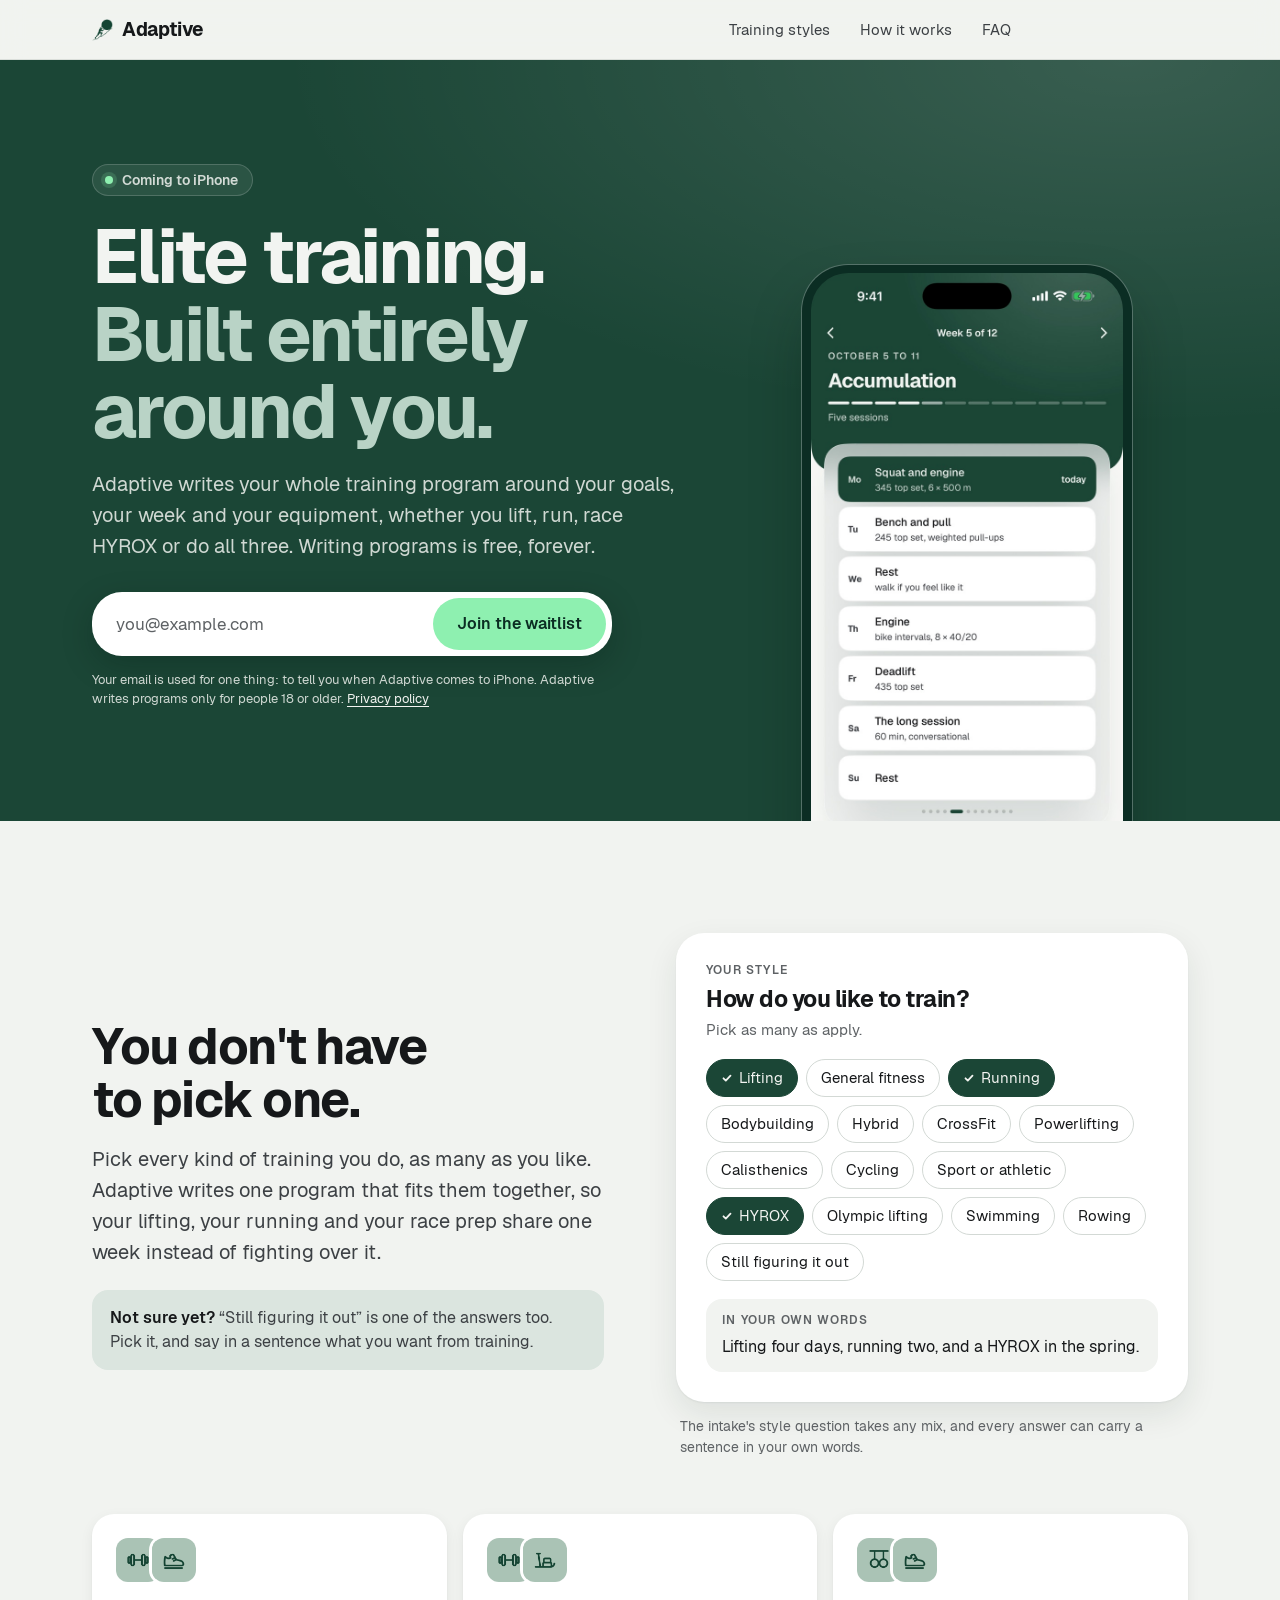
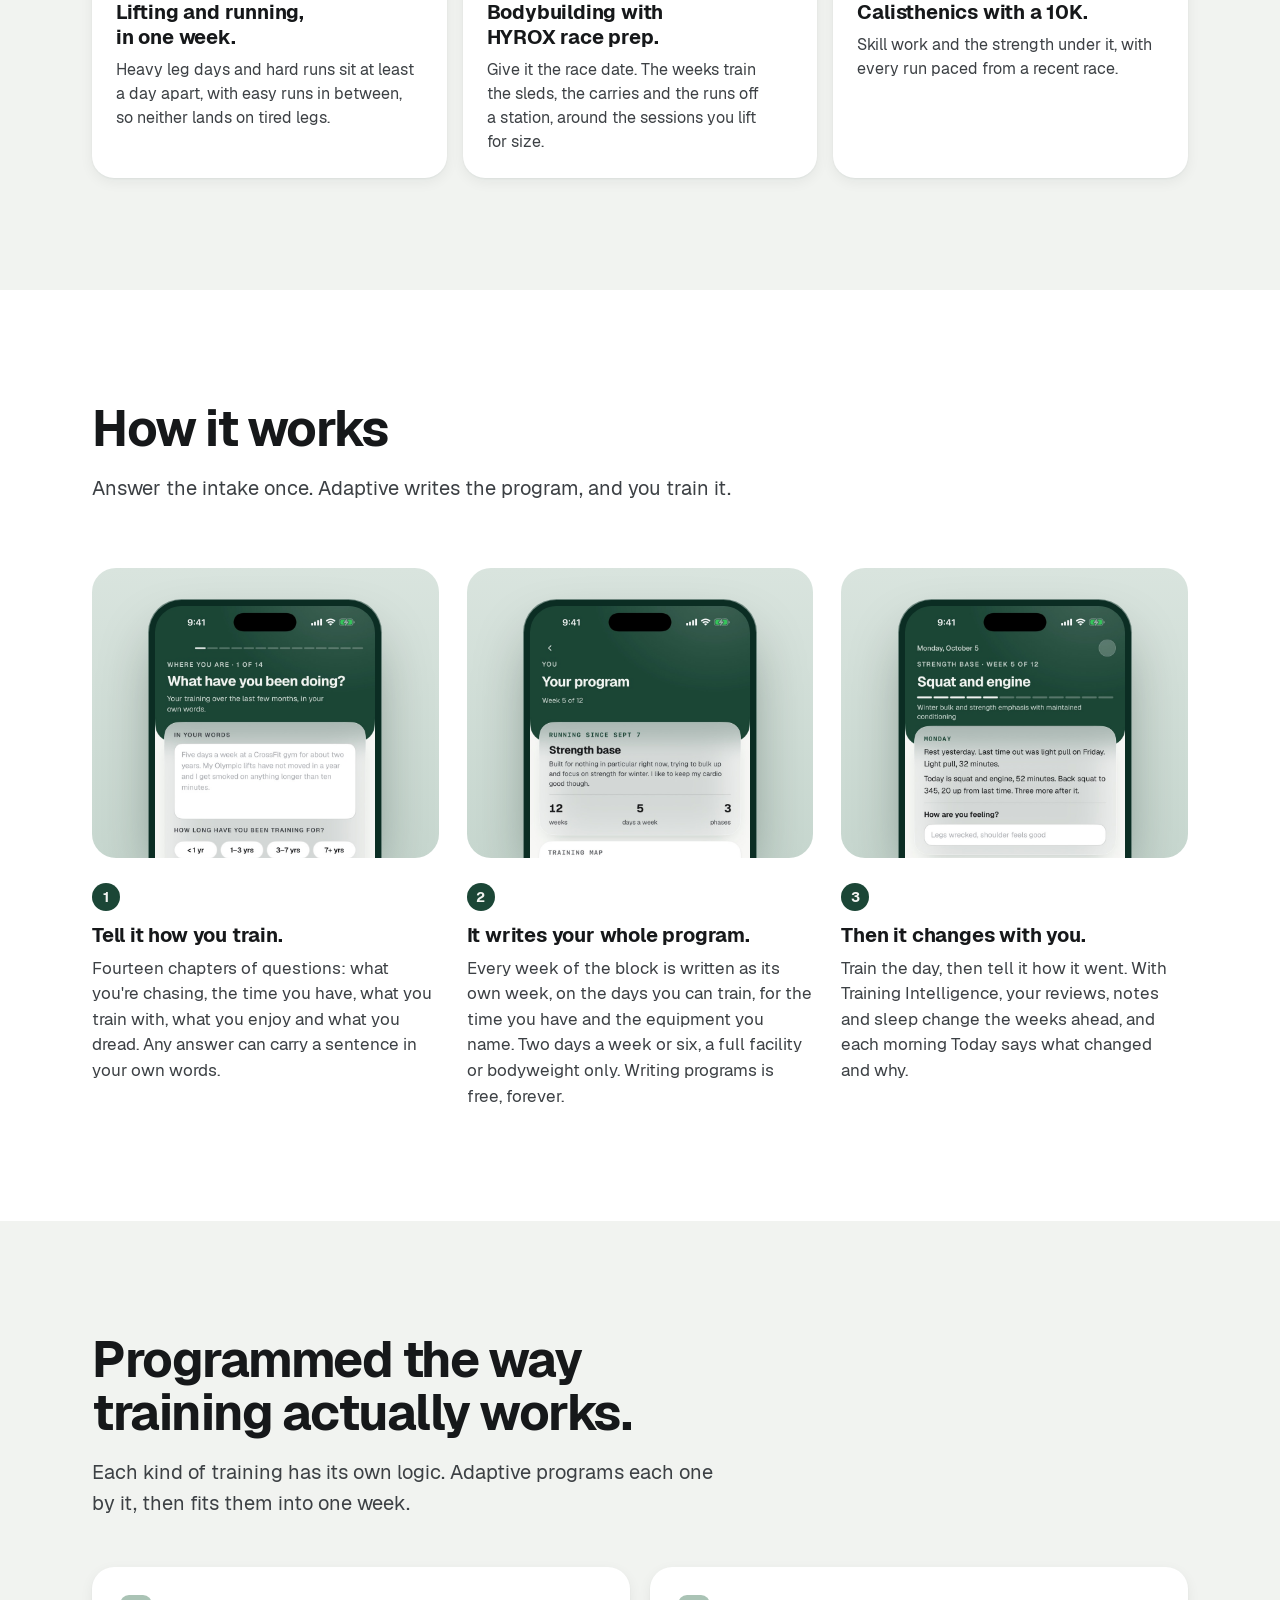
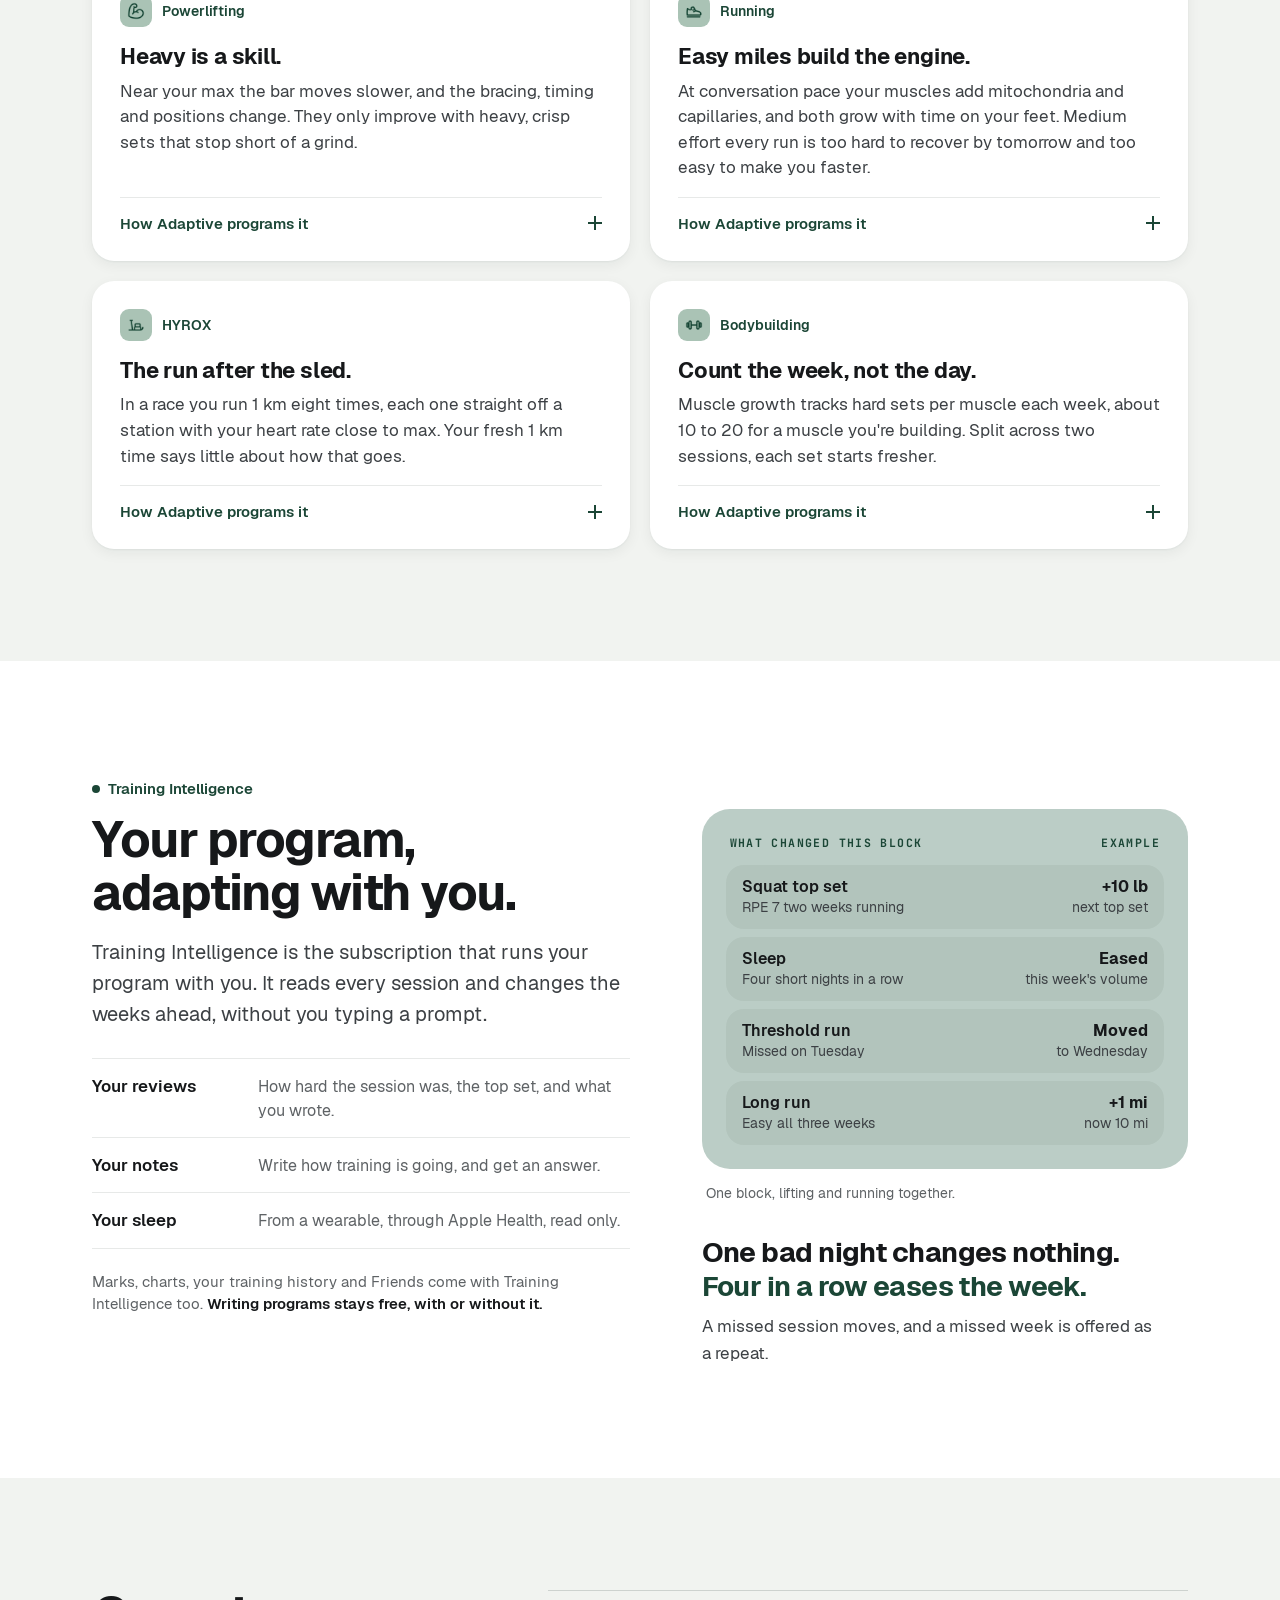
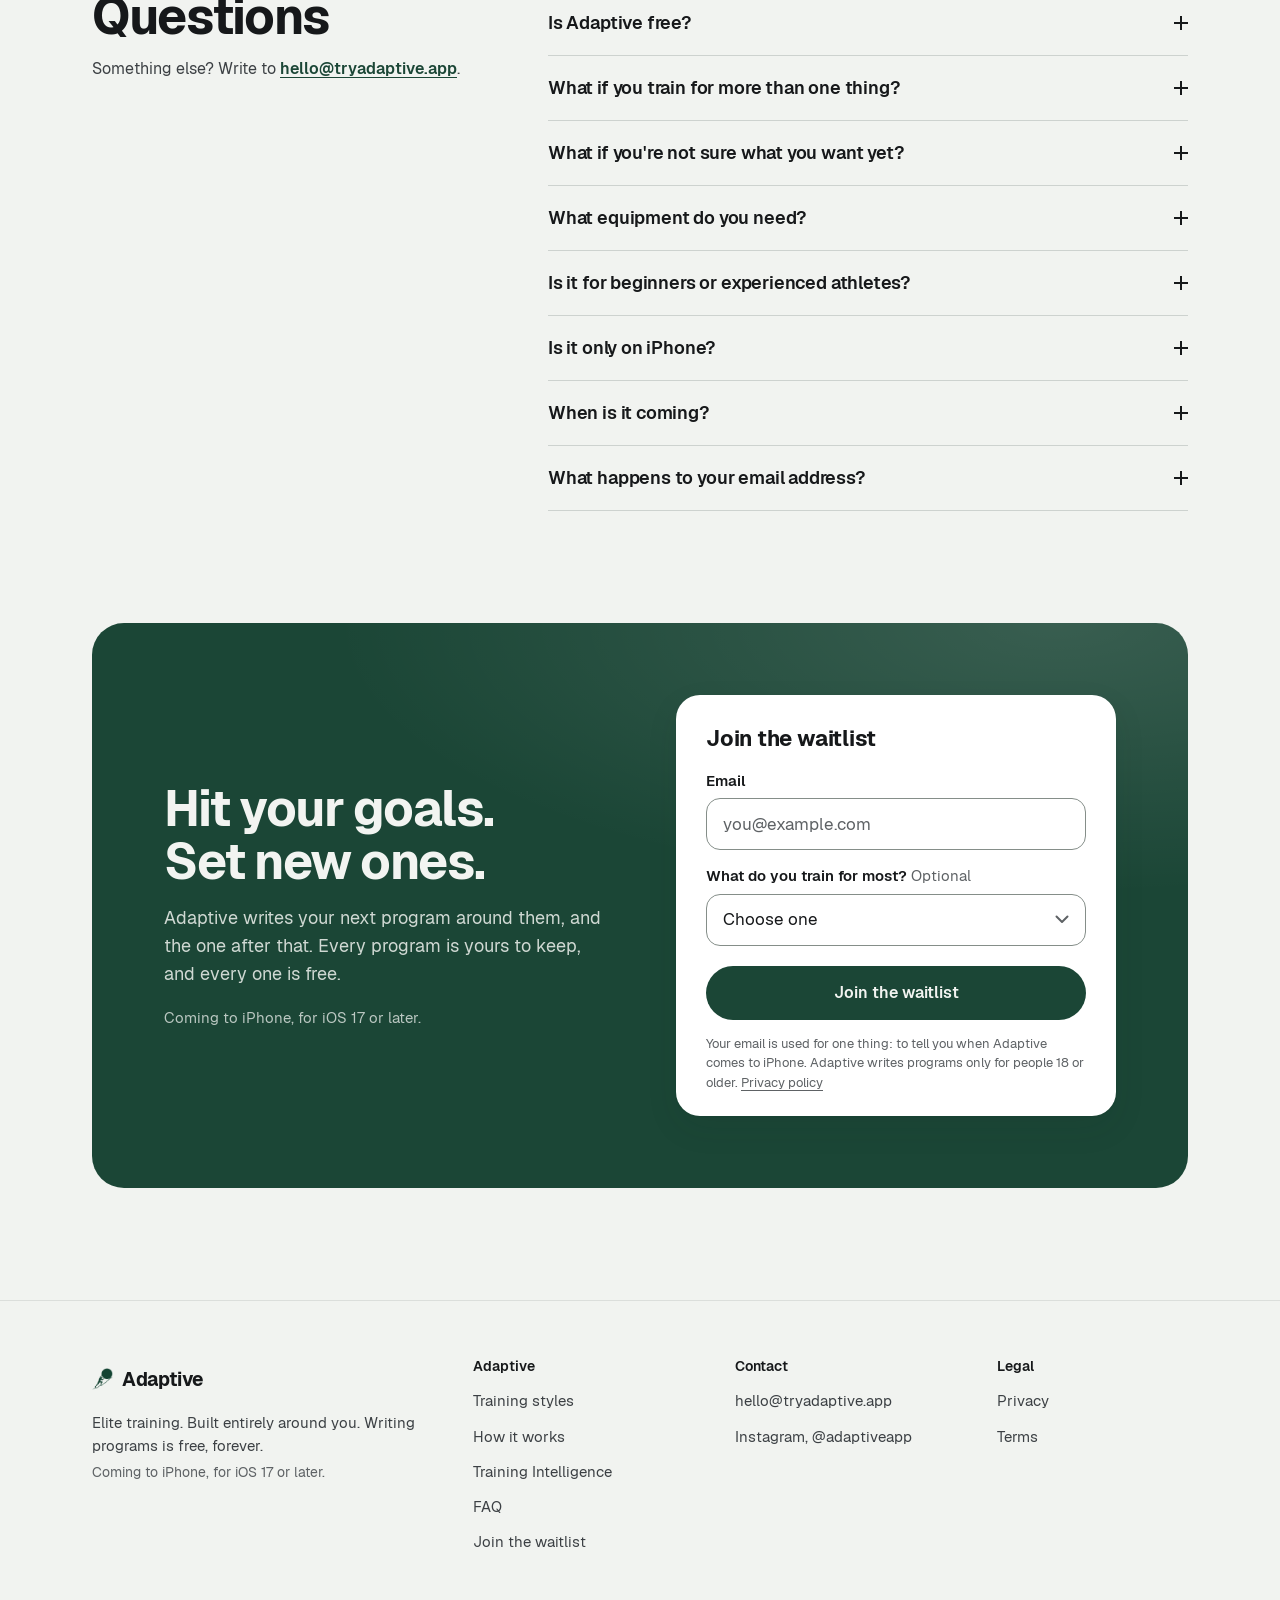
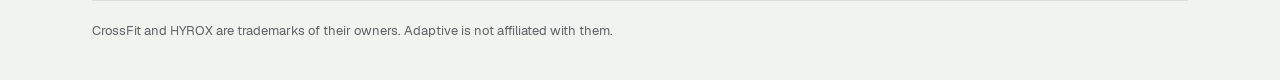
<file: index.html>
<!doctype html>
<html lang="en">
<head>
<meta charset="utf-8">
<meta name="viewport" content="width=device-width, initial-scale=1">
<title>Adaptive · Elite training, built entirely around you</title>
<meta name="description" content="Adaptive writes one training program around you, for any mix of lifting, running, HYROX, CrossFit and more. Writing programs is free, forever. Coming to iPhone.">
<meta name="robots" content="index,follow">
<link rel="canonical" href="https://tryadaptive.app/">
<meta property="og:url" content="https://tryadaptive.app/">
<meta name="theme-color" content="#f1f3f0">
<meta name="color-scheme" content="light">
<meta property="og:type" content="website">
<meta property="og:site_name" content="Adaptive">
<meta property="og:title" content="Adaptive · Elite training, built entirely around you">
<meta property="og:description" content="Adaptive writes one training program around you, for any mix of lifting, running, HYROX, CrossFit and more. Writing programs is free, forever. Coming to iPhone.">
<meta property="og:image" content="https://tryadaptive.app/assets/og/adaptive-og.png">
<meta property="og:image:type" content="image/png">
<meta property="og:image:width" content="1200">
<meta property="og:image:height" content="630">
<meta property="og:image:alt" content="Adaptive. Elite training, built entirely around you.">
<meta name="twitter:card" content="summary_large_image">
<meta name="twitter:title" content="Adaptive · Elite training, built entirely around you">
<meta name="twitter:description" content="Adaptive writes one training program around you, for any mix of lifting, running, HYROX, CrossFit and more. Writing programs is free, forever. Coming to iPhone.">
<meta name="twitter:image" content="https://tryadaptive.app/assets/og/adaptive-og.png">
<meta name="twitter:image:alt" content="Adaptive. Elite training, built entirely around you.">
<link rel="icon" href="assets/icons/favicon.ico" sizes="32x32">
<link rel="icon" type="image/png" sizes="32x32" href="assets/icons/favicon-32.png">
<link rel="icon" type="image/png" sizes="16x16" href="assets/icons/favicon-16.png">
<link rel="apple-touch-icon" href="assets/icons/apple-touch-icon.png">
<link rel="stylesheet" href="styles.css">
<noscript><style>.wl{display:none}</style></noscript>
<script src="form.js" defer></script>
</head>
<body class="home">
<a class="skip" href="#main">Skip to content</a>
<header class="bar"><div class="wrap bar-in"><a class="brand" href="./"><img src="assets/logo/adaptive-mark-green.png" width="21" height="22" alt=""><span>Adaptive</span></a><nav class="nav" aria-label="Sections"><a href="#range">Training styles</a><a href="#how">How it works</a><a href="#faq">FAQ</a></nav><a class="pill-cta" data-cta href="#join">Join the waitlist</a></div></header>
<main id="main">
<section class="hero" id="top" aria-labelledby="hero-title"><div class="wrap hero-in">
<div class="hero-copy">
<p class="badge" data-prelaunch><span class="dot" aria-hidden="true"></span>Coming to iPhone</p>
<h1 id="hero-title">Elite training. <span class="accent">Built entirely around you.</span></h1>
<p class="lede">Adaptive writes your whole training program around your goals, your week and your equipment, whether you lift, run, race HYROX or do all three. Writing programs is free, forever.</p>
<div class="join join-inline" id="hero-form" data-join>
<form class="wl" data-waitlist method="post" novalidate aria-label="Join the waitlist">
<div class="wl-row"><label for="hero-email" class="sr-only">Email</label><input id="hero-email" name="email" type="email" required autocomplete="email" inputmode="email" autocapitalize="off" autocorrect="off" spellcheck="false" maxlength="254" enterkeyhint="go" placeholder="you@example.com" aria-describedby="hero-msg"><button type="submit" class="btn" disabled>Join the waitlist</button></div>
<div class="hp" aria-hidden="true"><label for="hero-website">Leave this empty</label><input id="hero-website" name="website" type="text" tabindex="-1" autocomplete="off"></div>
<p class="wl-msg" id="hero-msg" role="status" aria-live="polite" data-msg></p>
<p class="fine">Your email is used for one thing: to tell you when Adaptive comes to iPhone. Adaptive writes programs only for people 18 or older. <a href="https://maxcasella.github.io/adaptive-legal/privacy.html#the-waitlist">Privacy policy</a></p>
</form>
<noscript><p class="nojs">The waitlist needs JavaScript. Turn it on and reload to join.</p></noscript>
<div class="joined" data-joined hidden>
<h2 tabindex="-1">You&#x27;re on the waitlist.</h2>
<p>Adaptive will email <span data-joined-email></span> when it comes to iPhone.</p>
<button type="button" class="linkish" data-again>Use a different address</button>
<p>Follow along on Instagram, <a href="https://www.instagram.com/adaptiveapp/">@adaptiveapp</a>.</p>
</div>
</div>
</div>
<div class="hero-shot"><div class="device"><img src="assets/screens/02-program-screen.jpg" width="680" height="1404" alt="The Program tab in Adaptive: week 5 of 12, Accumulation, with five sessions laid out from Monday to Sunday." decoding="async" fetchpriority="high"></div></div>
</div></section>
<section class="section range" id="range" aria-labelledby="range-title"><div class="wrap">
<div class="split">
<div class="section-head">
<h2 id="range-title">You don&#x27;t have to pick one.</h2>
<p class="lede">Pick every kind of training you do, as many as you like. Adaptive writes one program that fits them together, so your lifting, your running and your race prep share one week instead of fighting over it.</p>
<p class="unsure"><b>Not sure yet?</b> “Still figuring it out” is one of the answers too. Pick it, and say in a sentence what you want from training.</p>
</div>
<figure class="intake">
<div class="intake-card">
<p class="ic-kicker">Your style</p>
<p class="ic-title">How do you like to train?</p>
<p class="ic-sub">Pick as many as apply.</p>
<ul class="chips" role="list"><li class="chip on"><svg class="ck" viewBox="0 0 12 12" width="12" height="12" aria-hidden="true" focusable="false"><path d="M2.5 6.3l2.3 2.3 4.7-5" fill="none" stroke="currentColor" stroke-width="1.8" stroke-linecap="round" stroke-linejoin="round"/></svg>Lifting<span class="sr-only">, picked</span></li><li class="chip">General fitness</li><li class="chip on"><svg class="ck" viewBox="0 0 12 12" width="12" height="12" aria-hidden="true" focusable="false"><path d="M2.5 6.3l2.3 2.3 4.7-5" fill="none" stroke="currentColor" stroke-width="1.8" stroke-linecap="round" stroke-linejoin="round"/></svg>Running<span class="sr-only">, picked</span></li><li class="chip">Bodybuilding</li><li class="chip">Hybrid</li><li class="chip">CrossFit</li><li class="chip">Powerlifting</li><li class="chip">Calisthenics</li><li class="chip">Cycling</li><li class="chip">Sport or athletic</li><li class="chip on"><svg class="ck" viewBox="0 0 12 12" width="12" height="12" aria-hidden="true" focusable="false"><path d="M2.5 6.3l2.3 2.3 4.7-5" fill="none" stroke="currentColor" stroke-width="1.8" stroke-linecap="round" stroke-linejoin="round"/></svg>HYROX<span class="sr-only">, picked</span></li><li class="chip">Olympic lifting</li><li class="chip">Swimming</li><li class="chip">Rowing</li><li class="chip">Still figuring it out</li></ul>
<div class="ic-words"><p class="ic-label">In your own words</p><p class="ic-text">Lifting four days, running two, and a HYROX in the spring.</p></div>
</div>
<figcaption>The intake&#x27;s style question takes any mix, and every answer can carry a sentence in your own words.</figcaption>
</figure>
</div>
<ul class="blends" role="list" aria-label="Three of the many mixes"><li class="blend"><div class="tiles" aria-hidden="true"><img class="tile" src="assets/styles/bodybuilding.png" width="40" height="40" alt="" loading="lazy" decoding="async"><img class="tile" src="assets/styles/running.png" width="40" height="40" alt="" loading="lazy" decoding="async"></div><h3>Lifting and running, in one week.</h3><p>Heavy leg days and hard runs sit at least a day apart, with easy runs in between, so neither lands on tired legs.</p></li><li class="blend"><div class="tiles" aria-hidden="true"><img class="tile" src="assets/styles/bodybuilding.png" width="40" height="40" alt="" loading="lazy" decoding="async"><img class="tile" src="assets/styles/hyrox.png" width="40" height="40" alt="" loading="lazy" decoding="async"></div><h3>Bodybuilding with HYROX race prep.</h3><p>Give it the race date. The weeks train the sleds, the carries and the runs off a station, around the sessions you lift for size.</p></li><li class="blend"><div class="tiles" aria-hidden="true"><img class="tile" src="assets/styles/calisthenics.png" width="40" height="40" alt="" loading="lazy" decoding="async"><img class="tile" src="assets/styles/running.png" width="40" height="40" alt="" loading="lazy" decoding="async"></div><h3>Calisthenics with a 10K.</h3><p>Skill work and the strength under it, with every run paced from a recent race.</p></li></ul>
</div></section>
<section class="section how" id="how" aria-labelledby="how-title"><div class="wrap">
<div class="section-head">
<h2 id="how-title">How it works</h2>
<p class="lede">Answer the intake once. Adaptive writes the program, and you train it.</p>
</div>
<ol class="steps" role="list"><li class="step"><div class="step-shot"><div class="device device-sm"><img src="assets/screens/01-intake-screen.jpg" width="680" height="1404" alt="The first intake question in Adaptive, What have you been doing?, answered in the athlete&#x27;s own words." loading="lazy" decoding="async"></div></div><div class="step-text"><span class="step-n" aria-hidden="true">1</span><h3>Tell it how you train.</h3><p>Fourteen chapters of questions: what you&#x27;re chasing, the time you have, what you train with, what you enjoy and what you dread. Any answer can carry a sentence in your own words.</p></div></li><li class="step"><div class="step-shot"><div class="device device-sm"><img src="assets/screens/04-yourprogram-screen.jpg" width="680" height="1404" alt="Your program in Adaptive: a twelve week strength base, five days a week in three phases, with a training map from strength to mobility." loading="lazy" decoding="async"></div></div><div class="step-text"><span class="step-n" aria-hidden="true">2</span><h3>It writes your whole program.</h3><p>Every week of the block is written as its own week, on the days you can train, for the time you have and the equipment you name. Two days a week or six, a full facility or bodyweight only. Writing programs is free, forever.</p></div></li><li class="step"><div class="step-shot"><div class="device device-sm"><img src="assets/screens/03-today-screen.jpg" width="680" height="1404" alt="Today in Adaptive: Monday&#x27;s squat and engine session, with a note on what changed since last time." loading="lazy" decoding="async"></div></div><div class="step-text"><span class="step-n" aria-hidden="true">3</span><h3>Then it changes with you.</h3><p>Train the day, then tell it how it went. With Training Intelligence, your reviews, notes and sleep change the weeks ahead, and each morning Today says what changed and why.</p></div></li></ol>
</div></section>
<section class="section principles" id="principles" aria-labelledby="principles-title"><div class="wrap">
<div class="section-head">
<h2 id="principles-title">Programmed the way training actually works.</h2>
<p class="lede">Each kind of training has its own logic. Adaptive programs each one by it, then fits them into one week.</p>
</div>
<ul class="ideas" role="list"><li class="idea"><p class="idea-style"><img class="tile" src="assets/styles/powerlifting.png" width="32" height="32" alt="" loading="lazy" decoding="async">Powerlifting</p><h3>Heavy is a skill.</h3><p class="idea-lead">Near your max the bar moves slower, and the bracing, timing and positions change. They only improve with heavy, crisp sets that stop short of a grind.</p><details><summary><span>How Adaptive programs it<span class="sr-only">: Heavy is a skill.</span></span></summary><p>Adaptive writes the block from its training principles, from RPE loading to how a taper should run. Volume comes down as the bar gets heavier, and in the last two weeks it drops while the bar stays heavy, so the fatigue clears.</p></details></li><li class="idea"><p class="idea-style"><img class="tile" src="assets/styles/running.png" width="32" height="32" alt="" loading="lazy" decoding="async">Running</p><h3>Easy miles build the engine.</h3><p class="idea-lead">At conversation pace your muscles add mitochondria and capillaries, and both grow with time on your feet. Medium effort every run is too hard to recover by tomorrow and too easy to make you faster.</p><details><summary><span>How Adaptive programs it<span class="sr-only">: Easy miles build the engine.</span></span></summary><p>Adaptive sets your paces from a recent race, and about 80% of your running stays easy. Programs for runners keep some strength work in the week.</p></details></li><li class="idea"><p class="idea-style"><img class="tile" src="assets/styles/hyrox.png" width="32" height="32" alt="" loading="lazy" decoding="async">HYROX</p><h3>The run after the sled.</h3><p class="idea-lead">In a race you run 1 km eight times, each one straight off a station with your heart rate close to max. Your fresh 1 km time says little about how that goes.</p><details><summary><span>How Adaptive programs it<span class="sr-only">: The run after the sled.</span></span></summary><p>Adaptive starts runs straight off a station, practices sleds and carries at race weight, and saves full simulations for once or twice a program.</p></details></li><li class="idea"><p class="idea-style"><img class="tile" src="assets/styles/bodybuilding.png" width="32" height="32" alt="" loading="lazy" decoding="async">Bodybuilding</p><h3>Count the week, not the day.</h3><p class="idea-lead">Muscle growth tracks hard sets per muscle each week, about 10 to 20 for a muscle you&#x27;re building. Split across two sessions, each set starts fresher.</p><details><summary><span>How Adaptive programs it<span class="sr-only">: Count the week, not the day.</span></span></summary><p>Adaptive counts hard sets for every muscle each week and keeps each one in its growth range, split across at least two sessions.</p></details></li></ul>
</div></section>
<section class="section ti" id="training-intelligence" aria-labelledby="ti-title"><div class="wrap ti-in">
<div class="ti-copy">
<p class="ti-name">Training Intelligence</p>
<h2 id="ti-title">Your program, adapting with you.</h2>
<p class="lede">Training Intelligence is the subscription that runs your program with you. It reads every session and changes the weeks ahead, without you typing a prompt.</p>
<ul class="reads" role="list"><li><b>Your reviews</b><span>How hard the session was, the top set, and what you wrote.</span></li><li><b>Your notes</b><span>Write how training is going, and get an answer.</span></li><li><b>Your sleep</b><span>From a wearable, through Apple Health, read only.</span></li></ul>
<p class="ti-small">Marks, charts, your training history and Friends come with Training Intelligence too. <b>Writing programs stays free, with or without it.</b></p>
</div>
<div class="ti-side">
<figure class="ti-card">
<div class="sage-card">
<div class="card-head"><p class="label">What changed this block</p><span class="tag">Example</span></div>
<ul class="rows" role="list"><li class="row"><span class="rl"><span class="rt">Squat top set</span><span class="rs">RPE 7 two weeks running</span></span><span class="rr"><span class="rv">+10 lb</span><span class="rd">next top set</span></span></li><li class="row"><span class="rl"><span class="rt">Sleep</span><span class="rs">Four short nights in a row</span></span><span class="rr"><span class="rv">Eased</span><span class="rd">this week&#x27;s volume</span></span></li><li class="row"><span class="rl"><span class="rt">Threshold run</span><span class="rs">Missed on Tuesday</span></span><span class="rr"><span class="rv">Moved</span><span class="rd">to Wednesday</span></span></li><li class="row"><span class="rl"><span class="rt">Long run</span><span class="rs">Easy all three weeks</span></span><span class="rr"><span class="rv">+1 mi</span><span class="rd">now 10 mi</span></span></li></ul>
</div>
<figcaption>One block, lifting and running together.</figcaption>
</figure>
<p class="ti-line">One bad night changes nothing. <span>Four in a row eases the week.</span></p>
<p class="ti-missed">A missed session moves, and a missed week is offered as a repeat.</p>
</div>
</div></section>
<section class="section faq" id="faq" aria-labelledby="faq-title"><div class="wrap faq-in">
<div class="faq-head">
<h2 id="faq-title">Questions</h2>
<p>Something else? Write to <a href="mailto:hello@tryadaptive.app">hello@tryadaptive.app</a>.</p>
</div>
<div class="faq-list"><details class="qa"><summary><h3>Is Adaptive free?</h3></summary><div class="qa-body"><p>Writing programs is free, forever: the intake, your first program, a new one whenever you ask, and the one after a block ends.</p><p>Training Intelligence, the part that changes your program as you train, is an optional subscription. Writing programs stays free whether or not you subscribe.</p></div></details><details class="qa"><summary><h3>What if you train for more than one thing?</h3></summary><div class="qa-body"><p>Pick all of them. The intake asks how you like to train and takes as many answers as you like, from lifting and running to HYROX, cycling and swimming.</p><p>Adaptive writes one program for the whole mix, with every session placed against the rest of the week.</p></div></details><details class="qa"><summary><h3>What if you&#x27;re not sure what you want yet?</h3></summary><div class="qa-body"><p>Pick “Still figuring it out” and say in a sentence or two what you want from training. Adaptive writes the program from your answers.</p></div></details><details class="qa"><summary><h3>What equipment do you need?</h3></summary><div class="qa-body"><p>Whatever you have. The program is written for the equipment you name, from a full facility down to kettlebells only or bodyweight only.</p></div></details><details class="qa"><summary><h3>Is it for beginners or experienced athletes?</h3></summary><div class="qa-body"><p>Adaptive is for people who already train: strength, hybrid training, running from 5K to the marathon, and HYROX. It also writes programs for older beginners who are new to lifting.</p><p>The intake asks how hard the program should be, starting at gentle. Adaptive writes programs only for people 18 or older.</p></div></details><details class="qa"><summary><h3>Is it only on iPhone?</h3></summary><div class="qa-body"><p>Yes. Adaptive is an iPhone app, for iOS 17 or later.</p></div></details><details class="qa" data-prelaunch><summary><h3>When is it coming?</h3></summary><div class="qa-body"><p>Adaptive is coming to iPhone. Join the waitlist and you will get an email when it does.</p></div></details><details class="qa" data-prelaunch><summary><h3>What happens to your email address?</h3></summary><div class="qa-body"><p>It is used for one thing: to tell you when Adaptive comes to iPhone. The list is kept on Adaptive&#x27;s own server, never sold or shared, and deleted once everyone on it has been told.</p><p>To come off it sooner, email <a href="mailto:hello@tryadaptive.app">hello@tryadaptive.app</a>. The <a href="https://maxcasella.github.io/adaptive-legal/privacy.html#the-waitlist">privacy policy</a> has the details.</p></div></details></div>
</div></section>
<section class="section join-sec" id="join" aria-labelledby="join-title"><div class="wrap">
<div class="join-panel">
<div class="join-copy">
<h2 id="join-title">Hit your goals. Set new ones.</h2>
<p>Adaptive writes your next program around them, and the one after that. Every program is yours to keep, and every one is free.</p>
<p class="coming" data-prelaunch>Coming to iPhone, for iOS 17 or later.</p>
</div>
<div class="join join-card" id="cta-form" data-join>
<h3 class="join-head" id="cta-title">Join the waitlist</h3>
<form class="wl" data-waitlist method="post" novalidate aria-labelledby="cta-title">
<div class="fld"><label for="cta-email">Email</label><input id="cta-email" name="email" type="email" required autocomplete="email" inputmode="email" autocapitalize="off" autocorrect="off" spellcheck="false" maxlength="254" enterkeyhint="go" placeholder="you@example.com" aria-describedby="cta-msg"></div>
<div class="fld"><label for="cta-style">What do you train for most? <span class="opt">Optional</span></label><select id="cta-style" name="style"><option value="">Choose one</option><option value="powerlifting">Powerlifting</option><option value="bodybuilding">Bodybuilding</option><option value="running">Running</option><option value="hyrox">HYROX</option><option value="crossfit">CrossFit</option><option value="calisthenics">Calisthenics</option><option value="hybrid">Hybrid, or a mix</option><option value="athletic">Athletic performance</option><option value="other">Something else</option></select></div>
<div class="hp" aria-hidden="true"><label for="cta-website">Leave this empty</label><input id="cta-website" name="website" type="text" tabindex="-1" autocomplete="off"></div>
<button type="submit" class="btn" disabled>Join the waitlist</button>
<p class="wl-msg" id="cta-msg" role="status" aria-live="polite" data-msg></p>
<p class="fine">Your email is used for one thing: to tell you when Adaptive comes to iPhone. Adaptive writes programs only for people 18 or older. <a href="https://maxcasella.github.io/adaptive-legal/privacy.html#the-waitlist">Privacy policy</a></p>
</form>
<noscript><p class="nojs">The waitlist needs JavaScript. Turn it on and reload to join.</p></noscript>
<div class="joined" data-joined hidden>
<h3 tabindex="-1">You&#x27;re on the waitlist.</h3>
<p>Adaptive will email <span data-joined-email></span> when it comes to iPhone.</p>
<button type="button" class="linkish" data-again>Use a different address</button>
<p>Follow along on Instagram, <a href="https://www.instagram.com/adaptiveapp/">@adaptiveapp</a>.</p>
</div>
</div>
</div>
</div></section>
</main>
<footer class="site-foot"><div class="wrap">
<div class="foot-grid">
<div class="foot-brand"><a class="brand" href="#top"><img src="assets/logo/adaptive-mark-green.png" width="21" height="22" alt=""><span>Adaptive</span></a><p>Elite training. Built entirely around you. Writing programs is free, forever.</p><p class="coming" data-prelaunch>Coming to iPhone, for iOS 17 or later.</p></div>
<nav aria-label="Adaptive"><p class="foot-h">Adaptive</p><ul role="list"><li><a href="#range">Training styles</a></li><li><a href="#how">How it works</a></li><li><a href="#training-intelligence">Training Intelligence</a></li><li><a href="#faq">FAQ</a></li><li><a data-cta href="waitlist/">Join the waitlist</a></li></ul></nav>
<div><p class="foot-h">Contact</p><ul role="list"><li><a href="mailto:hello@tryadaptive.app">hello@tryadaptive.app</a></li><li><a href="https://www.instagram.com/adaptiveapp/">Instagram, @adaptiveapp</a></li></ul></div>
<nav aria-label="Legal"><p class="foot-h">Legal</p><ul role="list"><li><a href="https://maxcasella.github.io/adaptive-legal/privacy.html">Privacy</a></li><li><a href="https://maxcasella.github.io/adaptive-legal/terms.html">Terms</a></li></ul></nav>
</div>
<p class="tm">CrossFit and HYROX are trademarks of their owners. Adaptive is not affiliated with them.</p>
</div></footer>
</body>
</html>
</file>
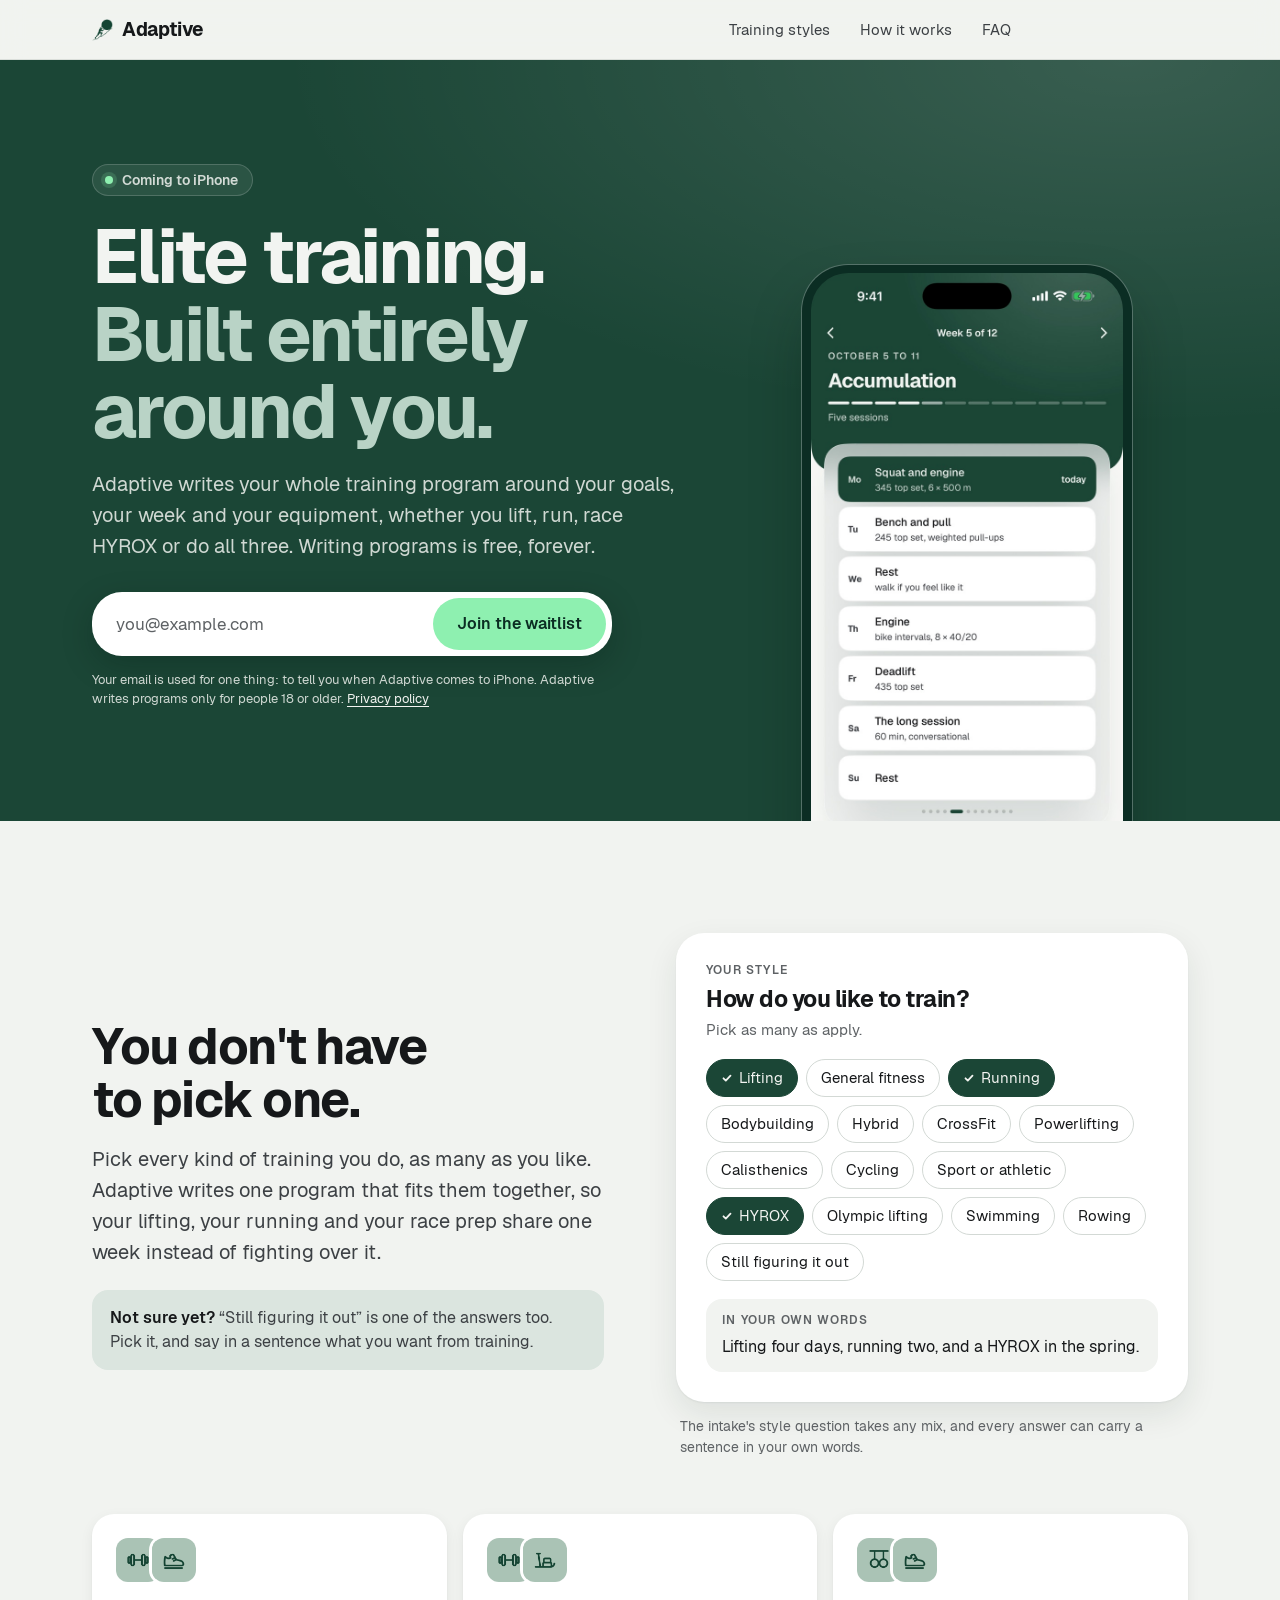
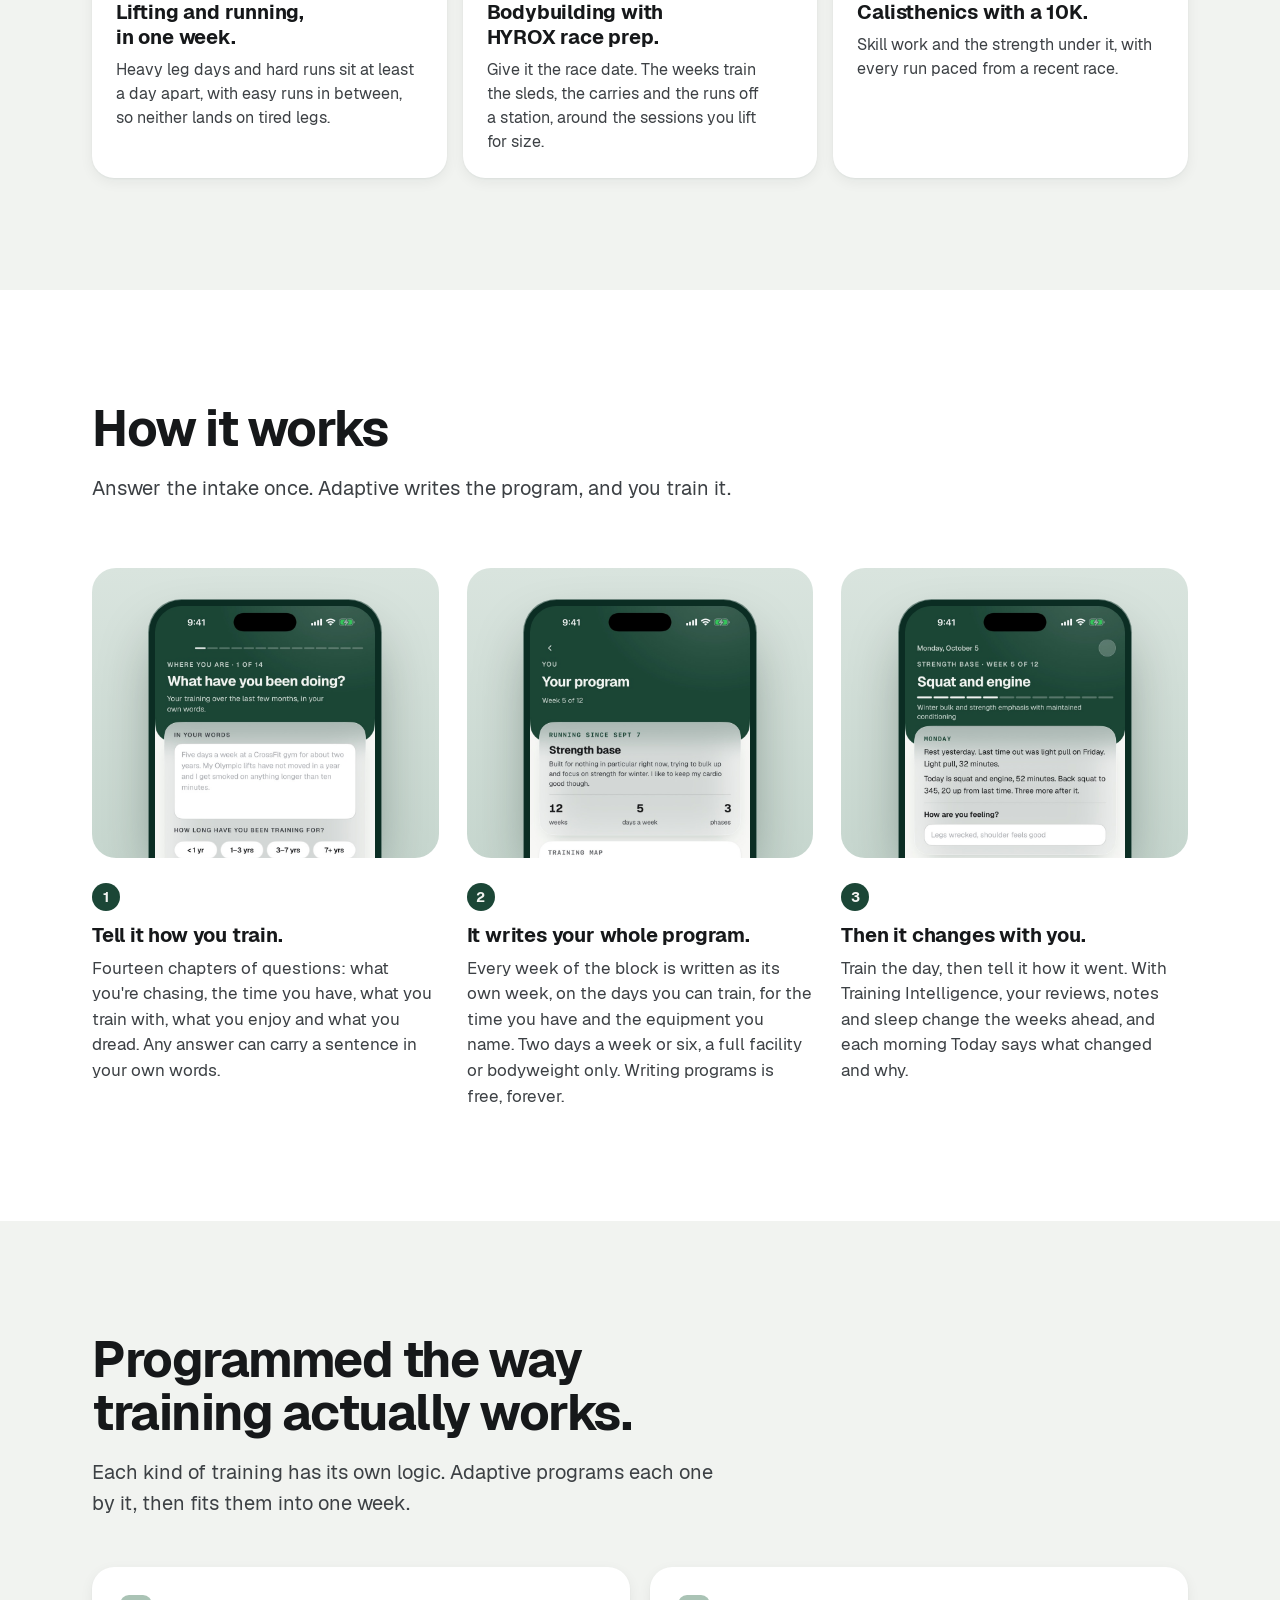
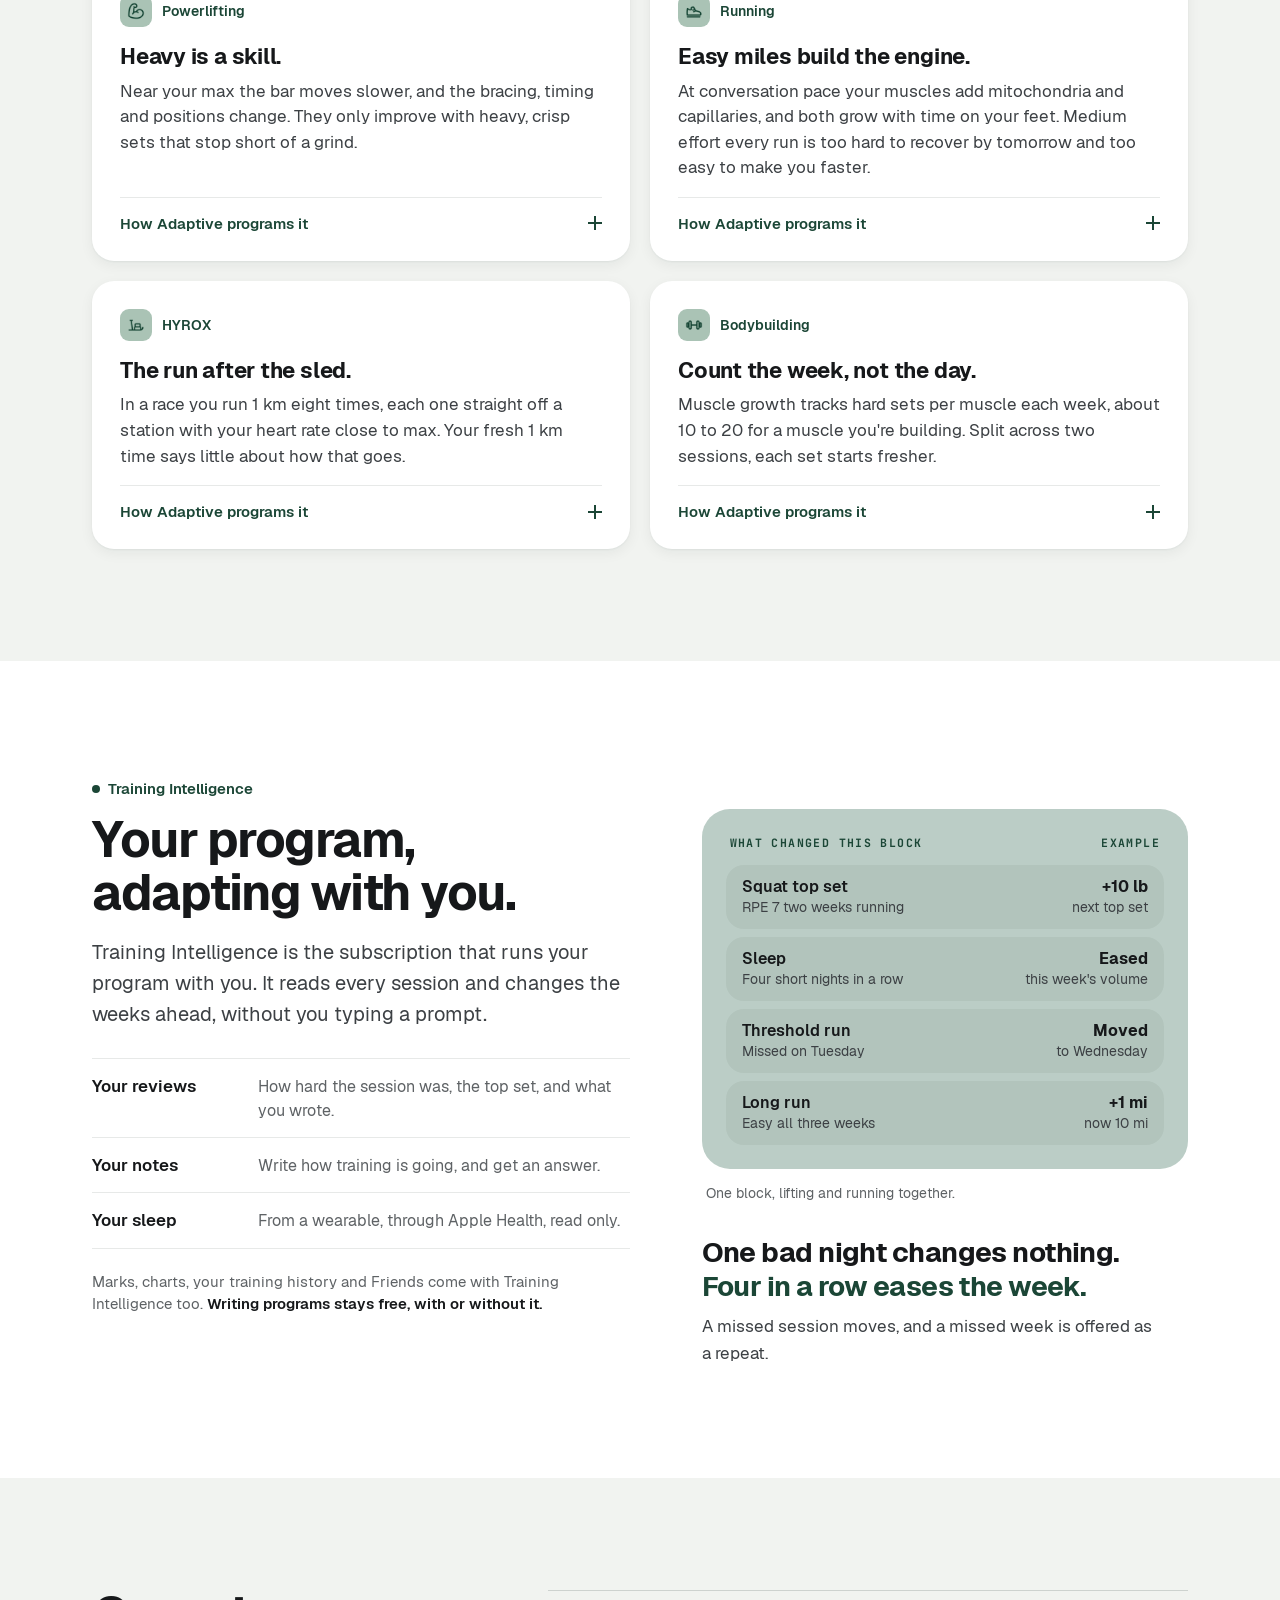
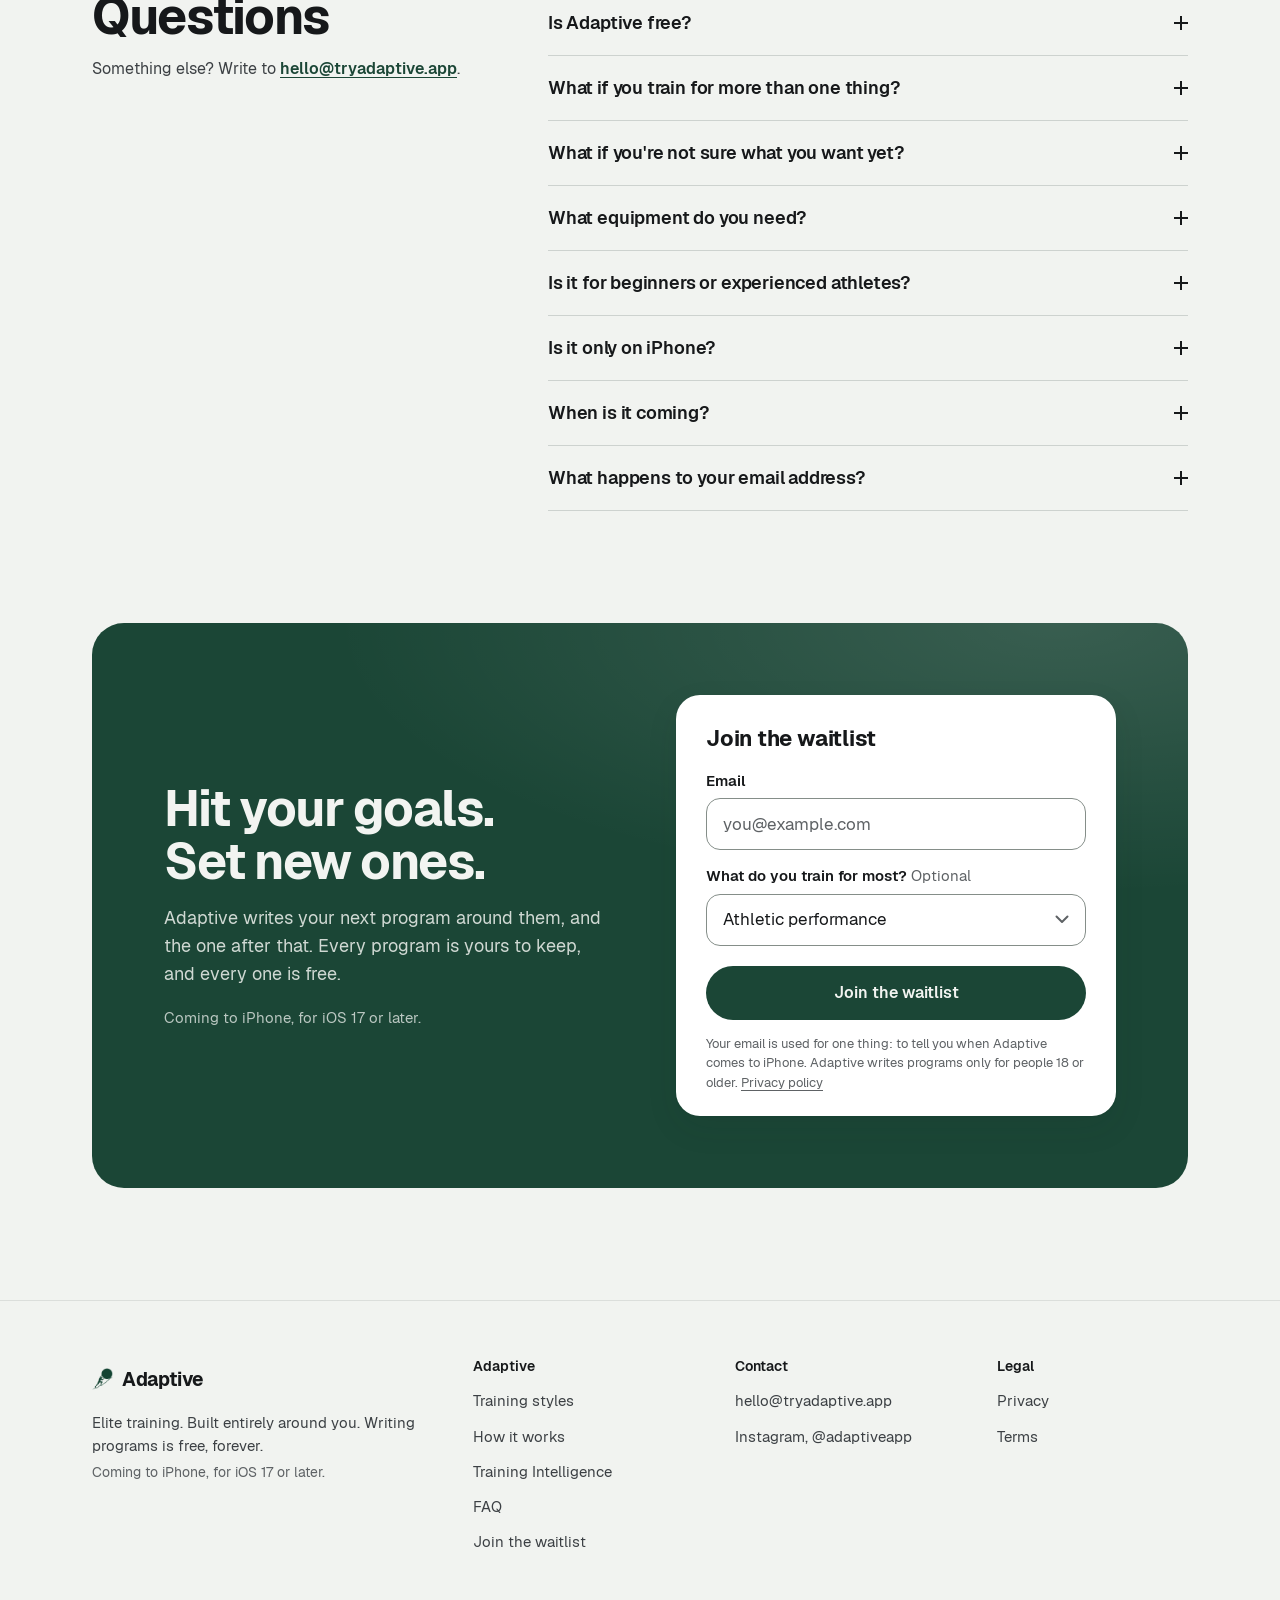
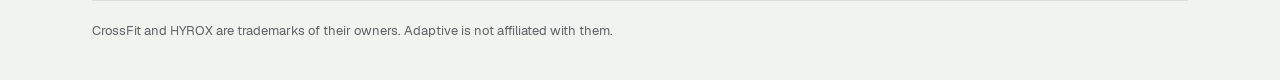
<file: athletic-performance/index.html>
<!doctype html>
<html lang="en">
<head>
<meta charset="utf-8">
<meta name="viewport" content="width=device-width, initial-scale=1">
<script>(function(){var q=new URLSearchParams(location.search);if(!q.has("style"))q.set("style","athletic");location.replace("../?"+q.toString()+"#range");})();</script>
<meta http-equiv="refresh" content="0; url=../#range">
<title>Training styles · Adaptive</title>
<meta name="description" content="Adaptive writes one training program around you, for any mix of training you do.">
<meta name="robots" content="noindex,follow">
<link rel="canonical" href="https://tryadaptive.app/">
<meta property="og:url" content="https://tryadaptive.app/">
<meta name="theme-color" content="#1b4636">
<meta name="color-scheme" content="light">
<meta property="og:type" content="website">
<meta property="og:site_name" content="Adaptive">
<meta property="og:title" content="Training styles · Adaptive">
<meta property="og:description" content="Adaptive writes one training program around you, for any mix of training you do.">
<meta property="og:image" content="https://tryadaptive.app/assets/og/adaptive-og.png">
<meta property="og:image:type" content="image/png">
<meta property="og:image:width" content="1200">
<meta property="og:image:height" content="630">
<meta property="og:image:alt" content="Adaptive. Elite training, built entirely around you.">
<meta name="twitter:card" content="summary_large_image">
<meta name="twitter:title" content="Training styles · Adaptive">
<meta name="twitter:description" content="Adaptive writes one training program around you, for any mix of training you do.">
<meta name="twitter:image" content="https://tryadaptive.app/assets/og/adaptive-og.png">
<meta name="twitter:image:alt" content="Adaptive. Elite training, built entirely around you.">
<link rel="icon" href="../assets/icons/favicon.ico" sizes="32x32">
<link rel="icon" type="image/png" sizes="32x32" href="../assets/icons/favicon-32.png">
<link rel="icon" type="image/png" sizes="16x16" href="../assets/icons/favicon-16.png">
<link rel="apple-touch-icon" href="../assets/icons/apple-touch-icon.png">
<link rel="stylesheet" href="../styles.css">
<noscript><style>.wl{display:none}</style></noscript>
<script src="../form.js" defer></script>
</head>
<body class="solo-page">
<a class="skip" href="#main">Skip to content</a>
<div class="solo">
<header class="solo-top wrap"><a class="brand brand-light" href="../"><img src="../assets/logo/adaptive-mark-white.png" width="21" height="22" alt=""><span>Adaptive</span></a><a class="handle" href="https://www.instagram.com/adaptiveapp/">@adaptiveapp</a></header>
<main id="main" class="wrap solo-main">
<div class="solo-copy">
<h1>Training styles are on the home page now.</h1>
<p class="lede">Adaptive writes one program for any mix of training you do.</p>
<p class="solo-links"><a href="../#range">See the training styles <span class="chev" aria-hidden="true">›</span></a></p>
</div>
</main>
<footer class="solo-foot wrap"><p><a href="https://maxcasella.github.io/adaptive-legal/privacy.html">Privacy</a><span class="sep" aria-hidden="true"> · </span><a href="https://maxcasella.github.io/adaptive-legal/terms.html">Terms</a><span class="sep" aria-hidden="true"> · </span><a href="https://www.instagram.com/adaptiveapp/">Instagram</a><span class="sep" aria-hidden="true"> · </span><a href="mailto:hello@tryadaptive.app">Support</a></p><p class="coming" data-prelaunch>Coming to iPhone, for iOS 17 or later.</p></footer>
</div>
</body>
</html>
</file>
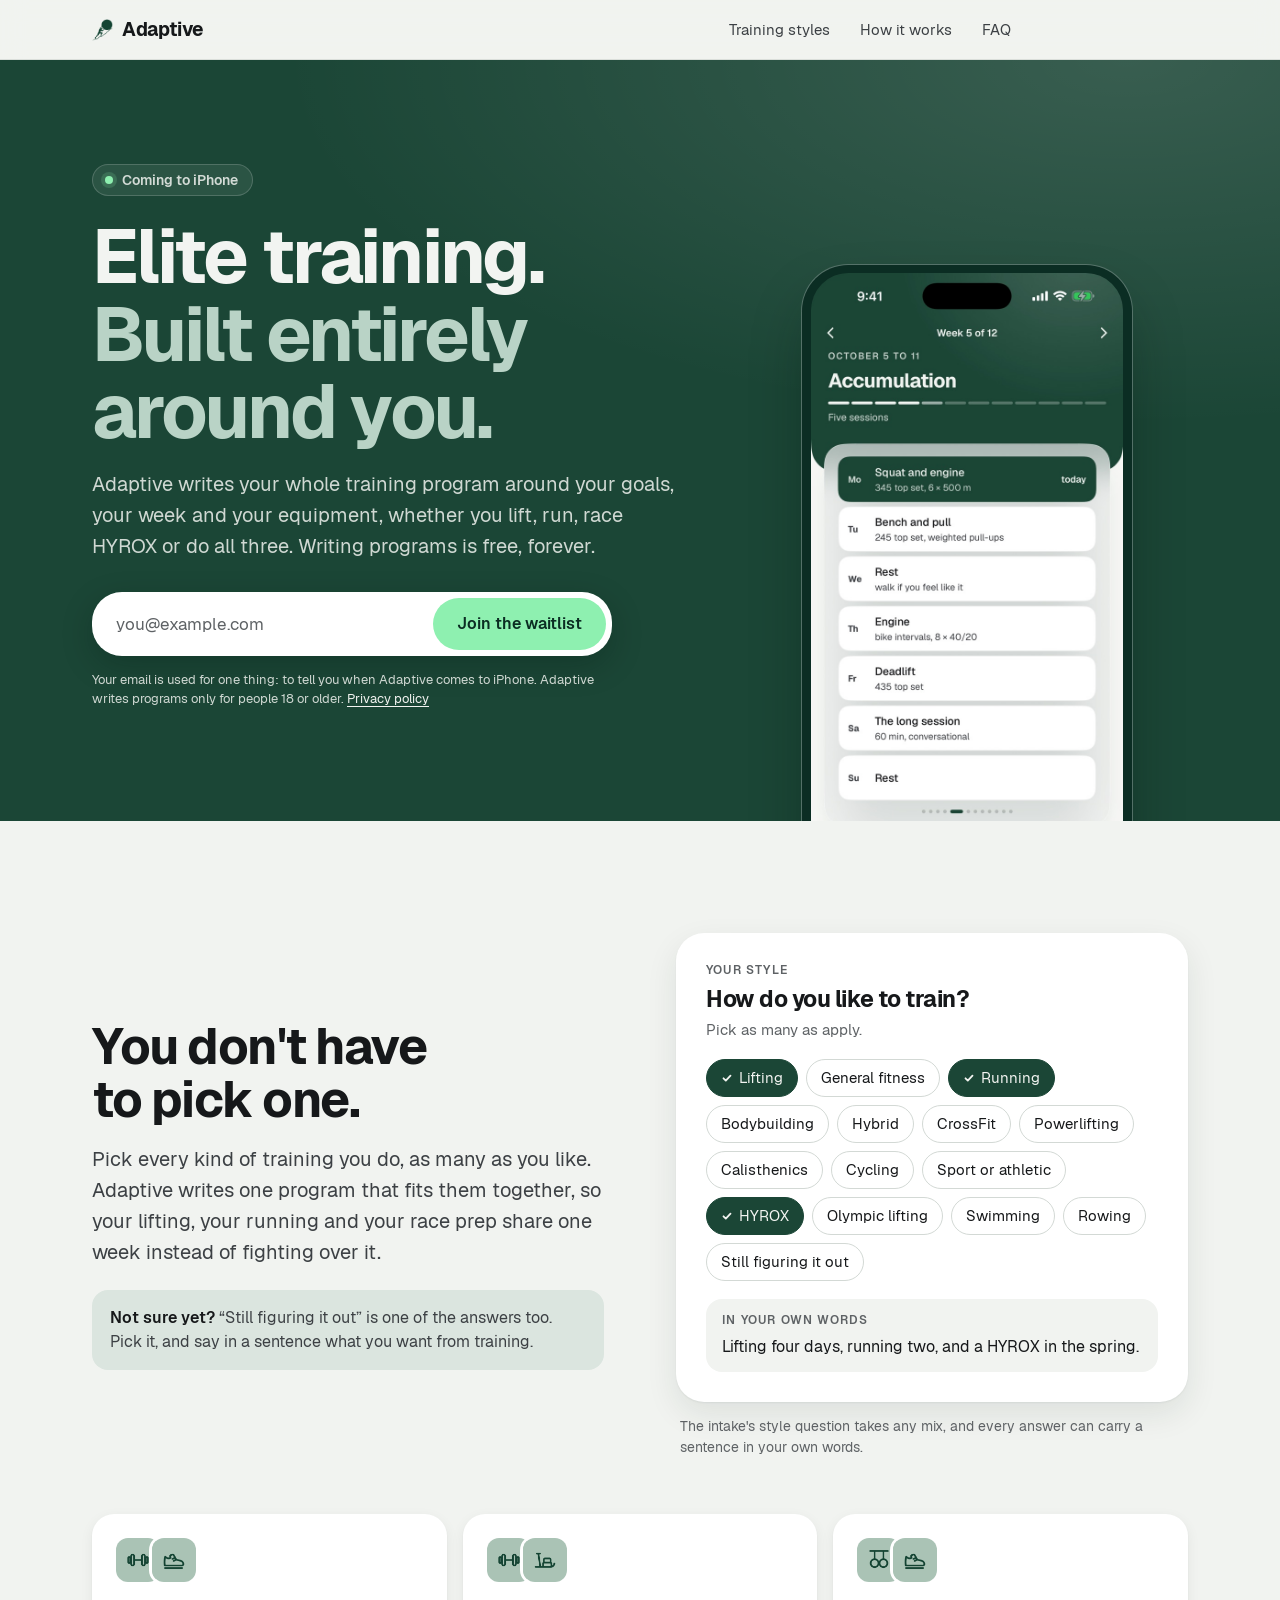
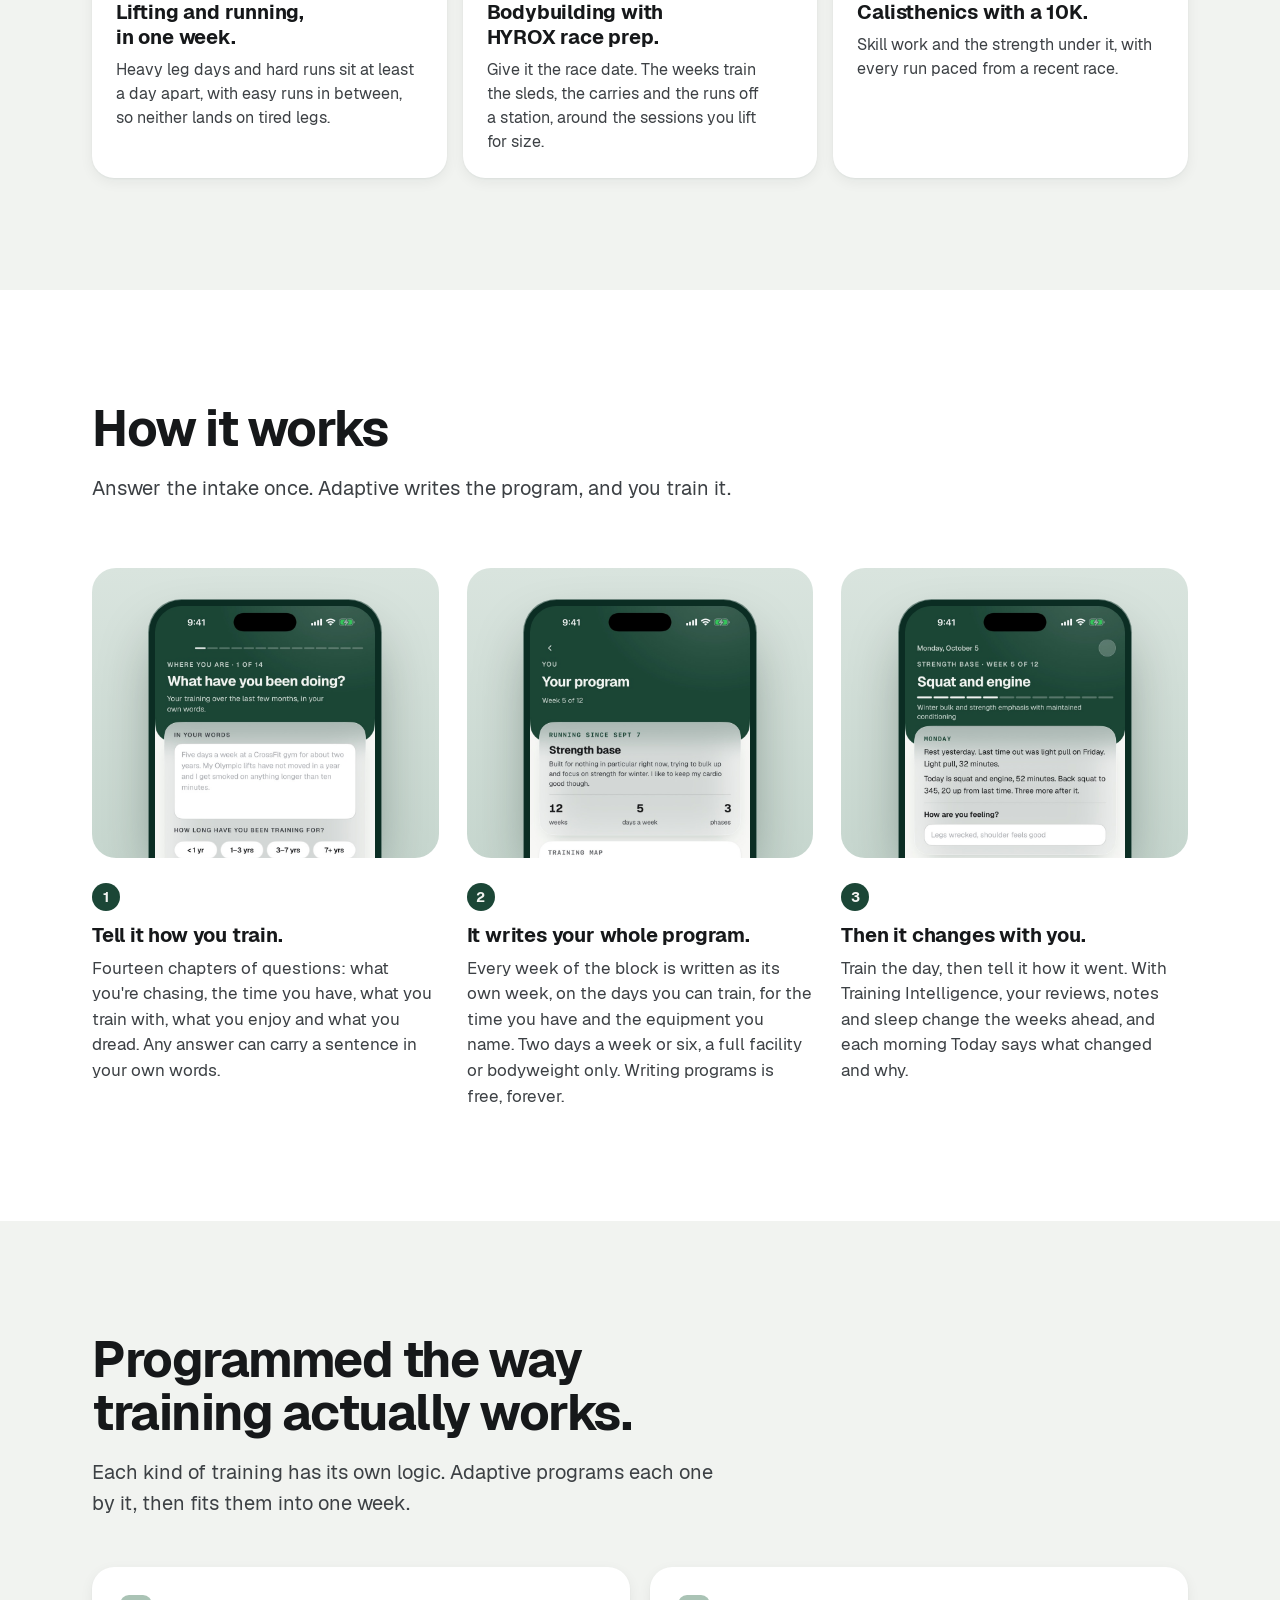
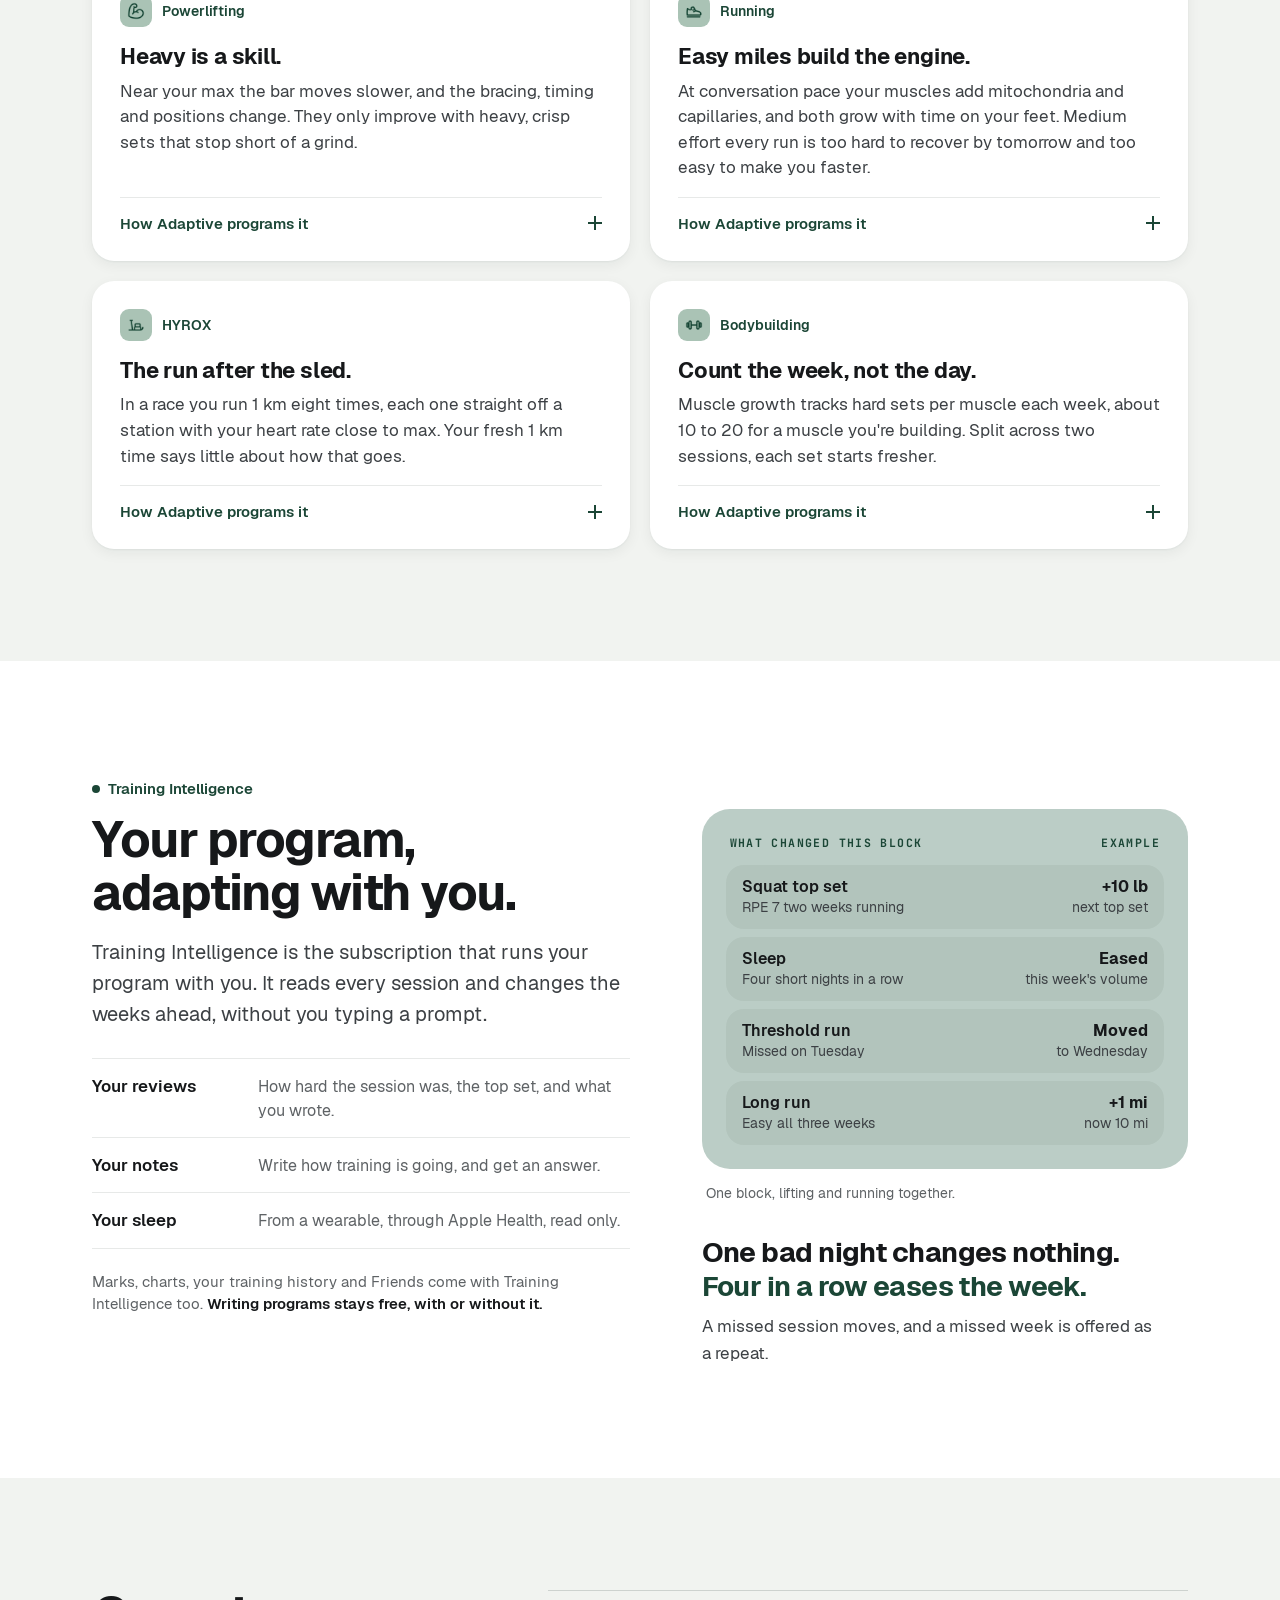
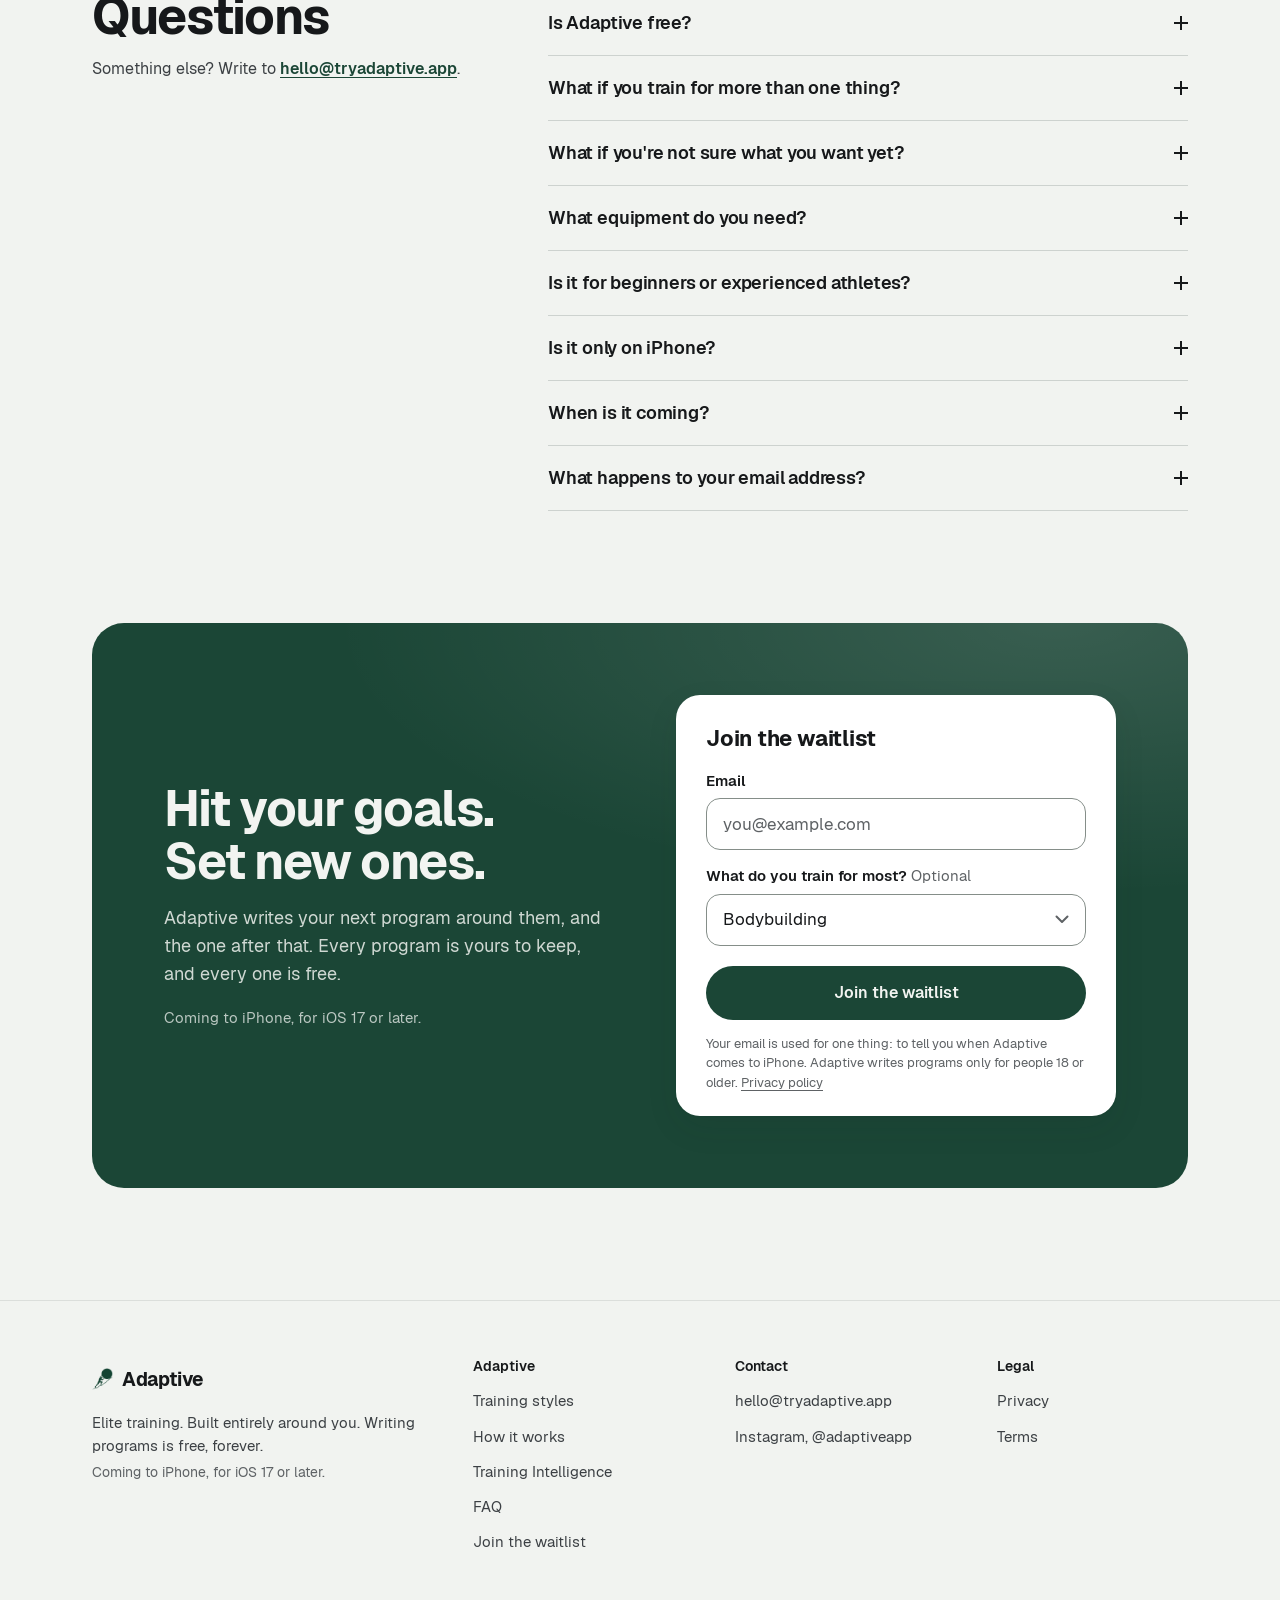
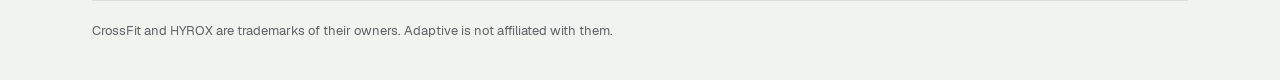
<file: bodybuilding/index.html>
<!doctype html>
<html lang="en">
<head>
<meta charset="utf-8">
<meta name="viewport" content="width=device-width, initial-scale=1">
<script>(function(){var q=new URLSearchParams(location.search);if(!q.has("style"))q.set("style","bodybuilding");location.replace("../?"+q.toString()+"#range");})();</script>
<meta http-equiv="refresh" content="0; url=../#range">
<title>Training styles · Adaptive</title>
<meta name="description" content="Adaptive writes one training program around you, for any mix of training you do.">
<meta name="robots" content="noindex,follow">
<link rel="canonical" href="https://tryadaptive.app/">
<meta property="og:url" content="https://tryadaptive.app/">
<meta name="theme-color" content="#1b4636">
<meta name="color-scheme" content="light">
<meta property="og:type" content="website">
<meta property="og:site_name" content="Adaptive">
<meta property="og:title" content="Training styles · Adaptive">
<meta property="og:description" content="Adaptive writes one training program around you, for any mix of training you do.">
<meta property="og:image" content="https://tryadaptive.app/assets/og/adaptive-og.png">
<meta property="og:image:type" content="image/png">
<meta property="og:image:width" content="1200">
<meta property="og:image:height" content="630">
<meta property="og:image:alt" content="Adaptive. Elite training, built entirely around you.">
<meta name="twitter:card" content="summary_large_image">
<meta name="twitter:title" content="Training styles · Adaptive">
<meta name="twitter:description" content="Adaptive writes one training program around you, for any mix of training you do.">
<meta name="twitter:image" content="https://tryadaptive.app/assets/og/adaptive-og.png">
<meta name="twitter:image:alt" content="Adaptive. Elite training, built entirely around you.">
<link rel="icon" href="../assets/icons/favicon.ico" sizes="32x32">
<link rel="icon" type="image/png" sizes="32x32" href="../assets/icons/favicon-32.png">
<link rel="icon" type="image/png" sizes="16x16" href="../assets/icons/favicon-16.png">
<link rel="apple-touch-icon" href="../assets/icons/apple-touch-icon.png">
<link rel="stylesheet" href="../styles.css">
<noscript><style>.wl{display:none}</style></noscript>
<script src="../form.js" defer></script>
</head>
<body class="solo-page">
<a class="skip" href="#main">Skip to content</a>
<div class="solo">
<header class="solo-top wrap"><a class="brand brand-light" href="../"><img src="../assets/logo/adaptive-mark-white.png" width="21" height="22" alt=""><span>Adaptive</span></a><a class="handle" href="https://www.instagram.com/adaptiveapp/">@adaptiveapp</a></header>
<main id="main" class="wrap solo-main">
<div class="solo-copy">
<h1>Training styles are on the home page now.</h1>
<p class="lede">Adaptive writes one program for any mix of training you do.</p>
<p class="solo-links"><a href="../#range">See the training styles <span class="chev" aria-hidden="true">›</span></a></p>
</div>
</main>
<footer class="solo-foot wrap"><p><a href="https://maxcasella.github.io/adaptive-legal/privacy.html">Privacy</a><span class="sep" aria-hidden="true"> · </span><a href="https://maxcasella.github.io/adaptive-legal/terms.html">Terms</a><span class="sep" aria-hidden="true"> · </span><a href="https://www.instagram.com/adaptiveapp/">Instagram</a><span class="sep" aria-hidden="true"> · </span><a href="mailto:hello@tryadaptive.app">Support</a></p><p class="coming" data-prelaunch>Coming to iPhone, for iOS 17 or later.</p></footer>
</div>
</body>
</html>
</file>
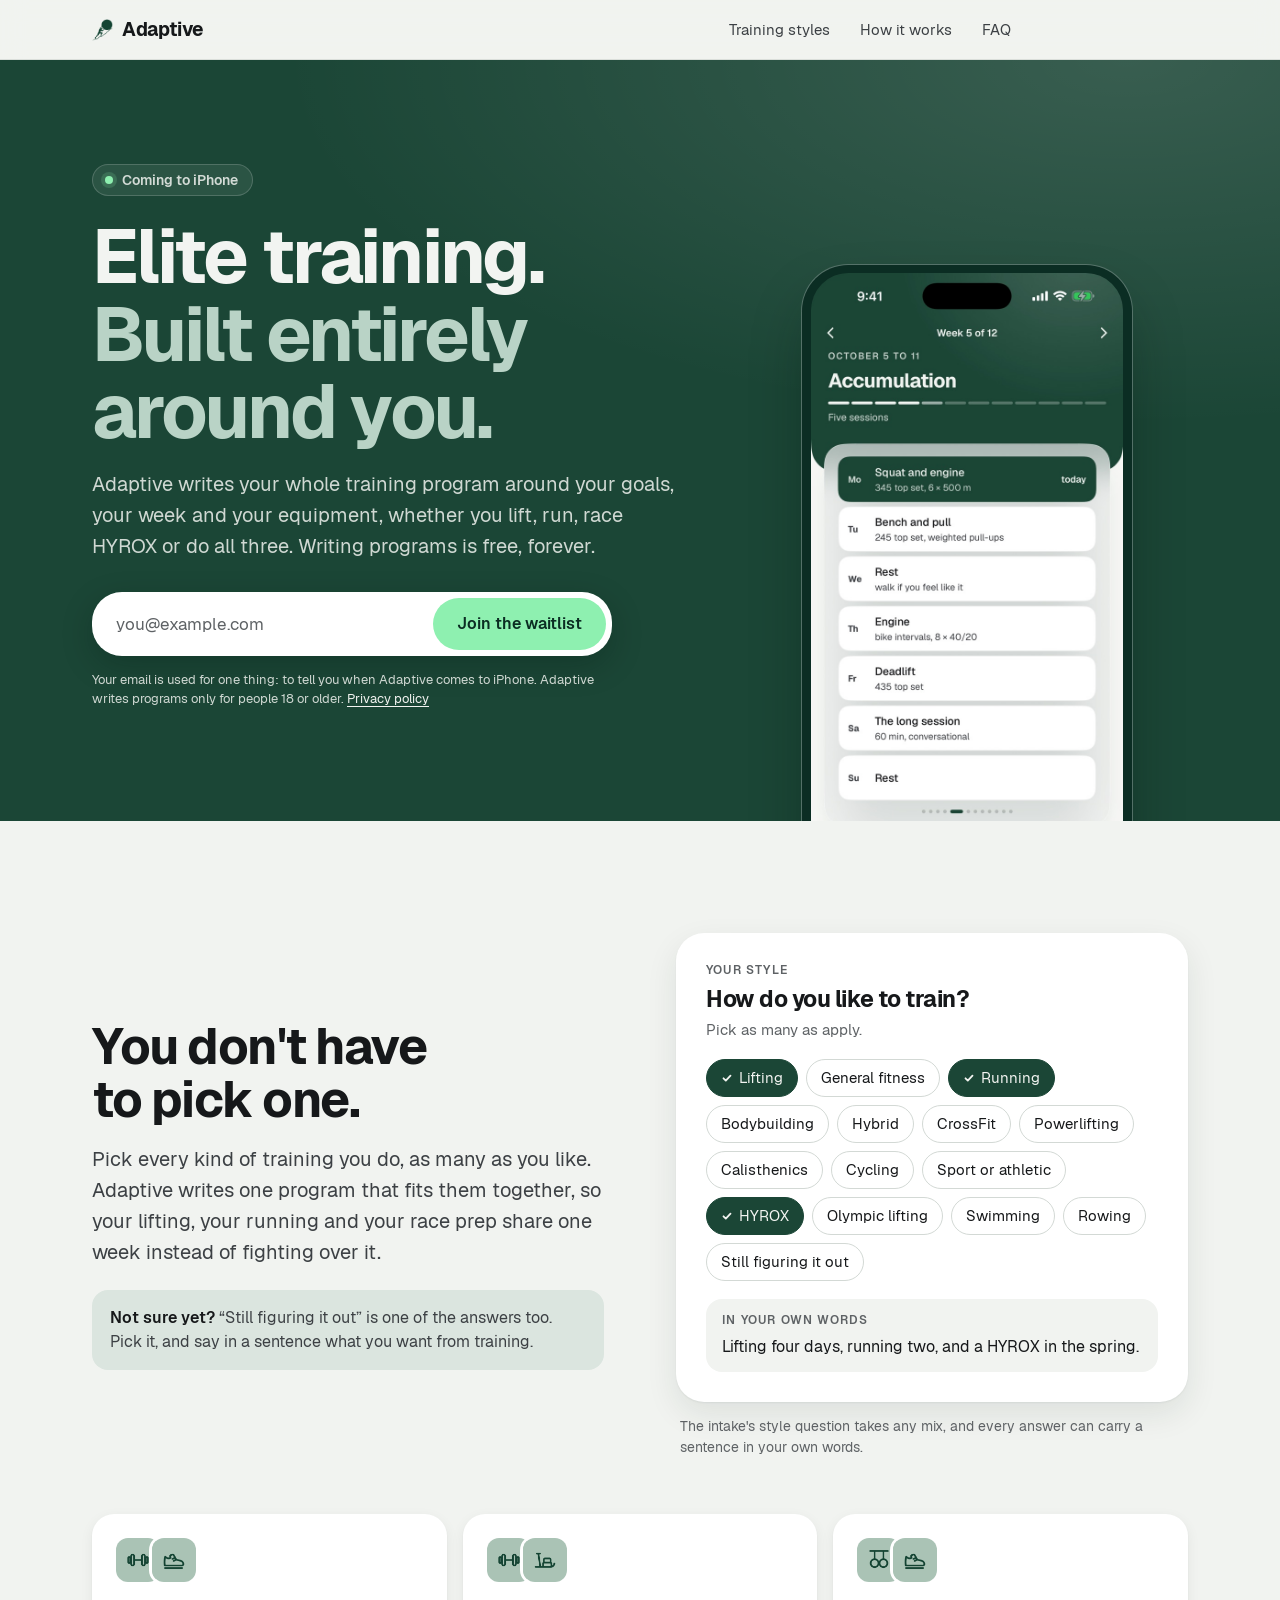
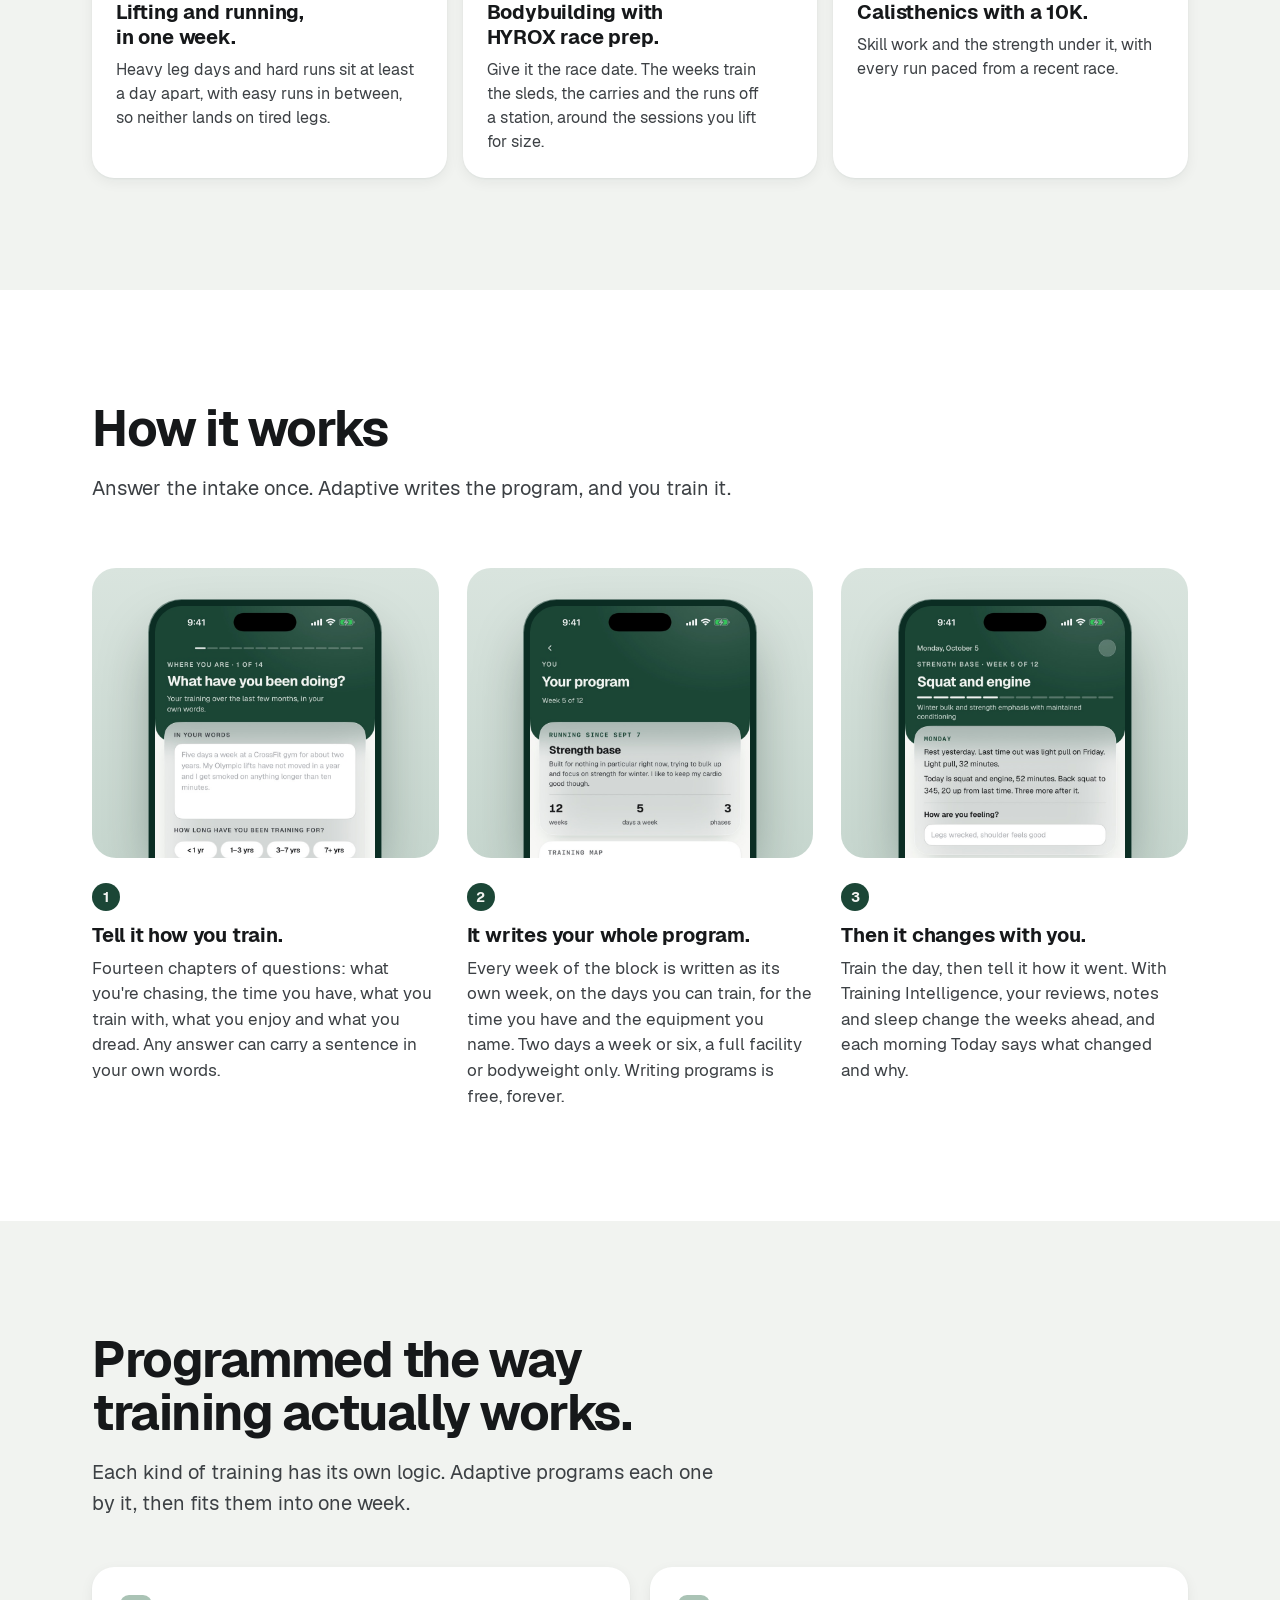
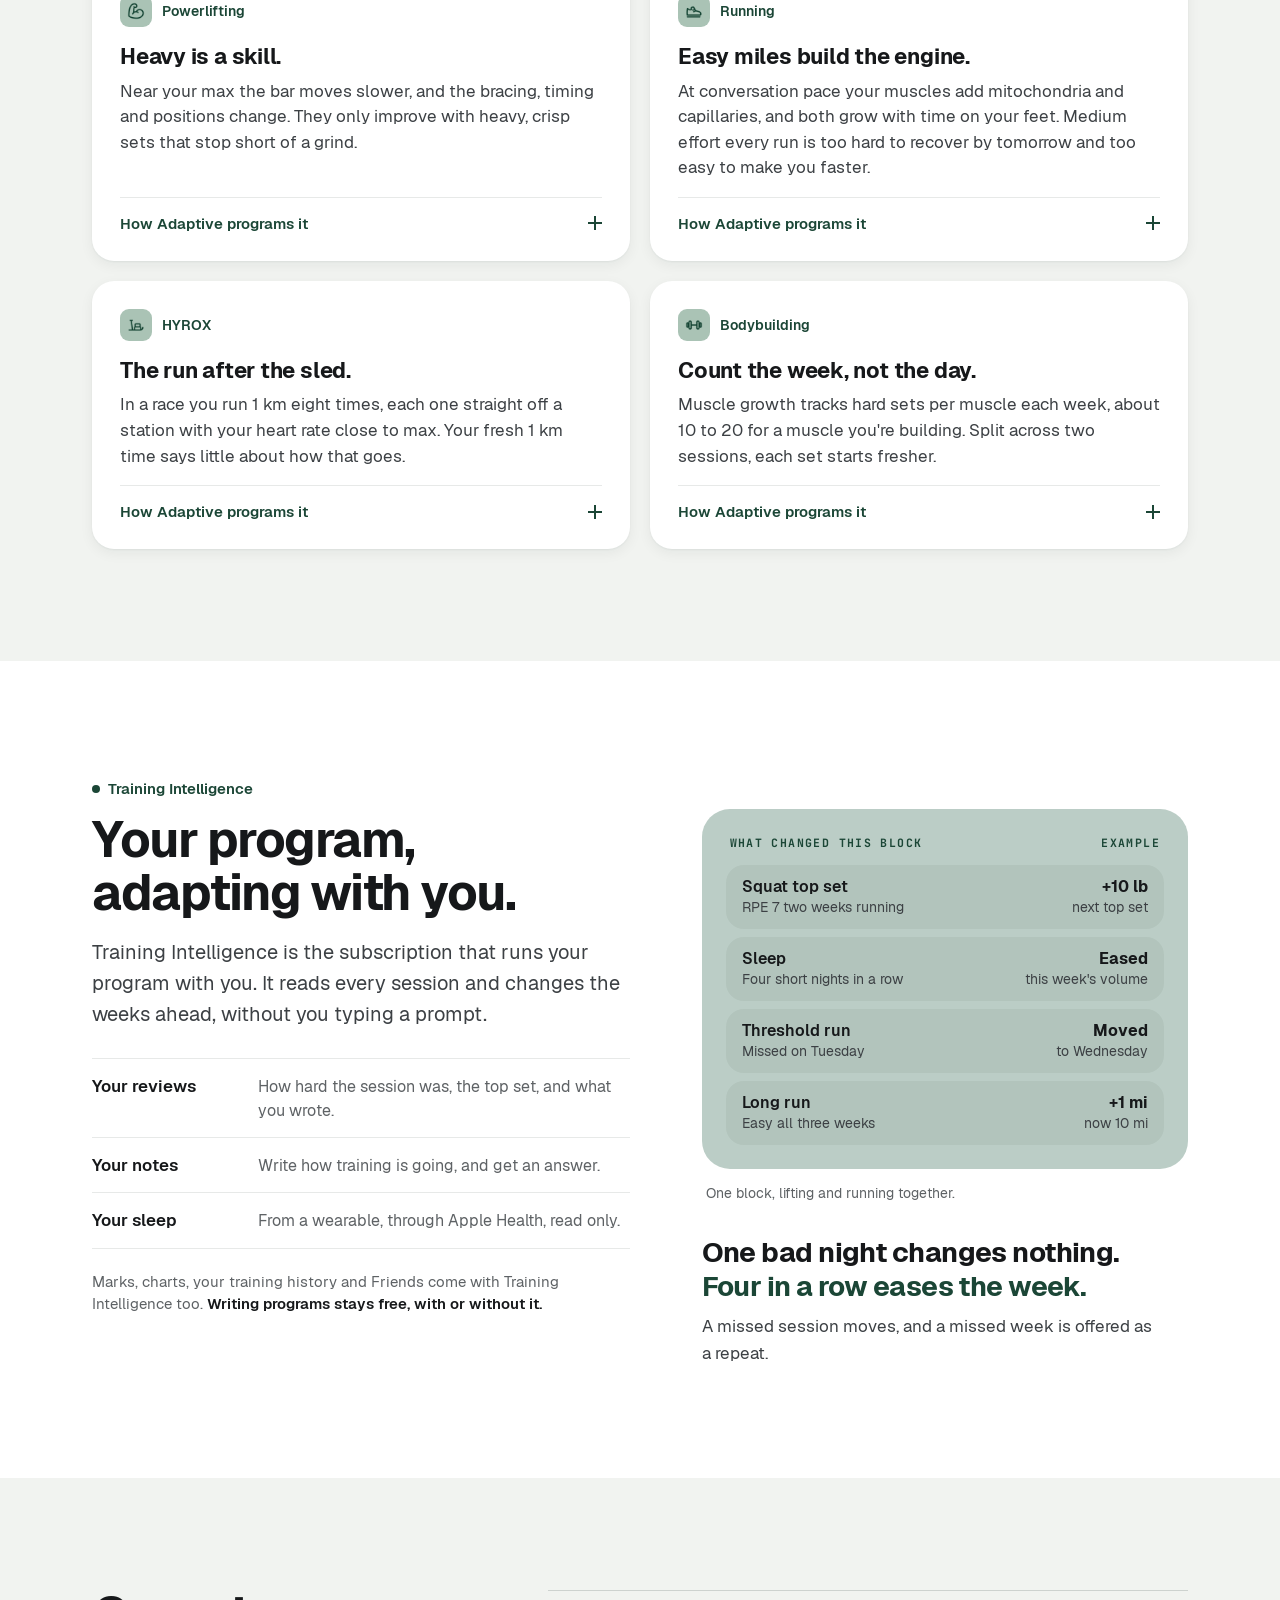
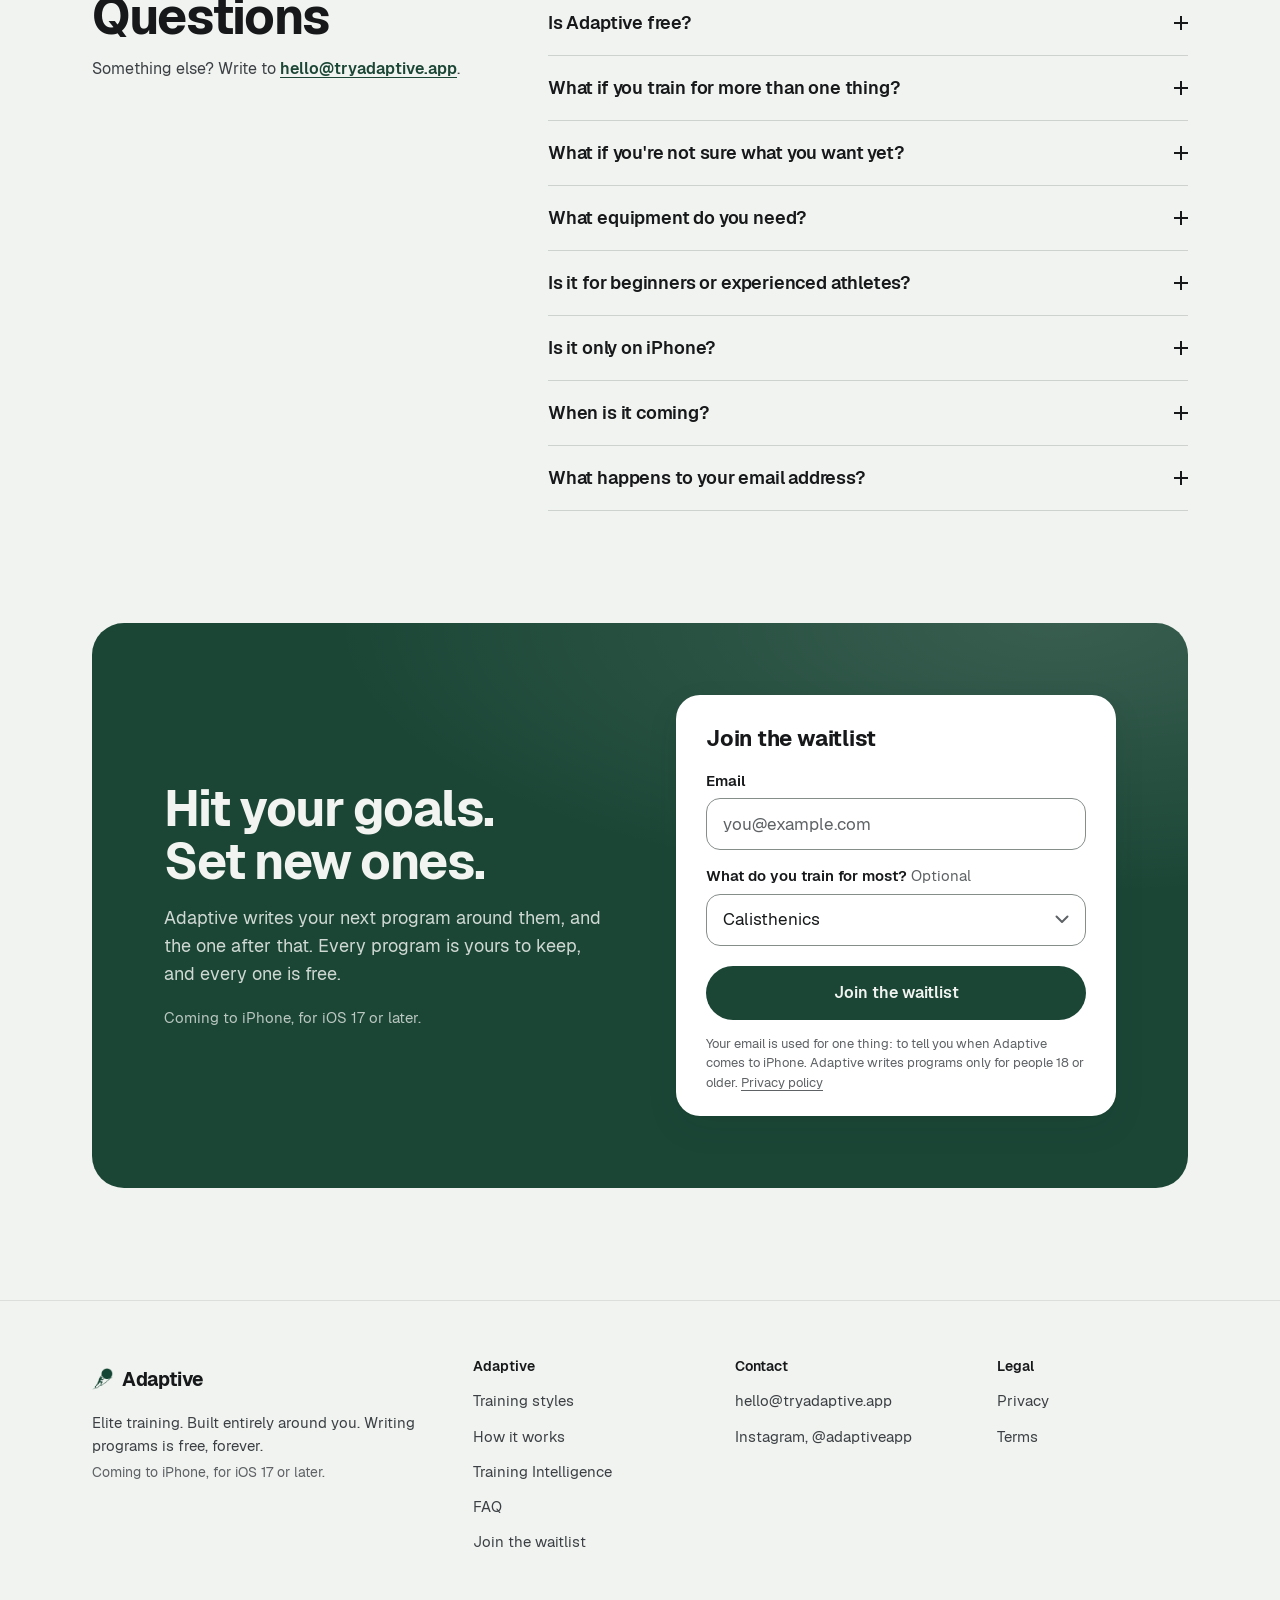
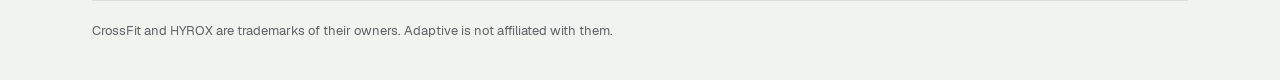
<file: calisthenics/index.html>
<!doctype html>
<html lang="en">
<head>
<meta charset="utf-8">
<meta name="viewport" content="width=device-width, initial-scale=1">
<script>(function(){var q=new URLSearchParams(location.search);if(!q.has("style"))q.set("style","calisthenics");location.replace("../?"+q.toString()+"#range");})();</script>
<meta http-equiv="refresh" content="0; url=../#range">
<title>Training styles · Adaptive</title>
<meta name="description" content="Adaptive writes one training program around you, for any mix of training you do.">
<meta name="robots" content="noindex,follow">
<link rel="canonical" href="https://tryadaptive.app/">
<meta property="og:url" content="https://tryadaptive.app/">
<meta name="theme-color" content="#1b4636">
<meta name="color-scheme" content="light">
<meta property="og:type" content="website">
<meta property="og:site_name" content="Adaptive">
<meta property="og:title" content="Training styles · Adaptive">
<meta property="og:description" content="Adaptive writes one training program around you, for any mix of training you do.">
<meta property="og:image" content="https://tryadaptive.app/assets/og/adaptive-og.png">
<meta property="og:image:type" content="image/png">
<meta property="og:image:width" content="1200">
<meta property="og:image:height" content="630">
<meta property="og:image:alt" content="Adaptive. Elite training, built entirely around you.">
<meta name="twitter:card" content="summary_large_image">
<meta name="twitter:title" content="Training styles · Adaptive">
<meta name="twitter:description" content="Adaptive writes one training program around you, for any mix of training you do.">
<meta name="twitter:image" content="https://tryadaptive.app/assets/og/adaptive-og.png">
<meta name="twitter:image:alt" content="Adaptive. Elite training, built entirely around you.">
<link rel="icon" href="../assets/icons/favicon.ico" sizes="32x32">
<link rel="icon" type="image/png" sizes="32x32" href="../assets/icons/favicon-32.png">
<link rel="icon" type="image/png" sizes="16x16" href="../assets/icons/favicon-16.png">
<link rel="apple-touch-icon" href="../assets/icons/apple-touch-icon.png">
<link rel="stylesheet" href="../styles.css">
<noscript><style>.wl{display:none}</style></noscript>
<script src="../form.js" defer></script>
</head>
<body class="solo-page">
<a class="skip" href="#main">Skip to content</a>
<div class="solo">
<header class="solo-top wrap"><a class="brand brand-light" href="../"><img src="../assets/logo/adaptive-mark-white.png" width="21" height="22" alt=""><span>Adaptive</span></a><a class="handle" href="https://www.instagram.com/adaptiveapp/">@adaptiveapp</a></header>
<main id="main" class="wrap solo-main">
<div class="solo-copy">
<h1>Training styles are on the home page now.</h1>
<p class="lede">Adaptive writes one program for any mix of training you do.</p>
<p class="solo-links"><a href="../#range">See the training styles <span class="chev" aria-hidden="true">›</span></a></p>
</div>
</main>
<footer class="solo-foot wrap"><p><a href="https://maxcasella.github.io/adaptive-legal/privacy.html">Privacy</a><span class="sep" aria-hidden="true"> · </span><a href="https://maxcasella.github.io/adaptive-legal/terms.html">Terms</a><span class="sep" aria-hidden="true"> · </span><a href="https://www.instagram.com/adaptiveapp/">Instagram</a><span class="sep" aria-hidden="true"> · </span><a href="mailto:hello@tryadaptive.app">Support</a></p><p class="coming" data-prelaunch>Coming to iPhone, for iOS 17 or later.</p></footer>
</div>
</body>
</html>
</file>
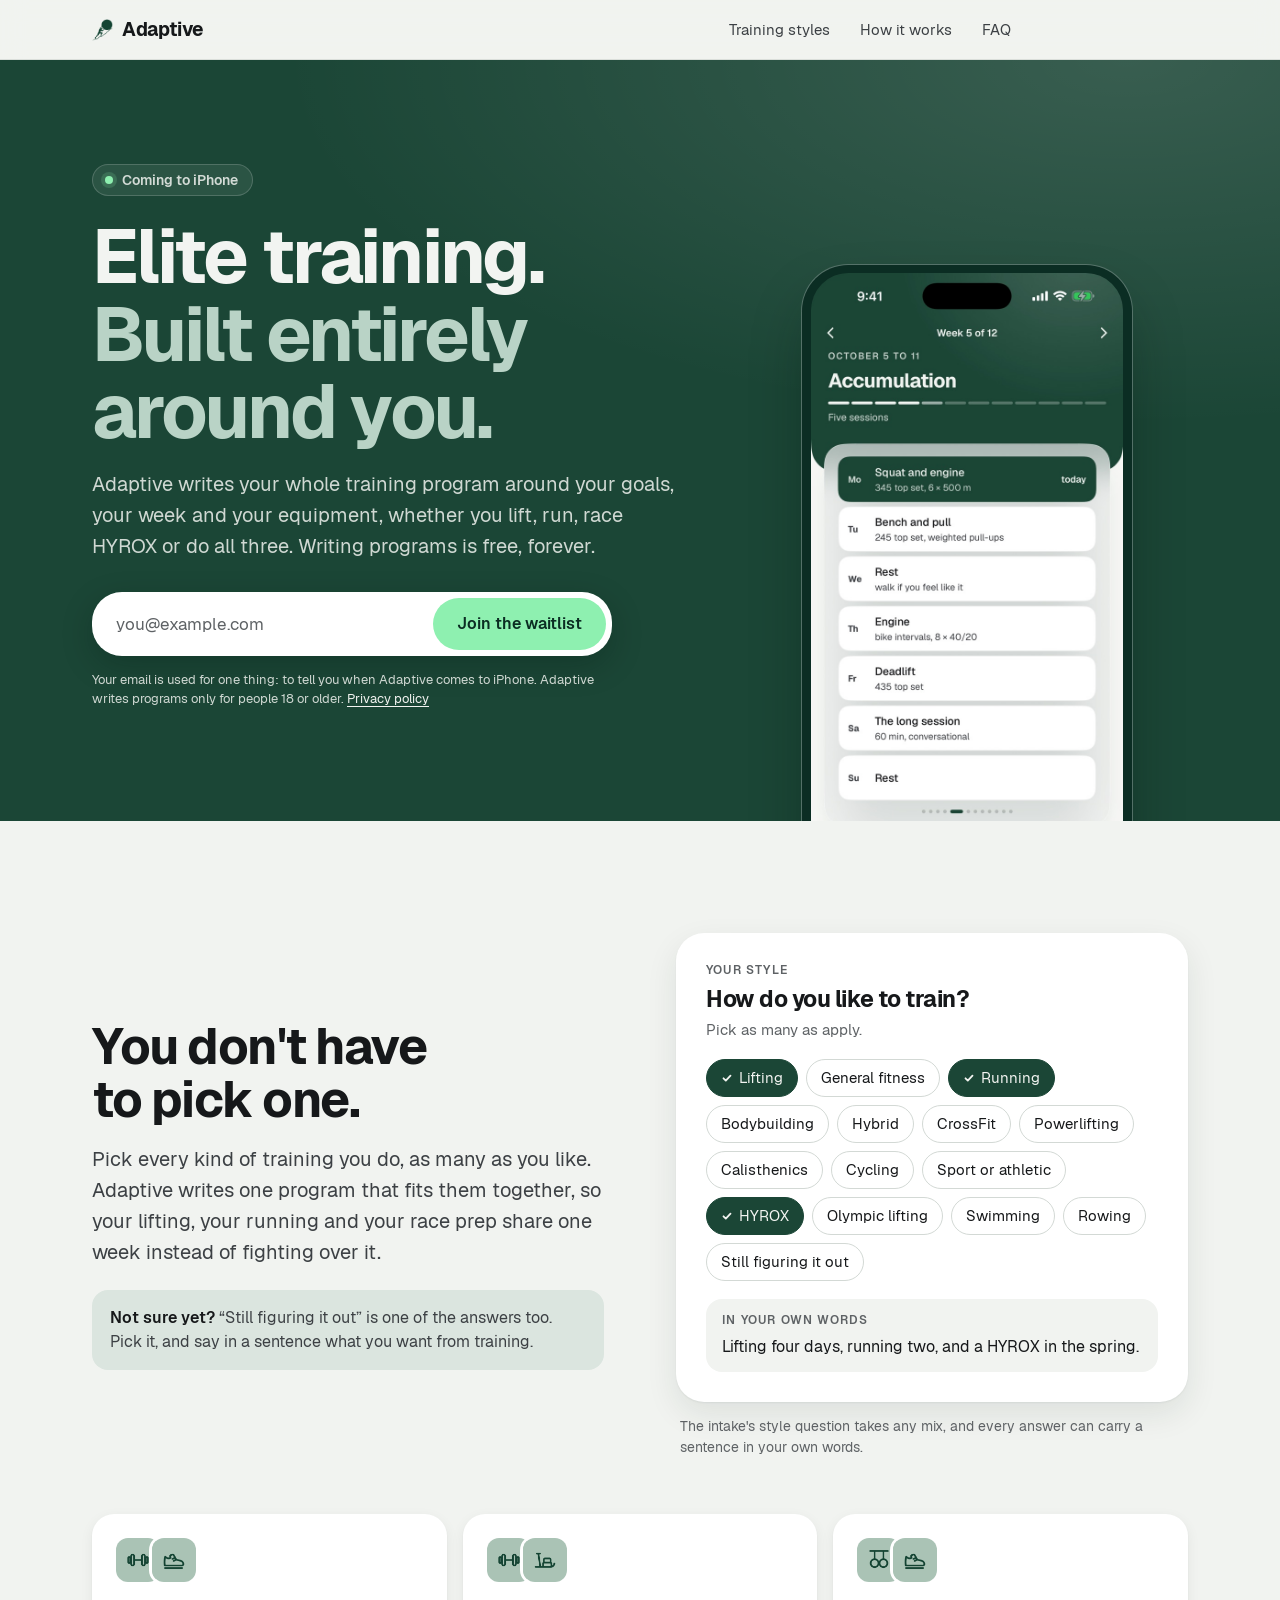
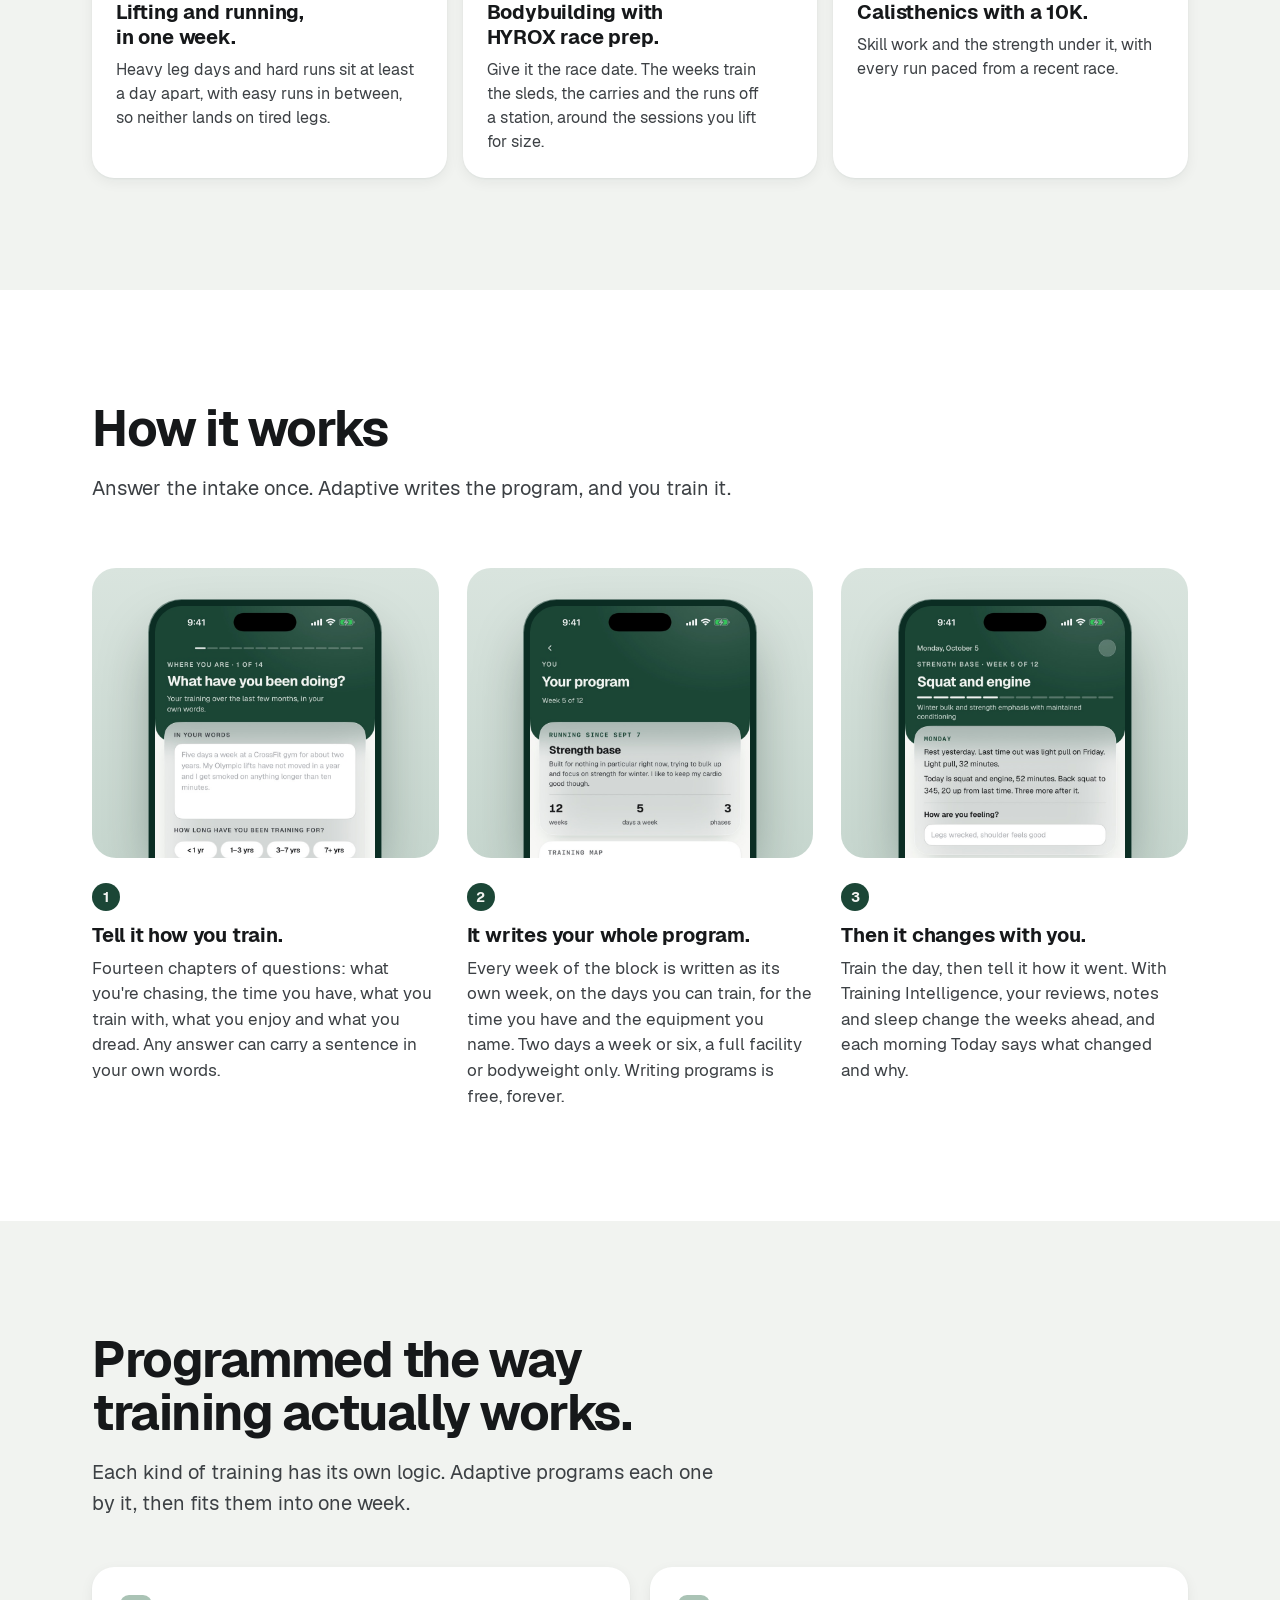
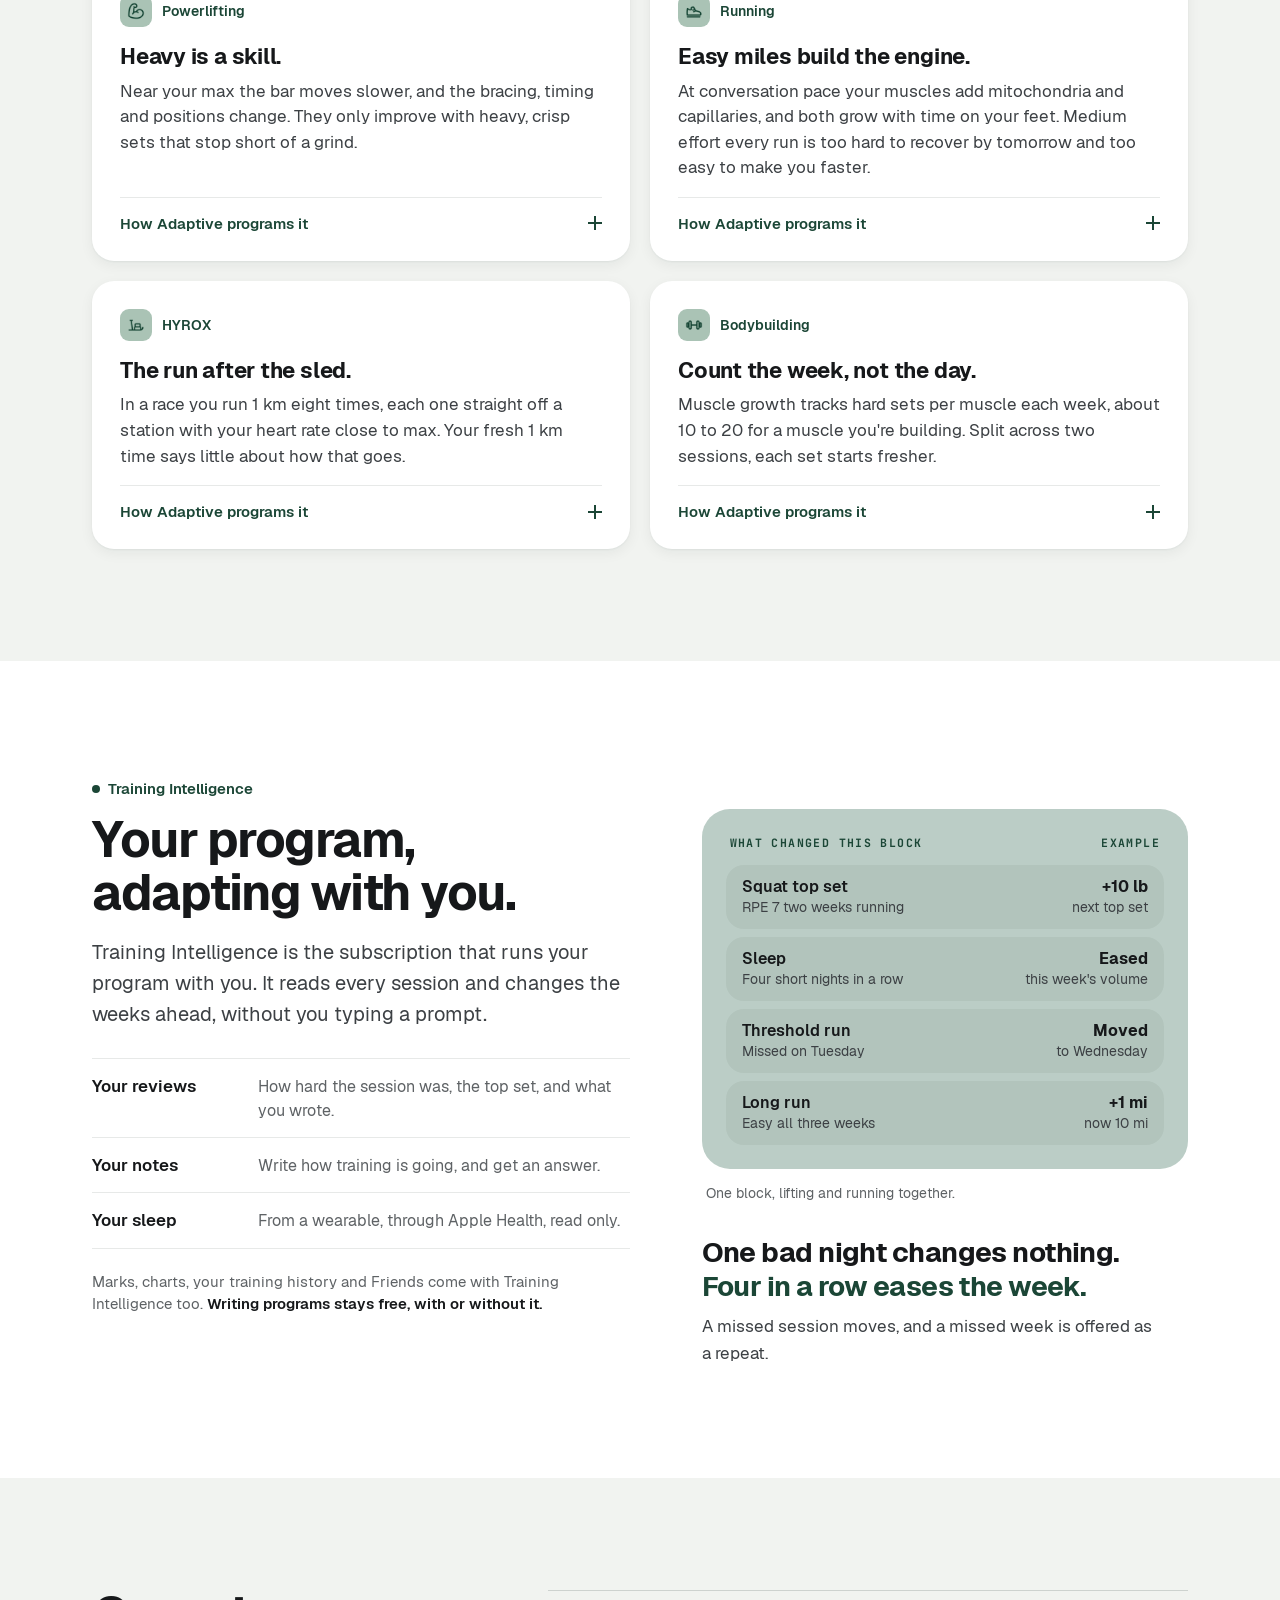
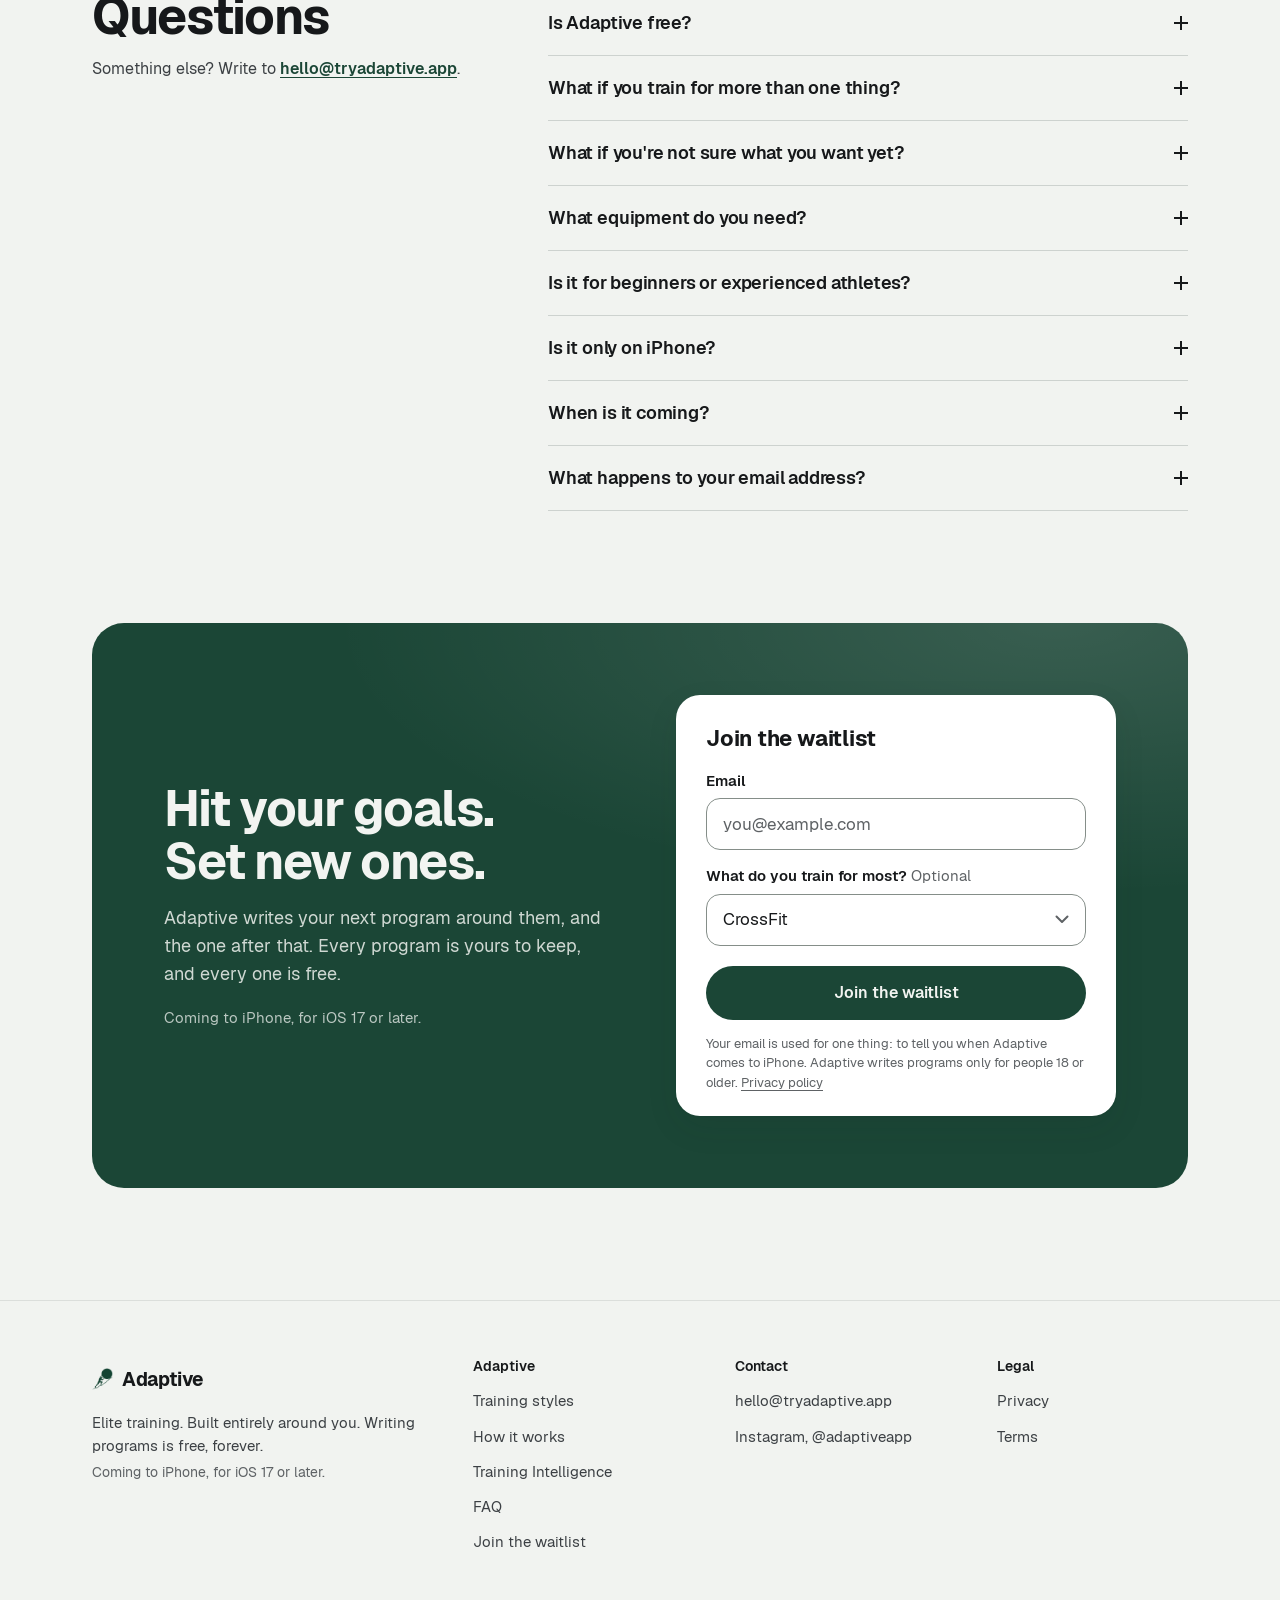
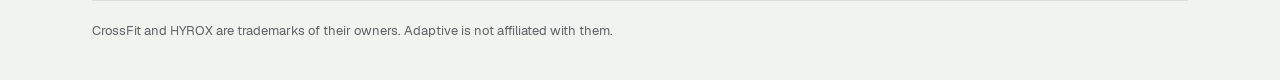
<file: crossfit/index.html>
<!doctype html>
<html lang="en">
<head>
<meta charset="utf-8">
<meta name="viewport" content="width=device-width, initial-scale=1">
<script>(function(){var q=new URLSearchParams(location.search);if(!q.has("style"))q.set("style","crossfit");location.replace("../?"+q.toString()+"#range");})();</script>
<meta http-equiv="refresh" content="0; url=../#range">
<title>Training styles · Adaptive</title>
<meta name="description" content="Adaptive writes one training program around you, for any mix of training you do.">
<meta name="robots" content="noindex,follow">
<link rel="canonical" href="https://tryadaptive.app/">
<meta property="og:url" content="https://tryadaptive.app/">
<meta name="theme-color" content="#1b4636">
<meta name="color-scheme" content="light">
<meta property="og:type" content="website">
<meta property="og:site_name" content="Adaptive">
<meta property="og:title" content="Training styles · Adaptive">
<meta property="og:description" content="Adaptive writes one training program around you, for any mix of training you do.">
<meta property="og:image" content="https://tryadaptive.app/assets/og/adaptive-og.png">
<meta property="og:image:type" content="image/png">
<meta property="og:image:width" content="1200">
<meta property="og:image:height" content="630">
<meta property="og:image:alt" content="Adaptive. Elite training, built entirely around you.">
<meta name="twitter:card" content="summary_large_image">
<meta name="twitter:title" content="Training styles · Adaptive">
<meta name="twitter:description" content="Adaptive writes one training program around you, for any mix of training you do.">
<meta name="twitter:image" content="https://tryadaptive.app/assets/og/adaptive-og.png">
<meta name="twitter:image:alt" content="Adaptive. Elite training, built entirely around you.">
<link rel="icon" href="../assets/icons/favicon.ico" sizes="32x32">
<link rel="icon" type="image/png" sizes="32x32" href="../assets/icons/favicon-32.png">
<link rel="icon" type="image/png" sizes="16x16" href="../assets/icons/favicon-16.png">
<link rel="apple-touch-icon" href="../assets/icons/apple-touch-icon.png">
<link rel="stylesheet" href="../styles.css">
<noscript><style>.wl{display:none}</style></noscript>
<script src="../form.js" defer></script>
</head>
<body class="solo-page">
<a class="skip" href="#main">Skip to content</a>
<div class="solo">
<header class="solo-top wrap"><a class="brand brand-light" href="../"><img src="../assets/logo/adaptive-mark-white.png" width="21" height="22" alt=""><span>Adaptive</span></a><a class="handle" href="https://www.instagram.com/adaptiveapp/">@adaptiveapp</a></header>
<main id="main" class="wrap solo-main">
<div class="solo-copy">
<h1>Training styles are on the home page now.</h1>
<p class="lede">Adaptive writes one program for any mix of training you do.</p>
<p class="solo-links"><a href="../#range">See the training styles <span class="chev" aria-hidden="true">›</span></a></p>
</div>
</main>
<footer class="solo-foot wrap"><p><a href="https://maxcasella.github.io/adaptive-legal/privacy.html">Privacy</a><span class="sep" aria-hidden="true"> · </span><a href="https://maxcasella.github.io/adaptive-legal/terms.html">Terms</a><span class="sep" aria-hidden="true"> · </span><a href="https://www.instagram.com/adaptiveapp/">Instagram</a><span class="sep" aria-hidden="true"> · </span><a href="mailto:hello@tryadaptive.app">Support</a></p><p class="coming" data-prelaunch>Coming to iPhone, for iOS 17 or later.</p></footer>
</div>
</body>
</html>
</file>
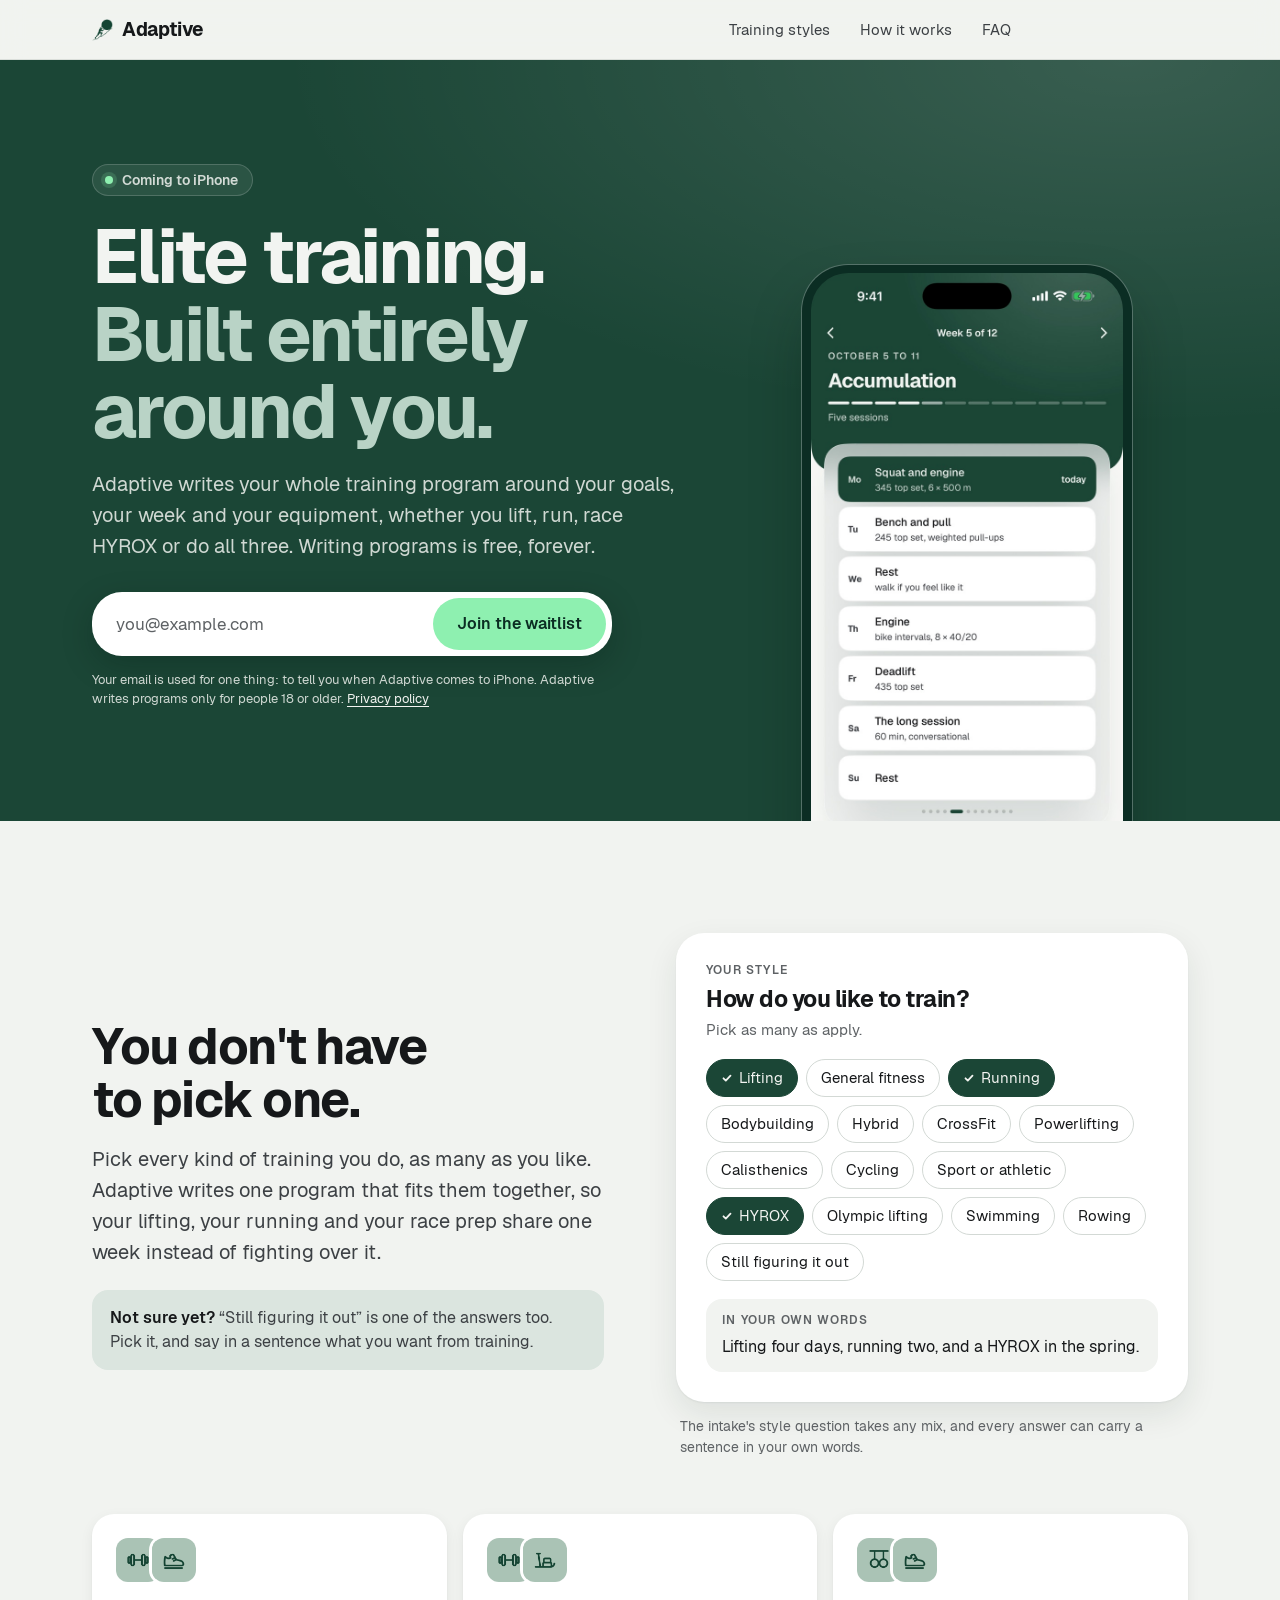
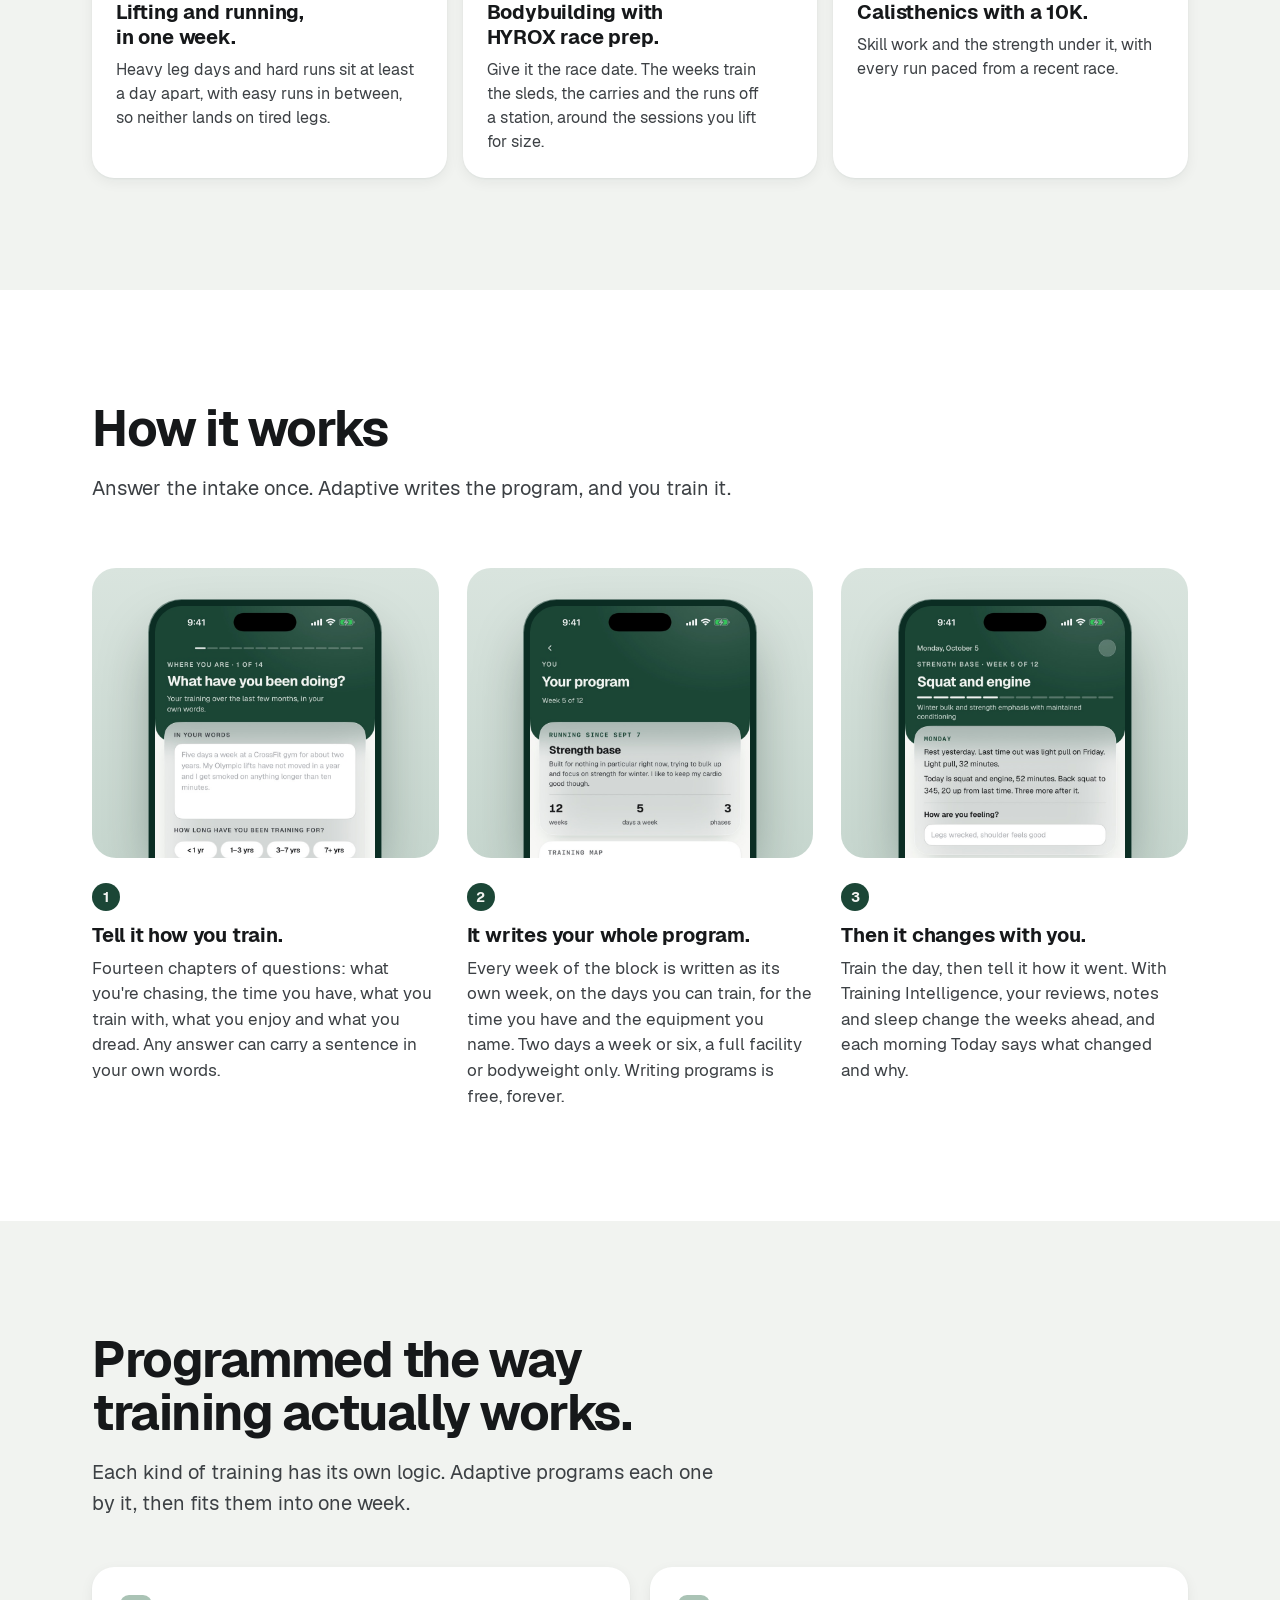
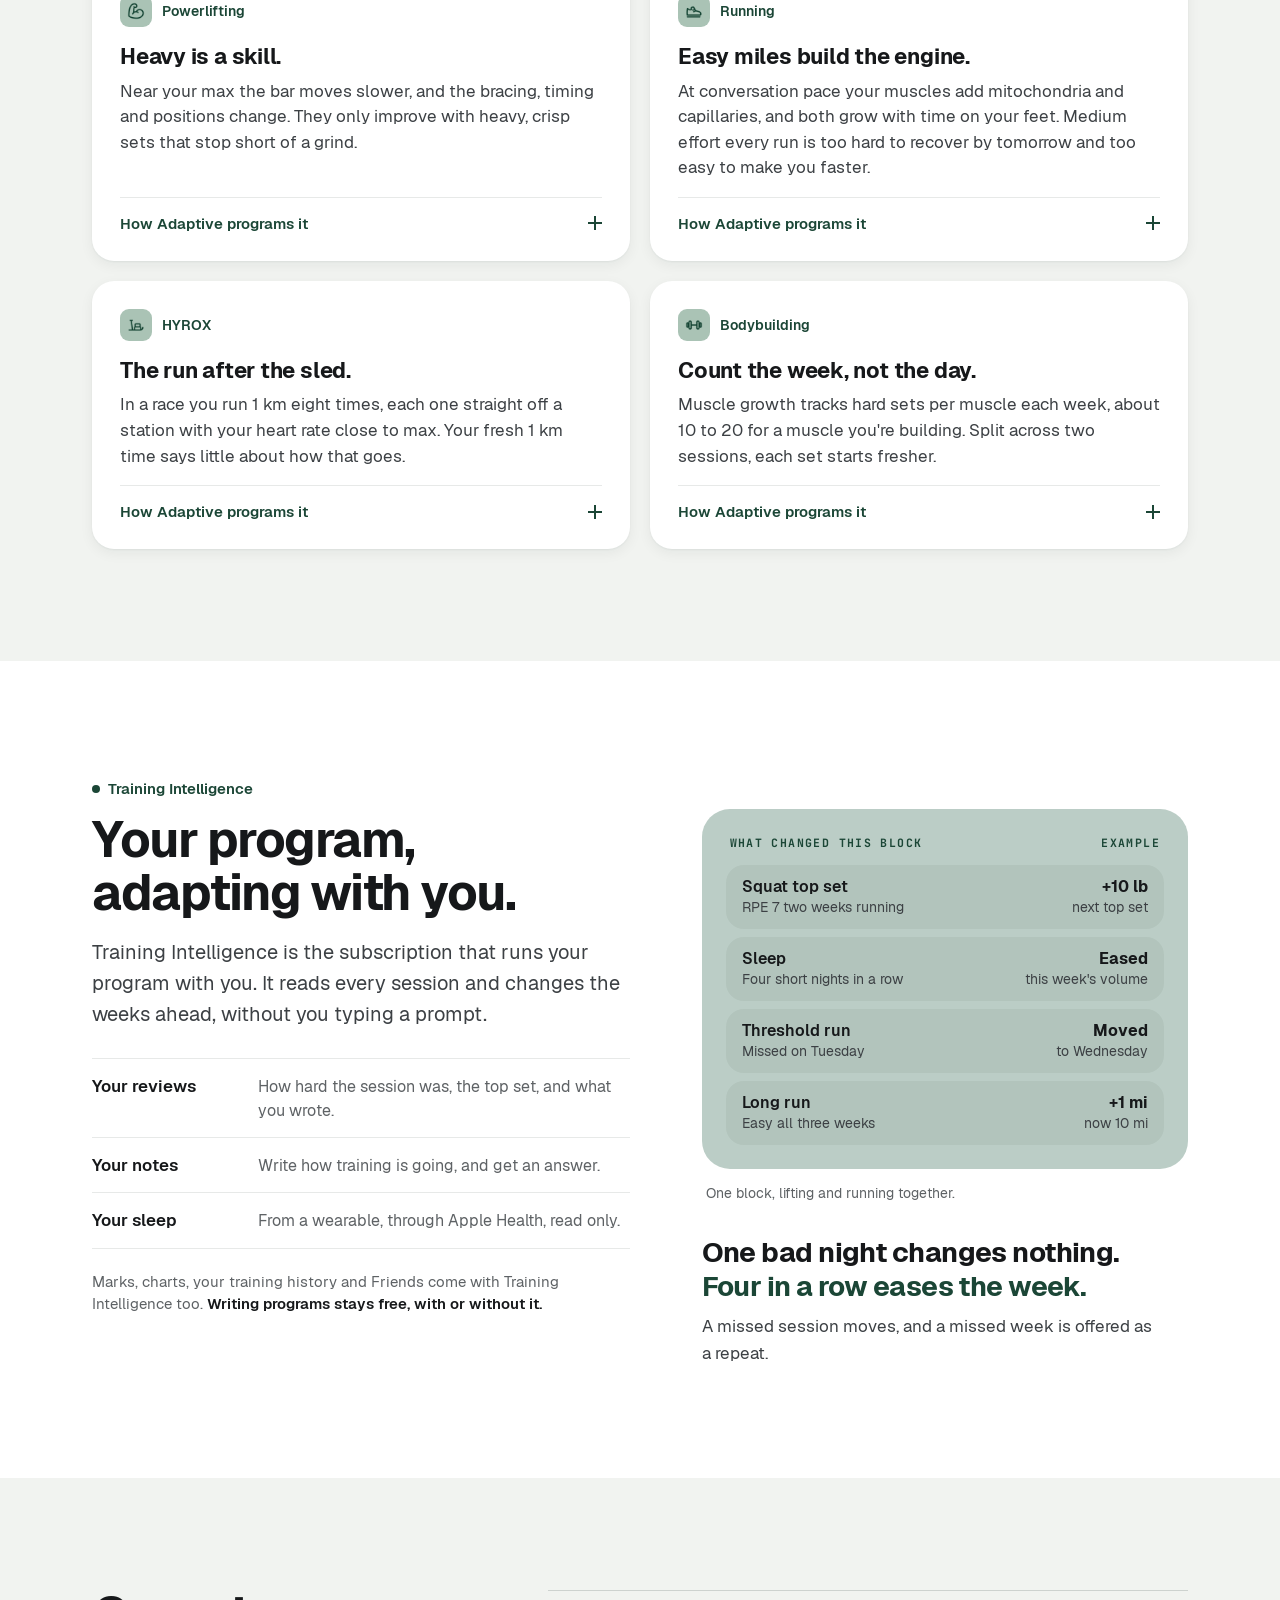
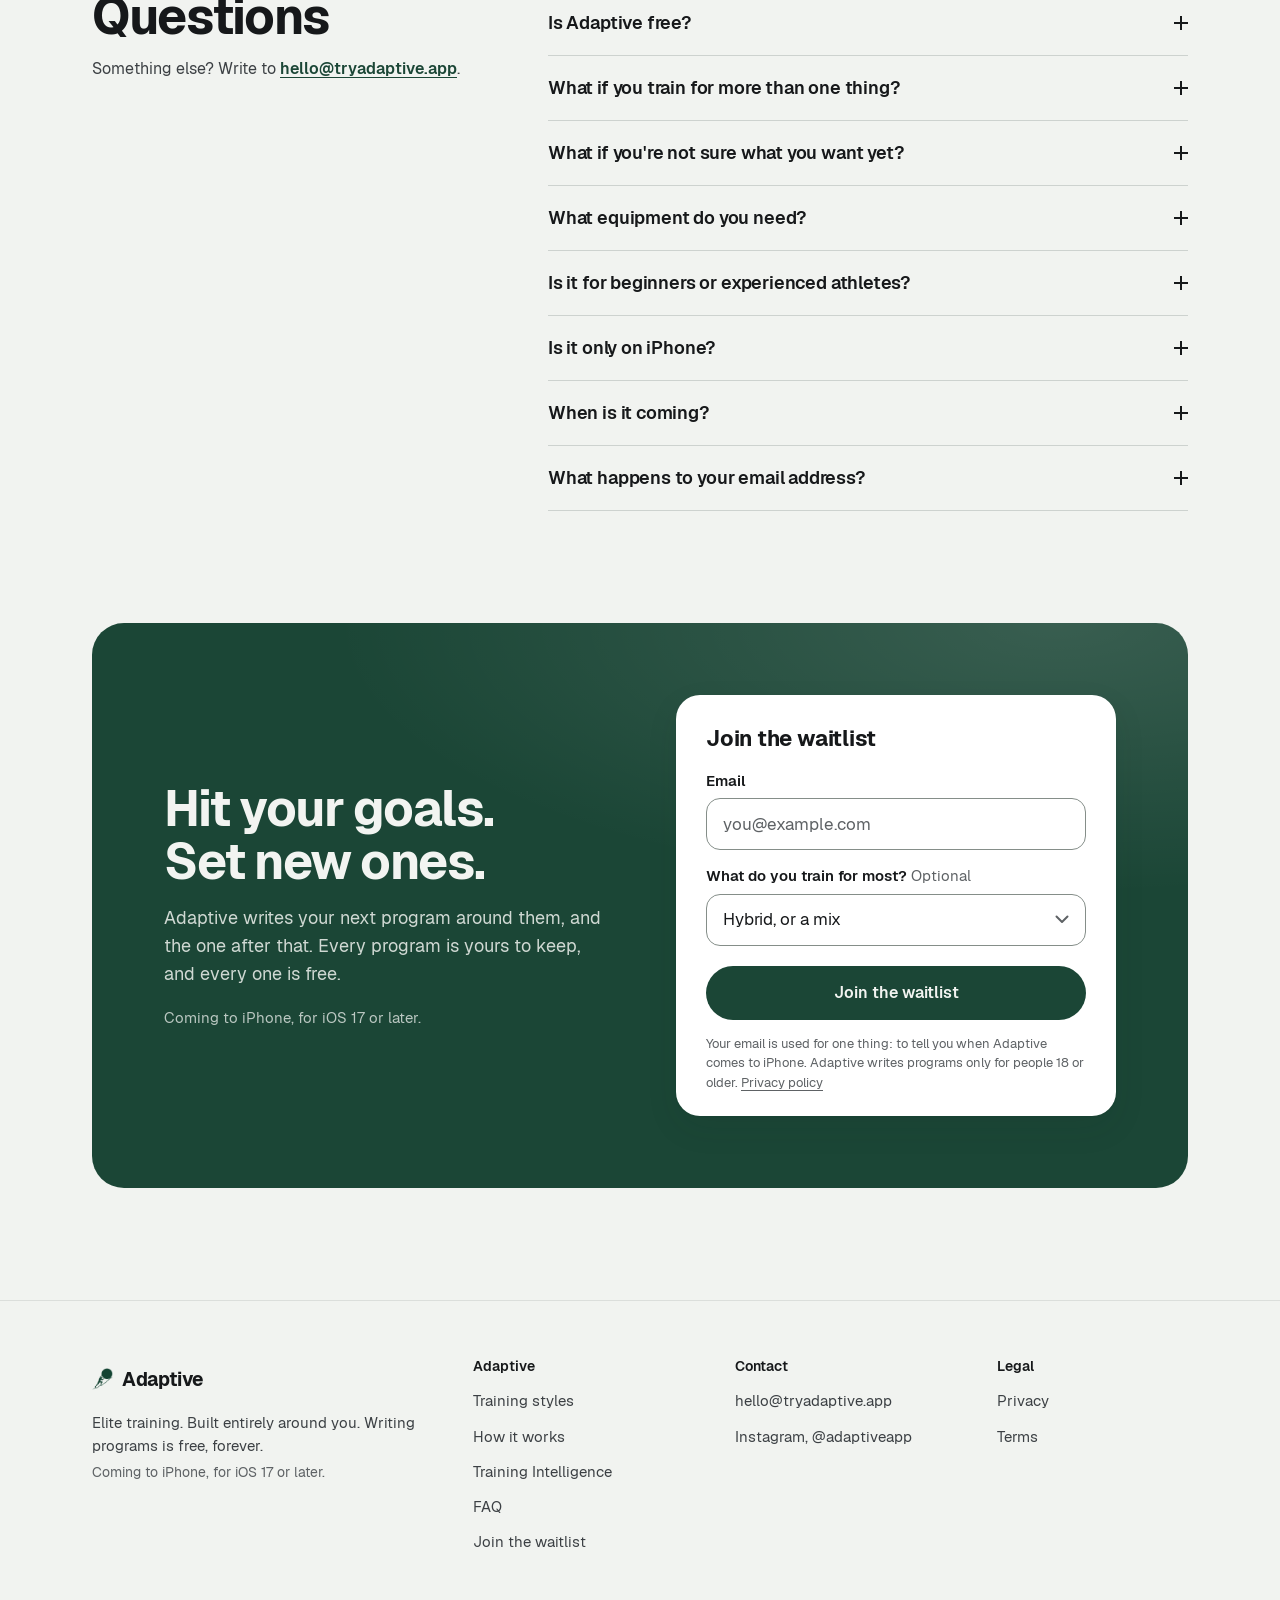
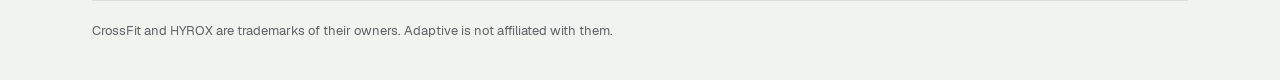
<file: hybrid/index.html>
<!doctype html>
<html lang="en">
<head>
<meta charset="utf-8">
<meta name="viewport" content="width=device-width, initial-scale=1">
<script>(function(){var q=new URLSearchParams(location.search);if(!q.has("style"))q.set("style","hybrid");location.replace("../?"+q.toString()+"#range");})();</script>
<meta http-equiv="refresh" content="0; url=../#range">
<title>Training styles · Adaptive</title>
<meta name="description" content="Adaptive writes one training program around you, for any mix of training you do.">
<meta name="robots" content="noindex,follow">
<link rel="canonical" href="https://tryadaptive.app/">
<meta property="og:url" content="https://tryadaptive.app/">
<meta name="theme-color" content="#1b4636">
<meta name="color-scheme" content="light">
<meta property="og:type" content="website">
<meta property="og:site_name" content="Adaptive">
<meta property="og:title" content="Training styles · Adaptive">
<meta property="og:description" content="Adaptive writes one training program around you, for any mix of training you do.">
<meta property="og:image" content="https://tryadaptive.app/assets/og/adaptive-og.png">
<meta property="og:image:type" content="image/png">
<meta property="og:image:width" content="1200">
<meta property="og:image:height" content="630">
<meta property="og:image:alt" content="Adaptive. Elite training, built entirely around you.">
<meta name="twitter:card" content="summary_large_image">
<meta name="twitter:title" content="Training styles · Adaptive">
<meta name="twitter:description" content="Adaptive writes one training program around you, for any mix of training you do.">
<meta name="twitter:image" content="https://tryadaptive.app/assets/og/adaptive-og.png">
<meta name="twitter:image:alt" content="Adaptive. Elite training, built entirely around you.">
<link rel="icon" href="../assets/icons/favicon.ico" sizes="32x32">
<link rel="icon" type="image/png" sizes="32x32" href="../assets/icons/favicon-32.png">
<link rel="icon" type="image/png" sizes="16x16" href="../assets/icons/favicon-16.png">
<link rel="apple-touch-icon" href="../assets/icons/apple-touch-icon.png">
<link rel="stylesheet" href="../styles.css">
<noscript><style>.wl{display:none}</style></noscript>
<script src="../form.js" defer></script>
</head>
<body class="solo-page">
<a class="skip" href="#main">Skip to content</a>
<div class="solo">
<header class="solo-top wrap"><a class="brand brand-light" href="../"><img src="../assets/logo/adaptive-mark-white.png" width="21" height="22" alt=""><span>Adaptive</span></a><a class="handle" href="https://www.instagram.com/adaptiveapp/">@adaptiveapp</a></header>
<main id="main" class="wrap solo-main">
<div class="solo-copy">
<h1>Training styles are on the home page now.</h1>
<p class="lede">Adaptive writes one program for any mix of training you do.</p>
<p class="solo-links"><a href="../#range">See the training styles <span class="chev" aria-hidden="true">›</span></a></p>
</div>
</main>
<footer class="solo-foot wrap"><p><a href="https://maxcasella.github.io/adaptive-legal/privacy.html">Privacy</a><span class="sep" aria-hidden="true"> · </span><a href="https://maxcasella.github.io/adaptive-legal/terms.html">Terms</a><span class="sep" aria-hidden="true"> · </span><a href="https://www.instagram.com/adaptiveapp/">Instagram</a><span class="sep" aria-hidden="true"> · </span><a href="mailto:hello@tryadaptive.app">Support</a></p><p class="coming" data-prelaunch>Coming to iPhone, for iOS 17 or later.</p></footer>
</div>
</body>
</html>
</file>
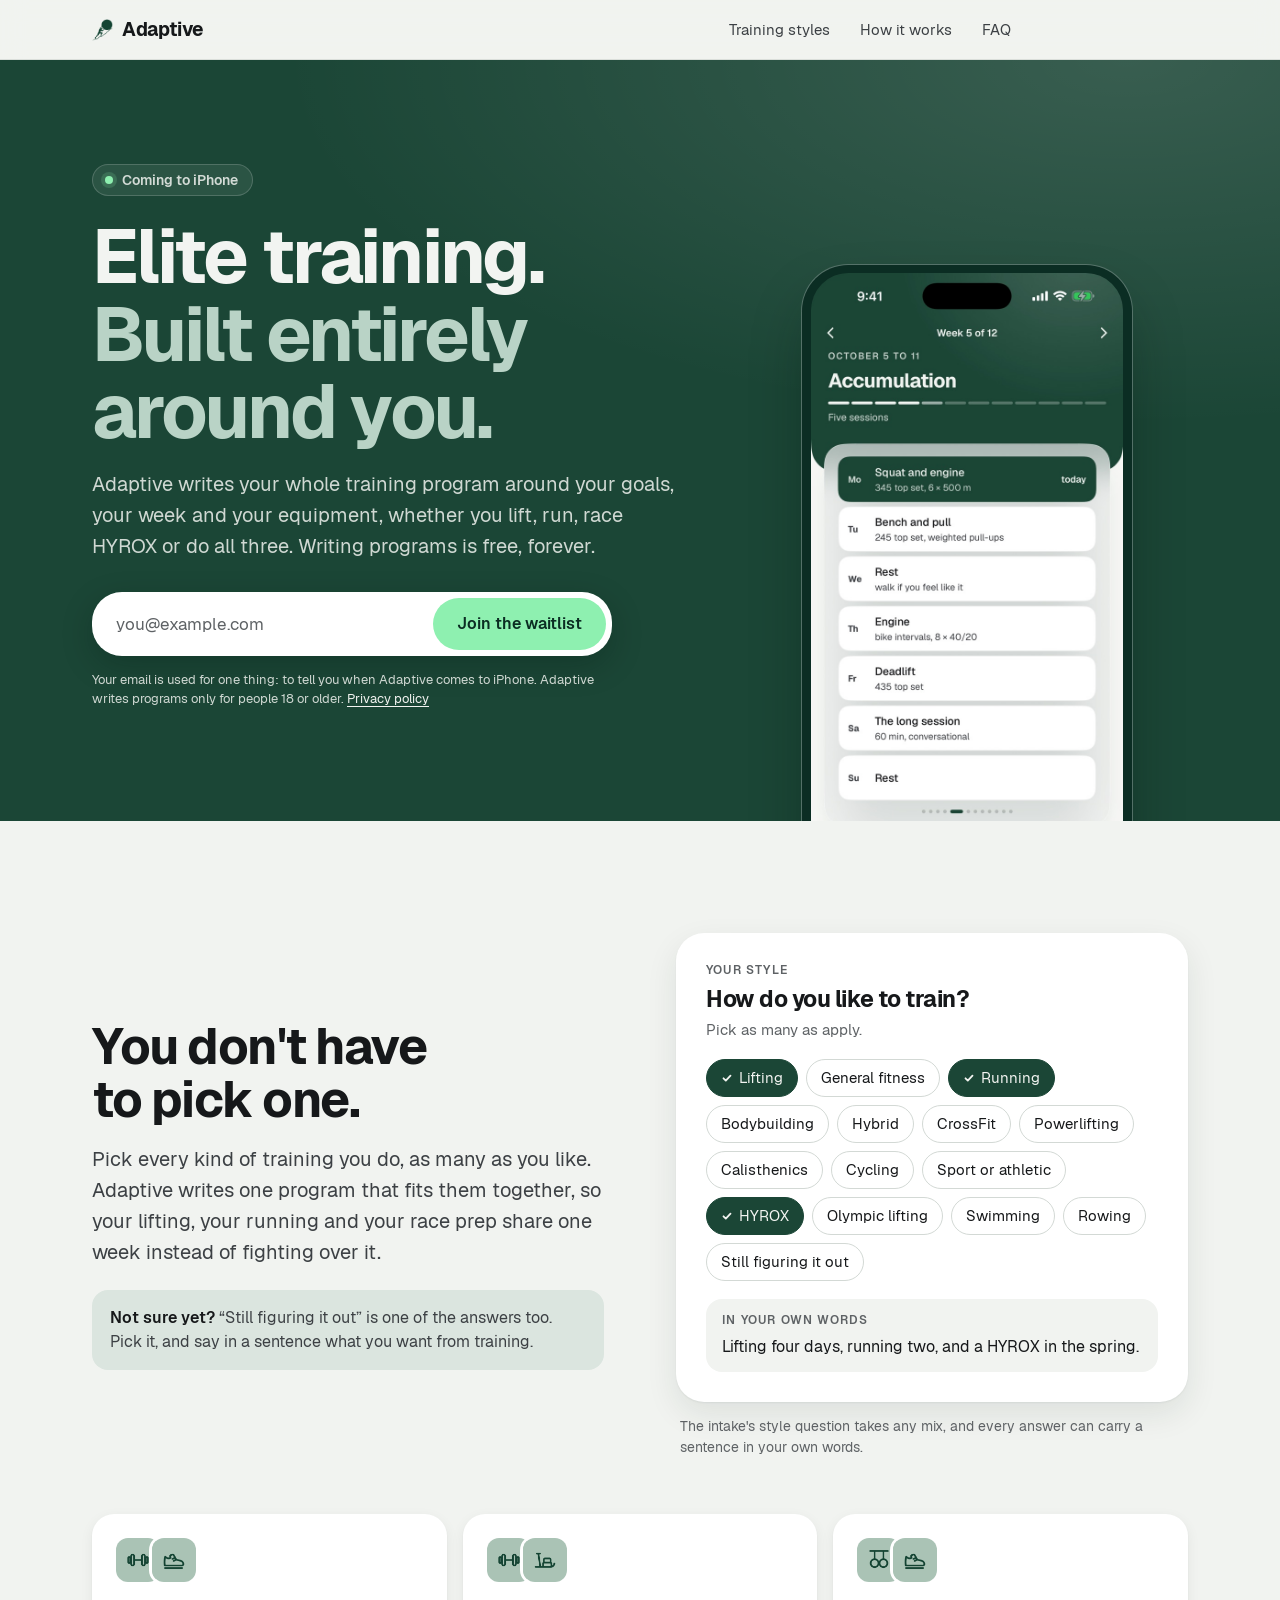
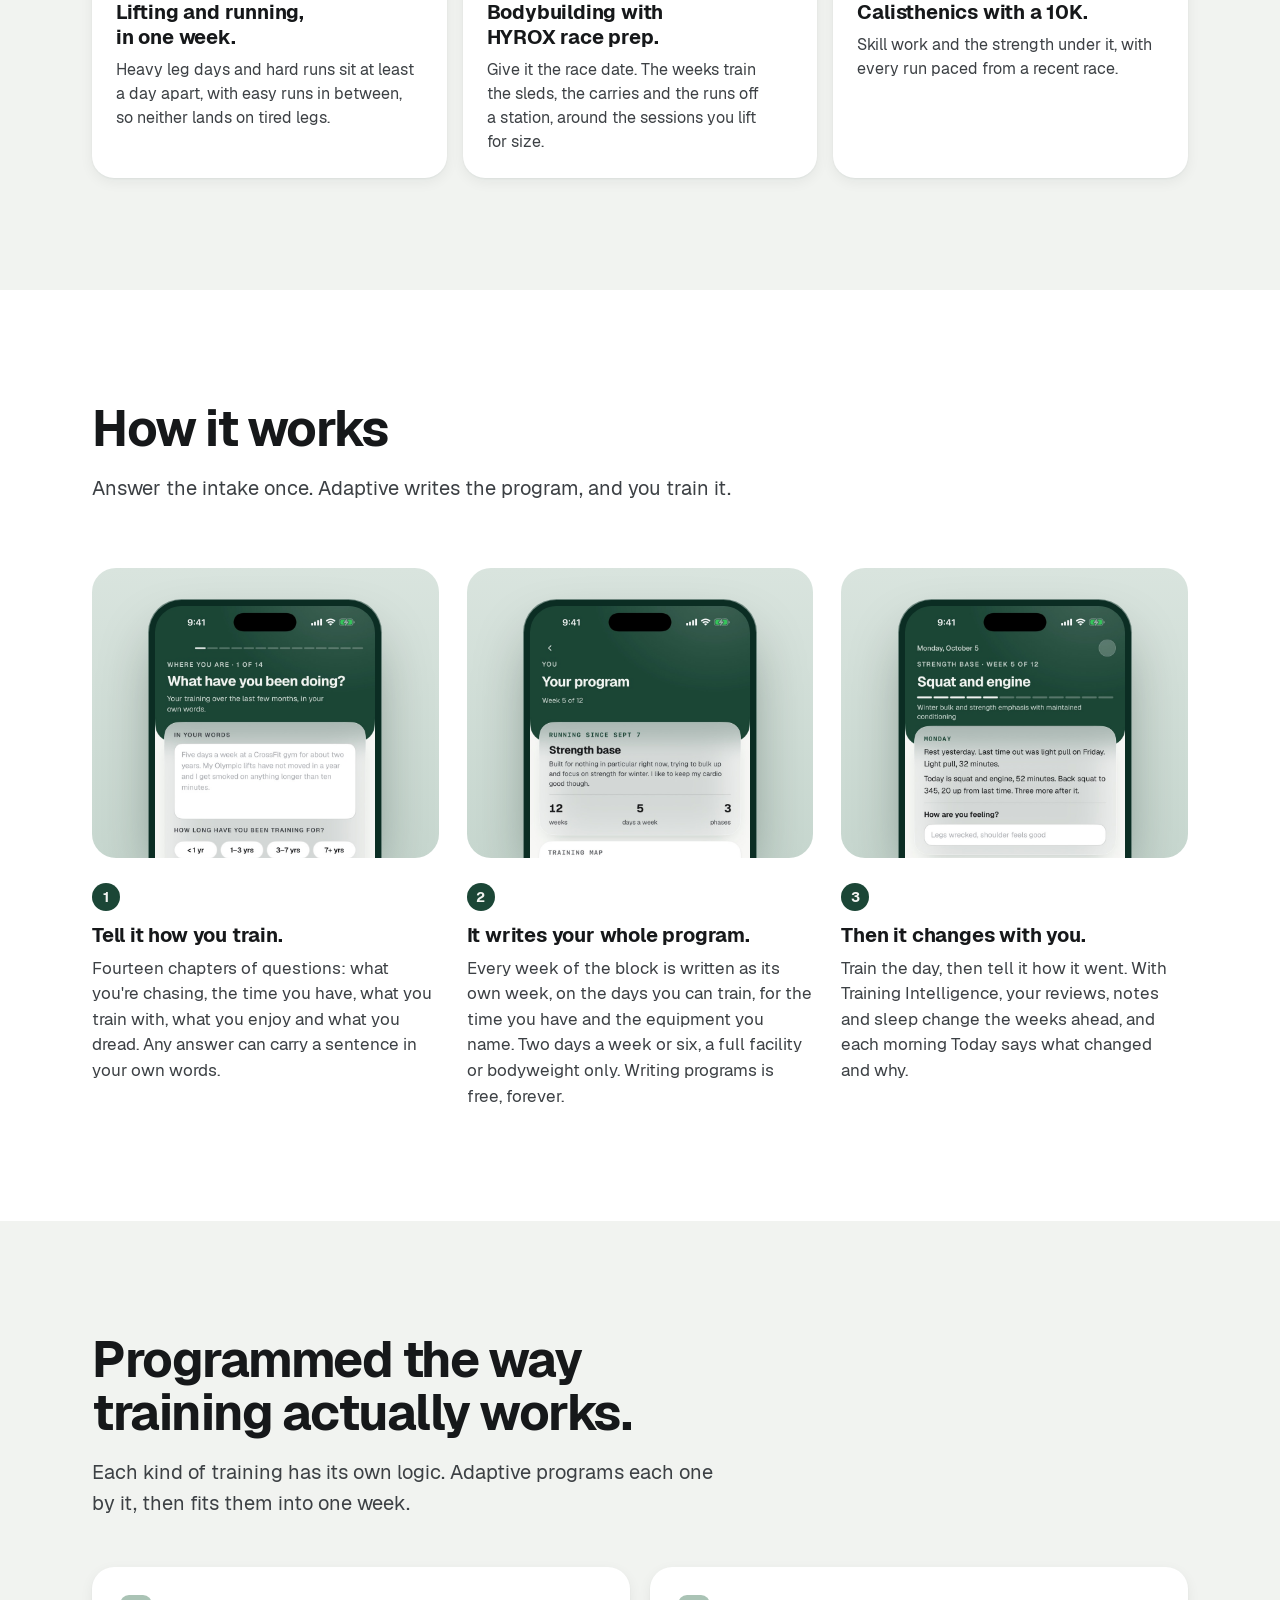
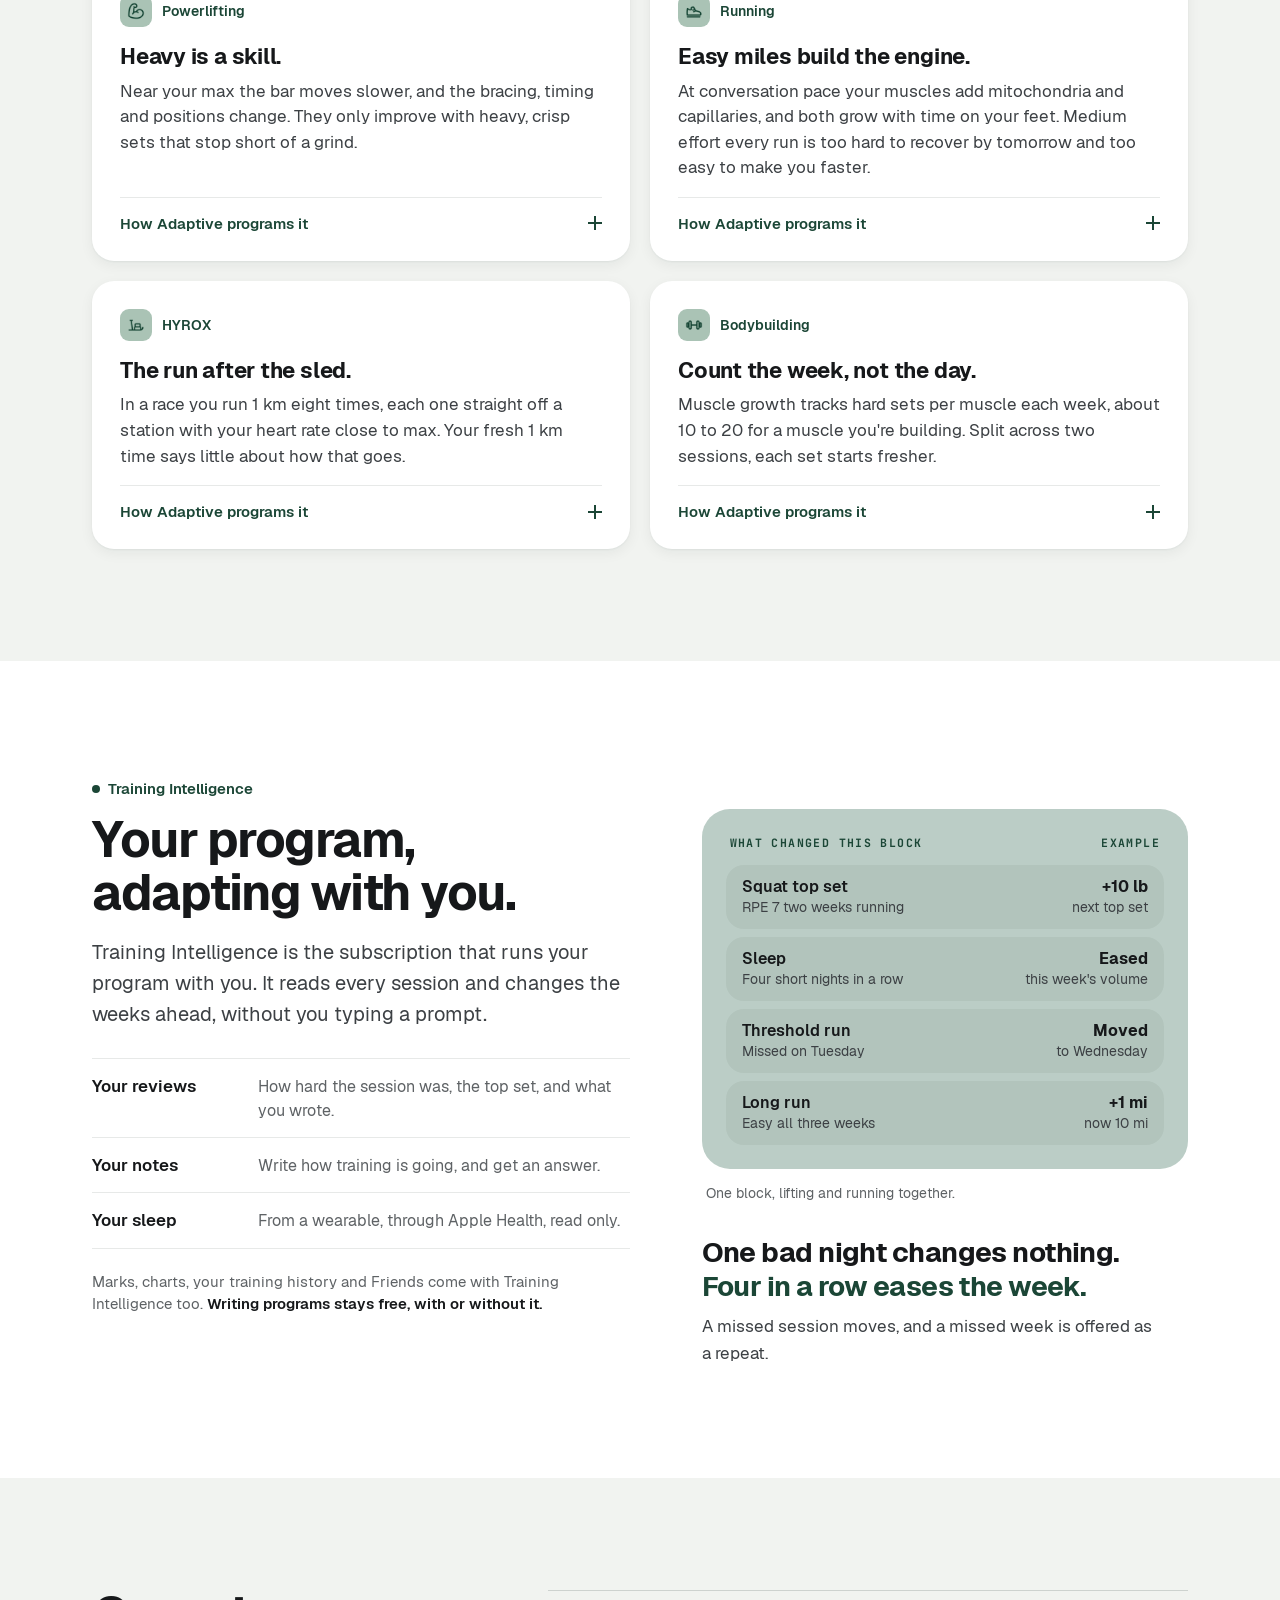
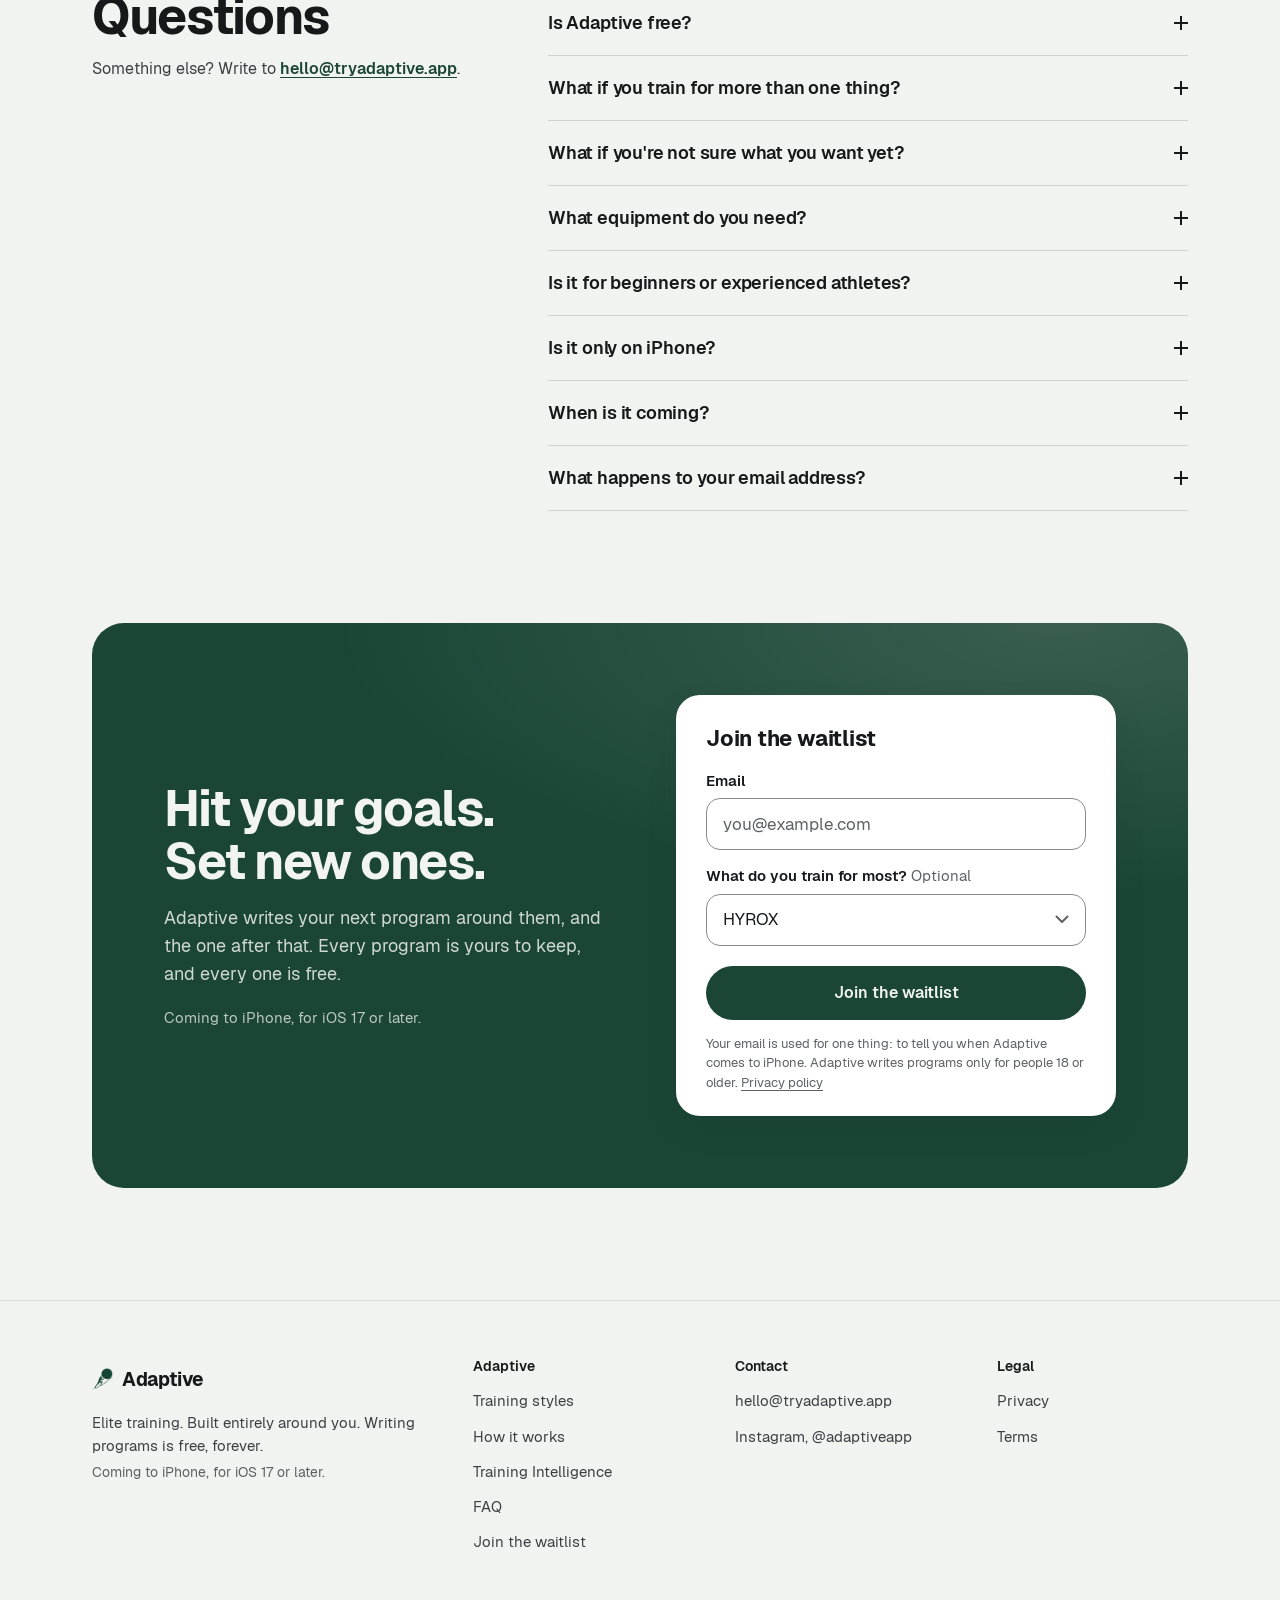
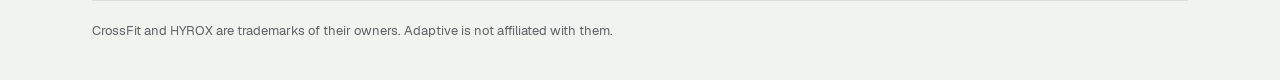
<file: hyrox/index.html>
<!doctype html>
<html lang="en">
<head>
<meta charset="utf-8">
<meta name="viewport" content="width=device-width, initial-scale=1">
<script>(function(){var q=new URLSearchParams(location.search);if(!q.has("style"))q.set("style","hyrox");location.replace("../?"+q.toString()+"#range");})();</script>
<meta http-equiv="refresh" content="0; url=../#range">
<title>Training styles · Adaptive</title>
<meta name="description" content="Adaptive writes one training program around you, for any mix of training you do.">
<meta name="robots" content="noindex,follow">
<link rel="canonical" href="https://tryadaptive.app/">
<meta property="og:url" content="https://tryadaptive.app/">
<meta name="theme-color" content="#1b4636">
<meta name="color-scheme" content="light">
<meta property="og:type" content="website">
<meta property="og:site_name" content="Adaptive">
<meta property="og:title" content="Training styles · Adaptive">
<meta property="og:description" content="Adaptive writes one training program around you, for any mix of training you do.">
<meta property="og:image" content="https://tryadaptive.app/assets/og/adaptive-og.png">
<meta property="og:image:type" content="image/png">
<meta property="og:image:width" content="1200">
<meta property="og:image:height" content="630">
<meta property="og:image:alt" content="Adaptive. Elite training, built entirely around you.">
<meta name="twitter:card" content="summary_large_image">
<meta name="twitter:title" content="Training styles · Adaptive">
<meta name="twitter:description" content="Adaptive writes one training program around you, for any mix of training you do.">
<meta name="twitter:image" content="https://tryadaptive.app/assets/og/adaptive-og.png">
<meta name="twitter:image:alt" content="Adaptive. Elite training, built entirely around you.">
<link rel="icon" href="../assets/icons/favicon.ico" sizes="32x32">
<link rel="icon" type="image/png" sizes="32x32" href="../assets/icons/favicon-32.png">
<link rel="icon" type="image/png" sizes="16x16" href="../assets/icons/favicon-16.png">
<link rel="apple-touch-icon" href="../assets/icons/apple-touch-icon.png">
<link rel="stylesheet" href="../styles.css">
<noscript><style>.wl{display:none}</style></noscript>
<script src="../form.js" defer></script>
</head>
<body class="solo-page">
<a class="skip" href="#main">Skip to content</a>
<div class="solo">
<header class="solo-top wrap"><a class="brand brand-light" href="../"><img src="../assets/logo/adaptive-mark-white.png" width="21" height="22" alt=""><span>Adaptive</span></a><a class="handle" href="https://www.instagram.com/adaptiveapp/">@adaptiveapp</a></header>
<main id="main" class="wrap solo-main">
<div class="solo-copy">
<h1>Training styles are on the home page now.</h1>
<p class="lede">Adaptive writes one program for any mix of training you do.</p>
<p class="solo-links"><a href="../#range">See the training styles <span class="chev" aria-hidden="true">›</span></a></p>
</div>
</main>
<footer class="solo-foot wrap"><p><a href="https://maxcasella.github.io/adaptive-legal/privacy.html">Privacy</a><span class="sep" aria-hidden="true"> · </span><a href="https://maxcasella.github.io/adaptive-legal/terms.html">Terms</a><span class="sep" aria-hidden="true"> · </span><a href="https://www.instagram.com/adaptiveapp/">Instagram</a><span class="sep" aria-hidden="true"> · </span><a href="mailto:hello@tryadaptive.app">Support</a></p><p class="coming" data-prelaunch>Coming to iPhone, for iOS 17 or later.</p></footer>
</div>
</body>
</html>
</file>
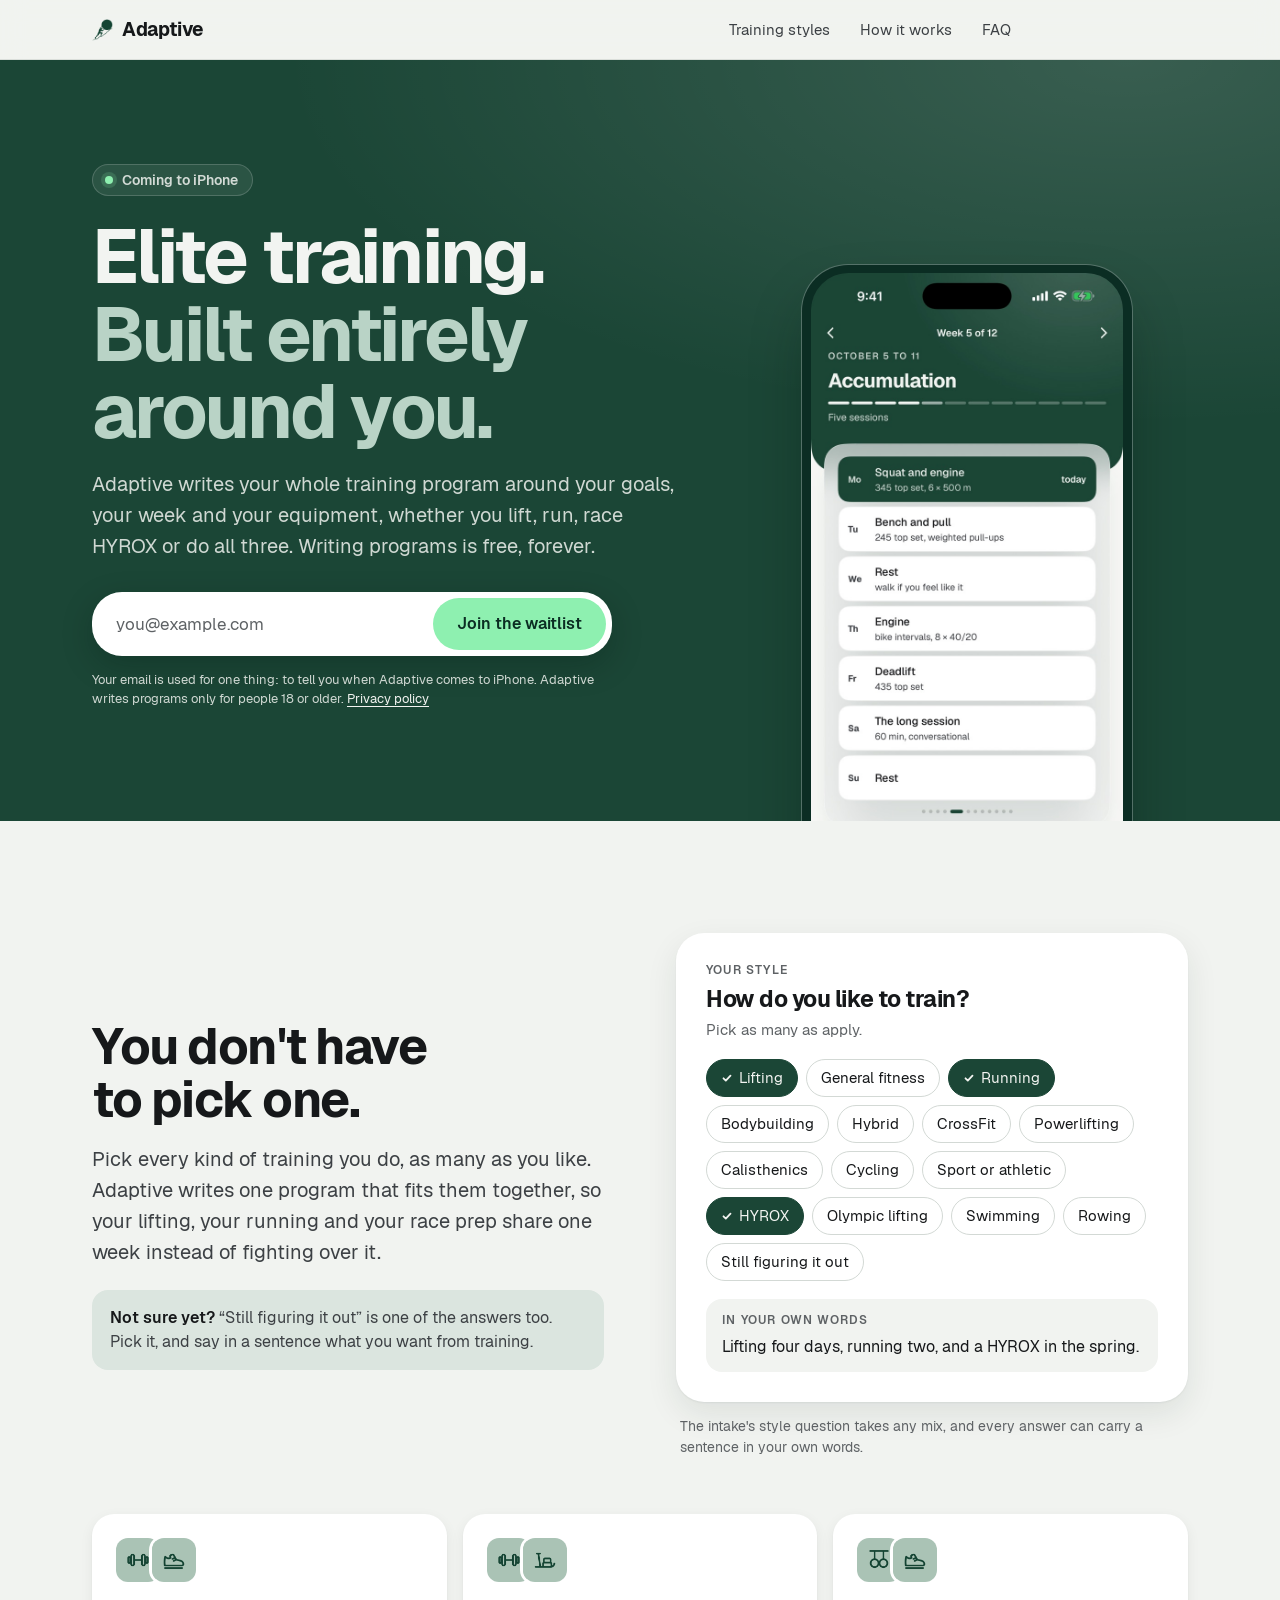
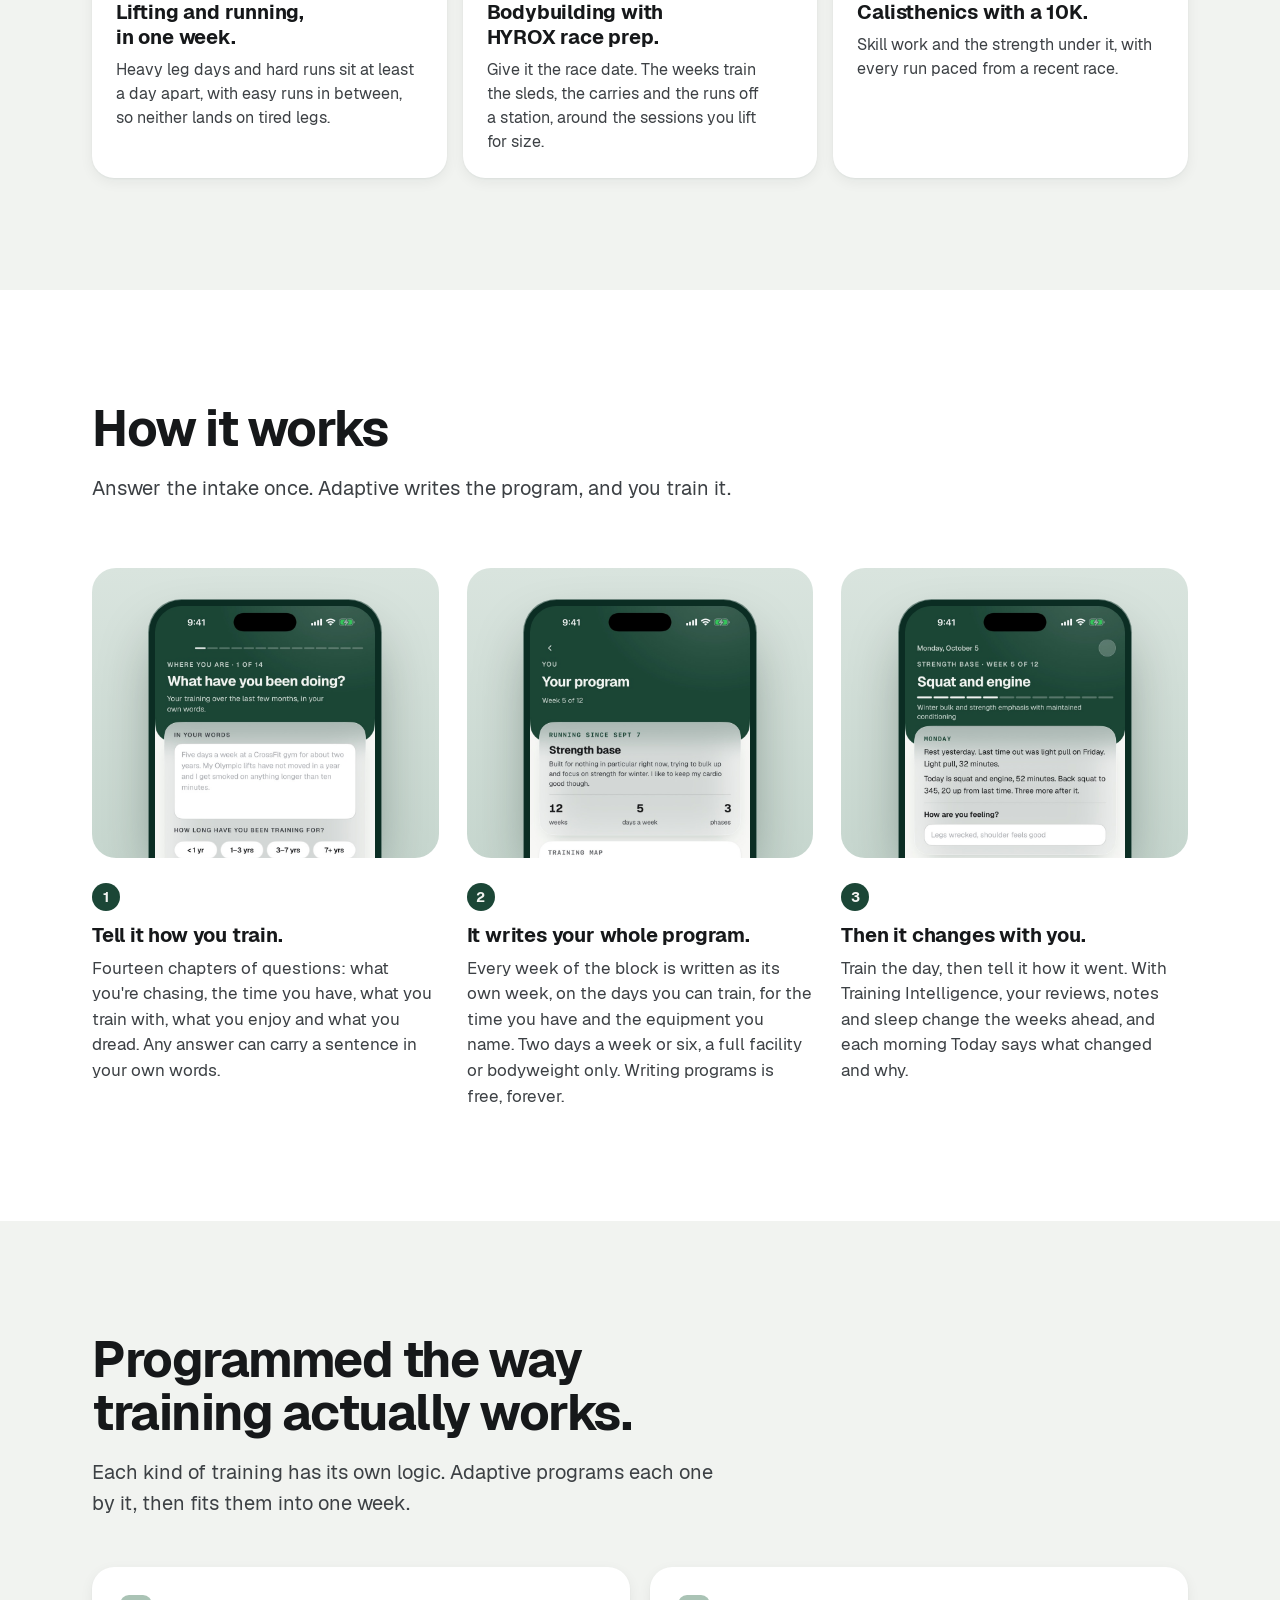
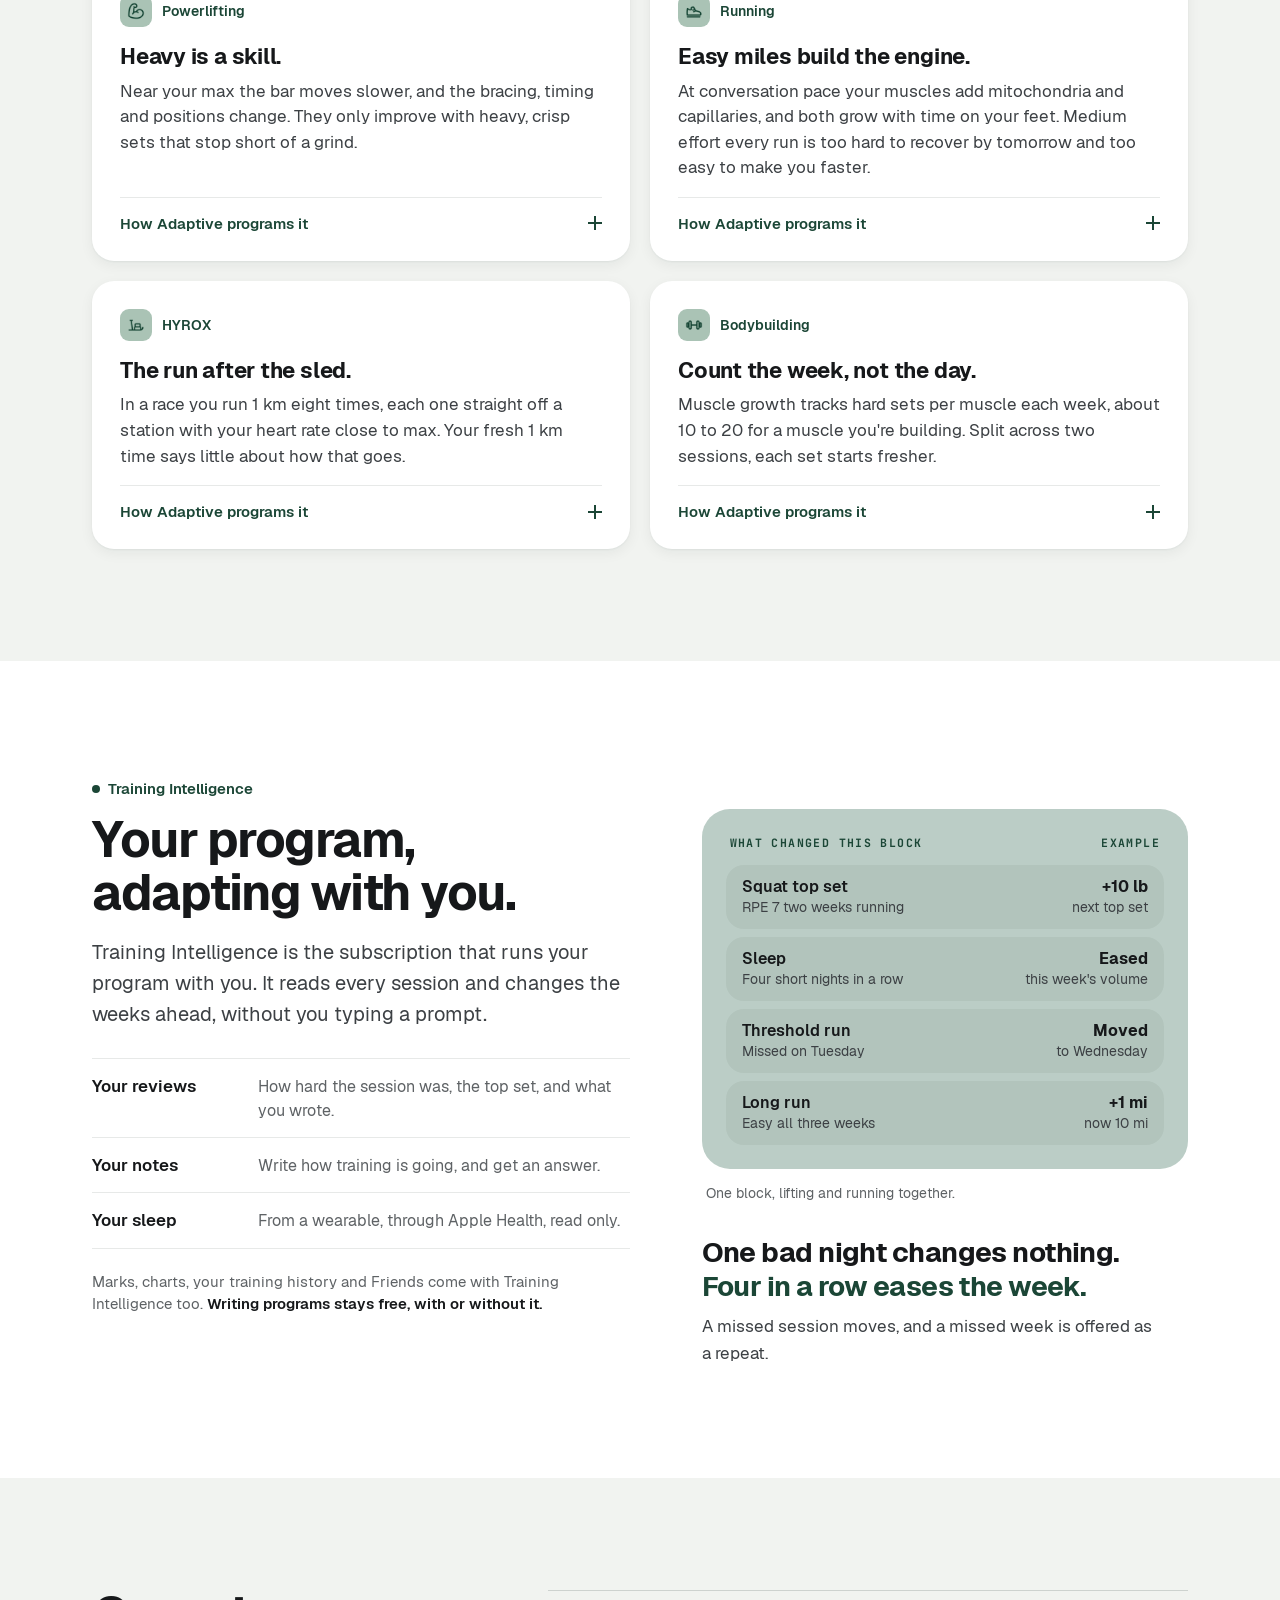
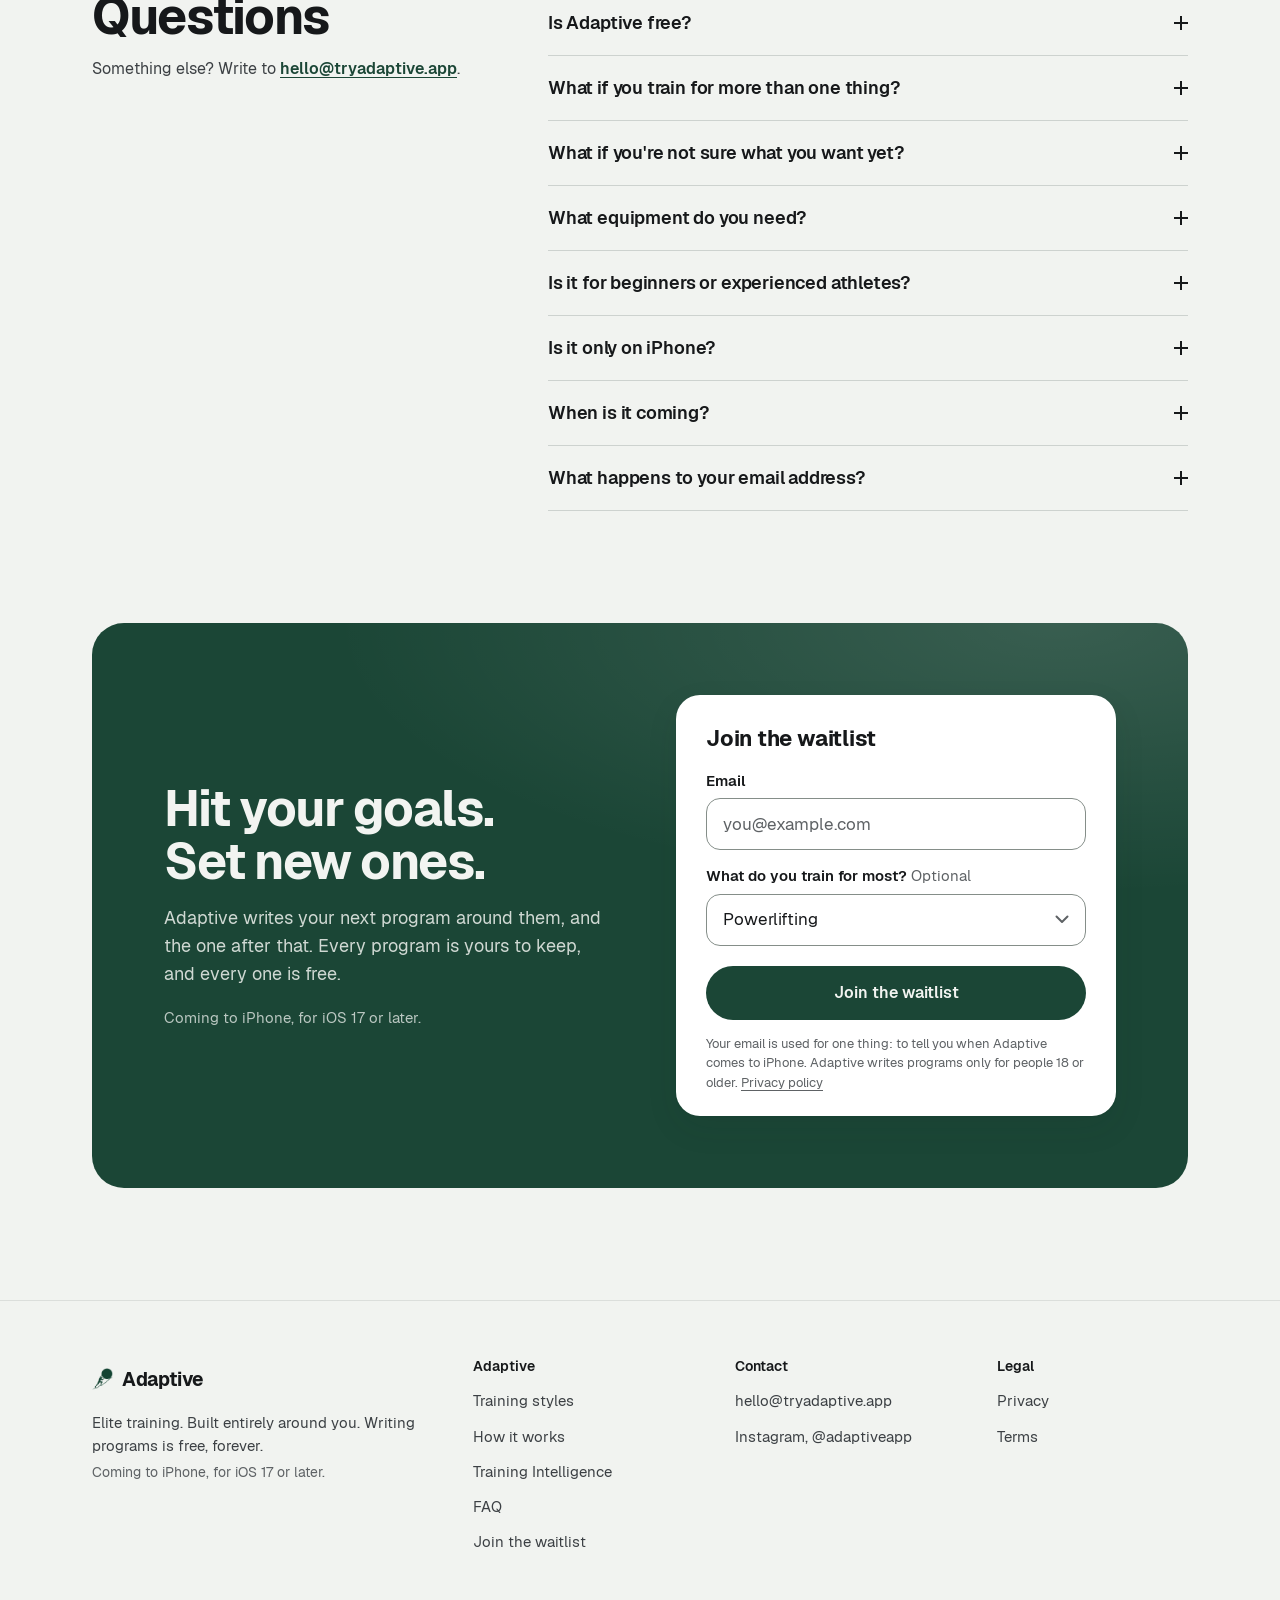
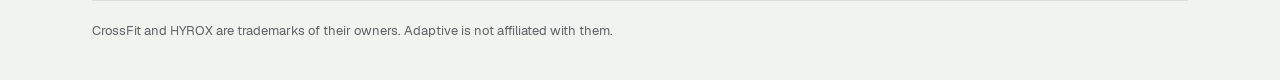
<file: powerlifting/index.html>
<!doctype html>
<html lang="en">
<head>
<meta charset="utf-8">
<meta name="viewport" content="width=device-width, initial-scale=1">
<script>(function(){var q=new URLSearchParams(location.search);if(!q.has("style"))q.set("style","powerlifting");location.replace("../?"+q.toString()+"#range");})();</script>
<meta http-equiv="refresh" content="0; url=../#range">
<title>Training styles · Adaptive</title>
<meta name="description" content="Adaptive writes one training program around you, for any mix of training you do.">
<meta name="robots" content="noindex,follow">
<link rel="canonical" href="https://tryadaptive.app/">
<meta property="og:url" content="https://tryadaptive.app/">
<meta name="theme-color" content="#1b4636">
<meta name="color-scheme" content="light">
<meta property="og:type" content="website">
<meta property="og:site_name" content="Adaptive">
<meta property="og:title" content="Training styles · Adaptive">
<meta property="og:description" content="Adaptive writes one training program around you, for any mix of training you do.">
<meta property="og:image" content="https://tryadaptive.app/assets/og/adaptive-og.png">
<meta property="og:image:type" content="image/png">
<meta property="og:image:width" content="1200">
<meta property="og:image:height" content="630">
<meta property="og:image:alt" content="Adaptive. Elite training, built entirely around you.">
<meta name="twitter:card" content="summary_large_image">
<meta name="twitter:title" content="Training styles · Adaptive">
<meta name="twitter:description" content="Adaptive writes one training program around you, for any mix of training you do.">
<meta name="twitter:image" content="https://tryadaptive.app/assets/og/adaptive-og.png">
<meta name="twitter:image:alt" content="Adaptive. Elite training, built entirely around you.">
<link rel="icon" href="../assets/icons/favicon.ico" sizes="32x32">
<link rel="icon" type="image/png" sizes="32x32" href="../assets/icons/favicon-32.png">
<link rel="icon" type="image/png" sizes="16x16" href="../assets/icons/favicon-16.png">
<link rel="apple-touch-icon" href="../assets/icons/apple-touch-icon.png">
<link rel="stylesheet" href="../styles.css">
<noscript><style>.wl{display:none}</style></noscript>
<script src="../form.js" defer></script>
</head>
<body class="solo-page">
<a class="skip" href="#main">Skip to content</a>
<div class="solo">
<header class="solo-top wrap"><a class="brand brand-light" href="../"><img src="../assets/logo/adaptive-mark-white.png" width="21" height="22" alt=""><span>Adaptive</span></a><a class="handle" href="https://www.instagram.com/adaptiveapp/">@adaptiveapp</a></header>
<main id="main" class="wrap solo-main">
<div class="solo-copy">
<h1>Training styles are on the home page now.</h1>
<p class="lede">Adaptive writes one program for any mix of training you do.</p>
<p class="solo-links"><a href="../#range">See the training styles <span class="chev" aria-hidden="true">›</span></a></p>
</div>
</main>
<footer class="solo-foot wrap"><p><a href="https://maxcasella.github.io/adaptive-legal/privacy.html">Privacy</a><span class="sep" aria-hidden="true"> · </span><a href="https://maxcasella.github.io/adaptive-legal/terms.html">Terms</a><span class="sep" aria-hidden="true"> · </span><a href="https://www.instagram.com/adaptiveapp/">Instagram</a><span class="sep" aria-hidden="true"> · </span><a href="mailto:hello@tryadaptive.app">Support</a></p><p class="coming" data-prelaunch>Coming to iPhone, for iOS 17 or later.</p></footer>
</div>
</body>
</html>
</file>
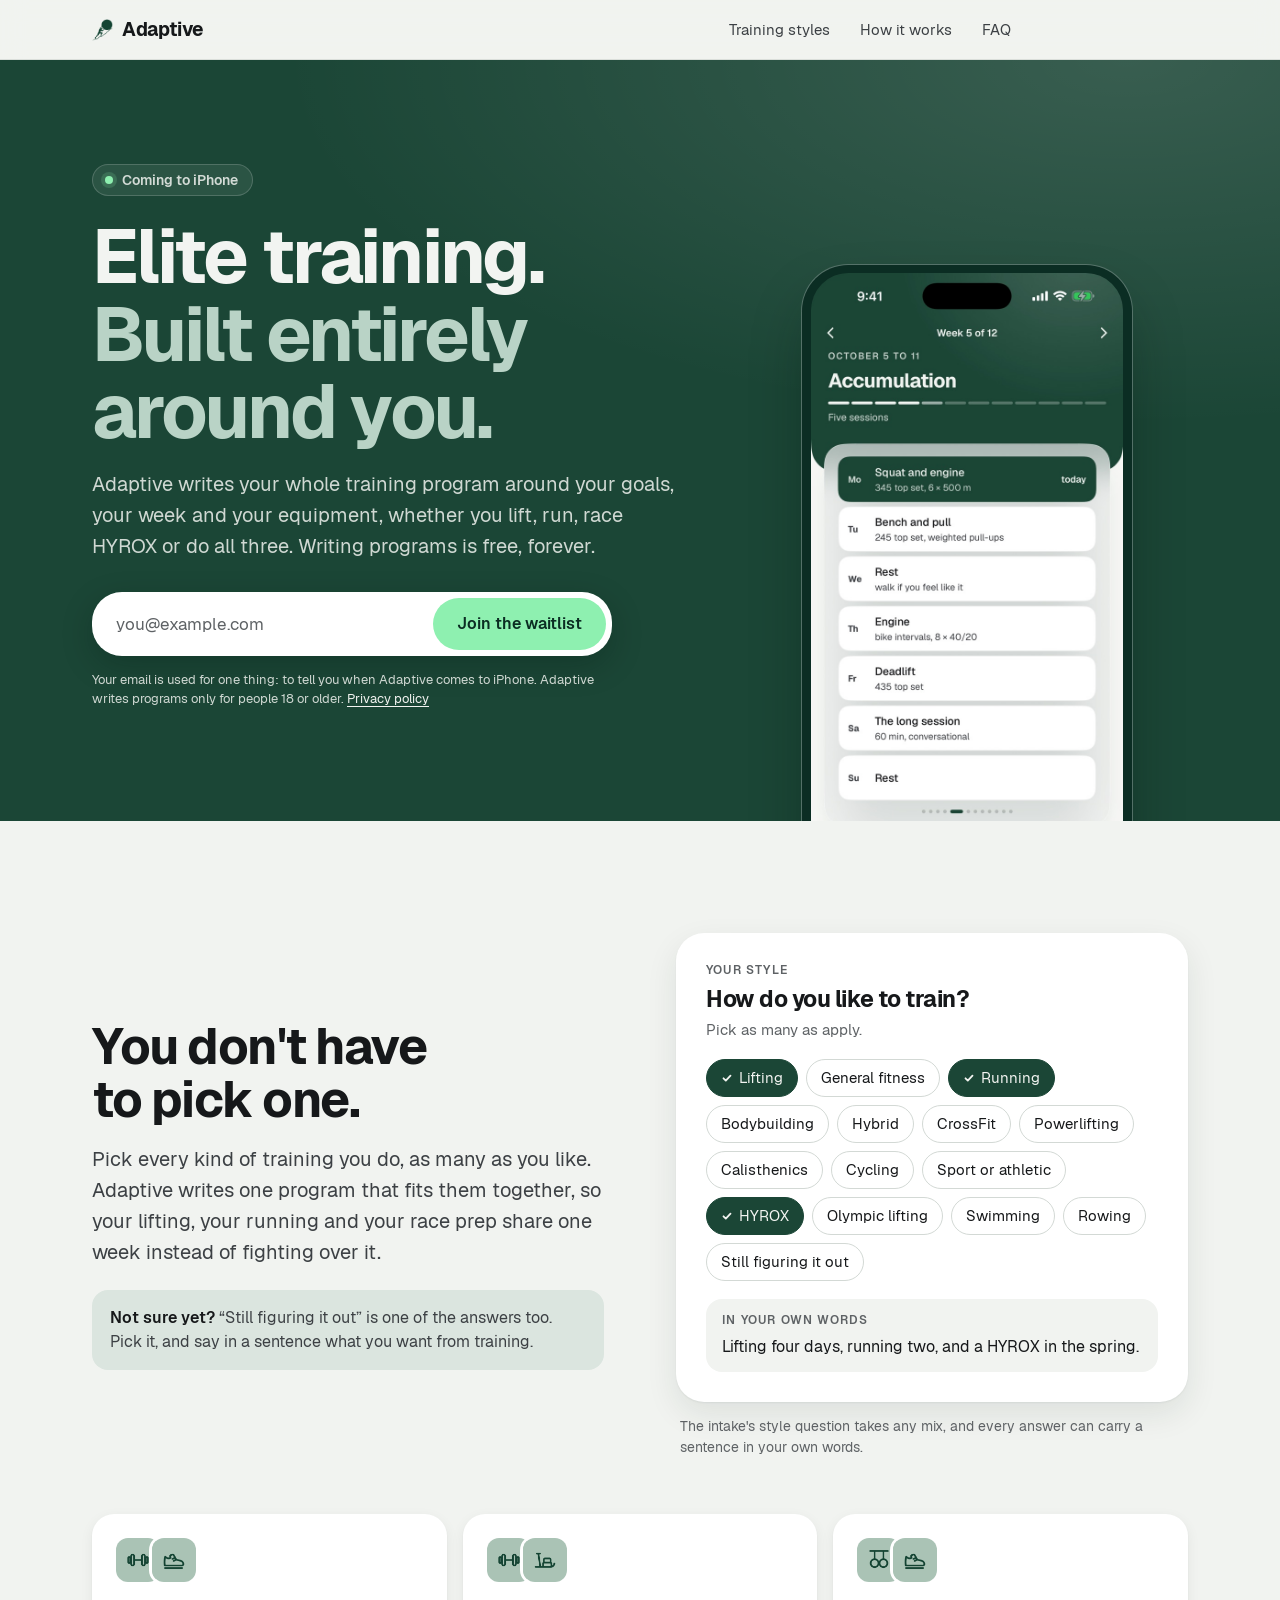
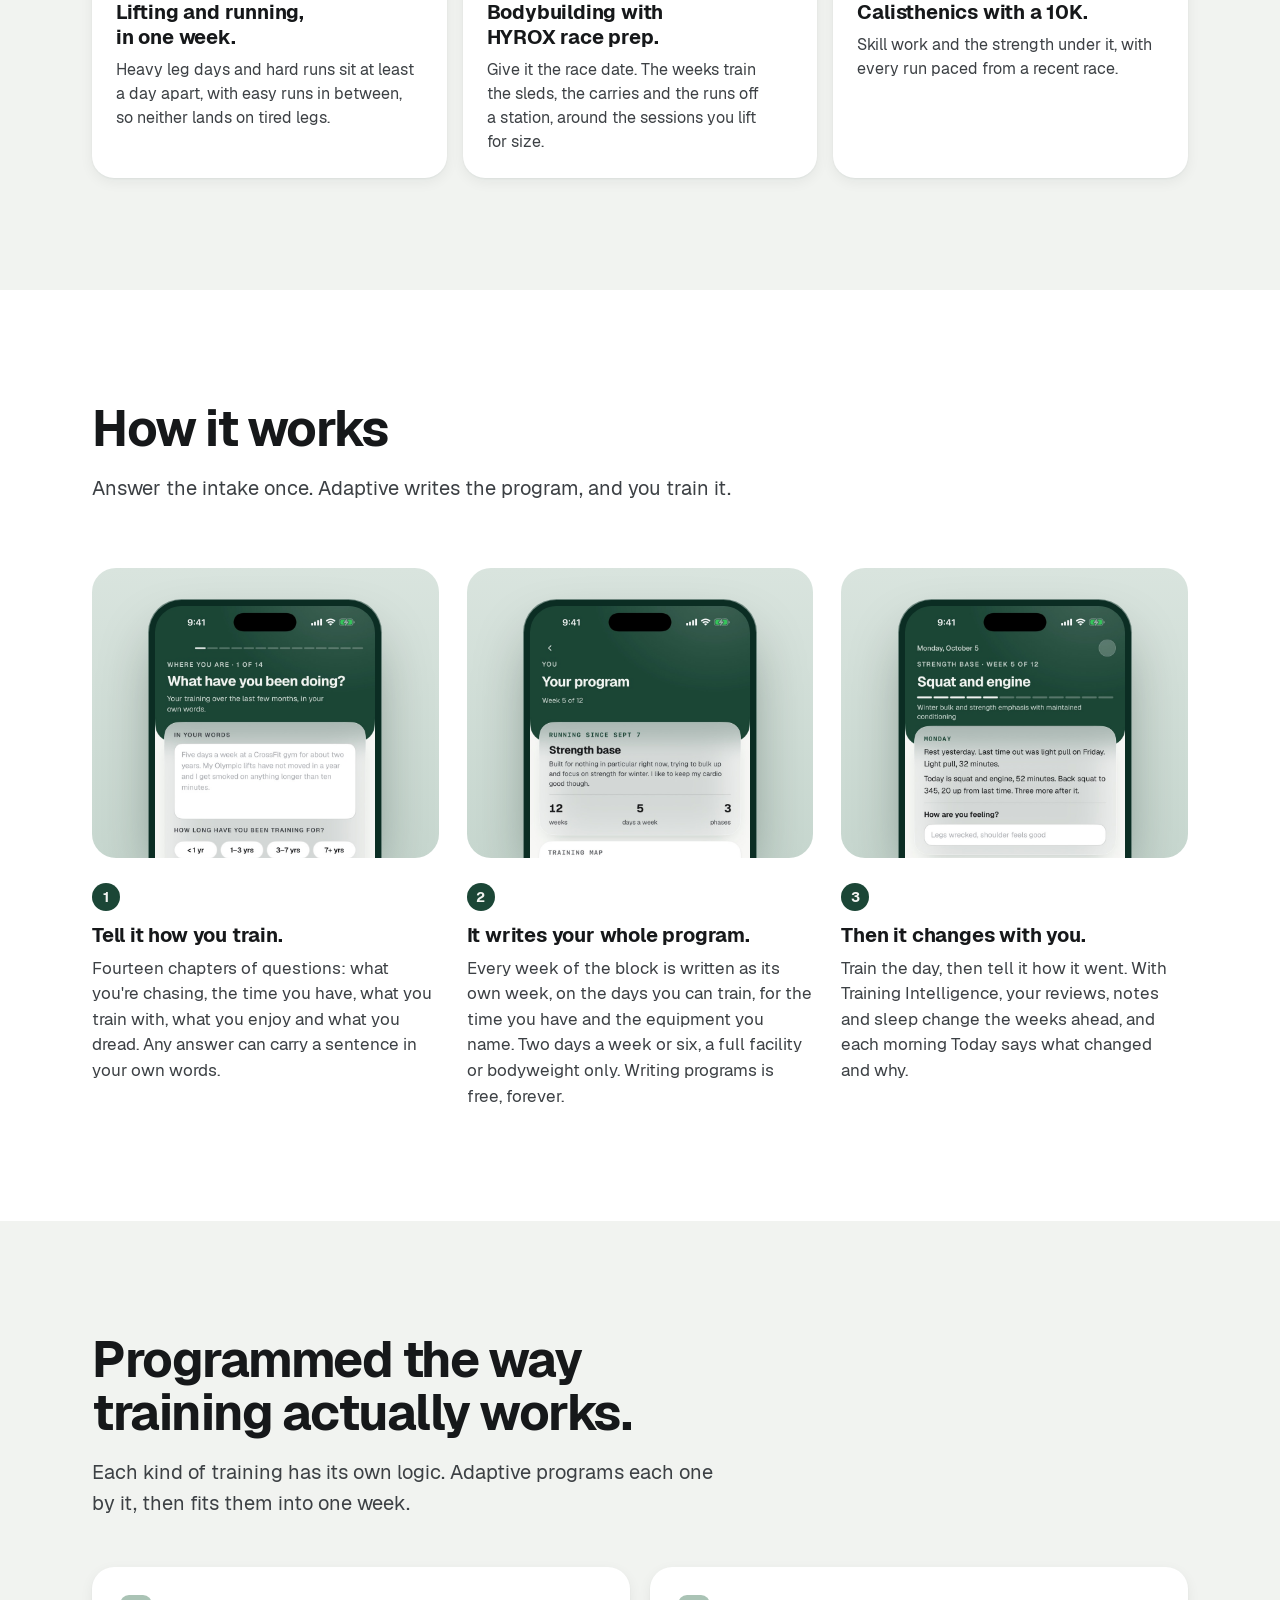
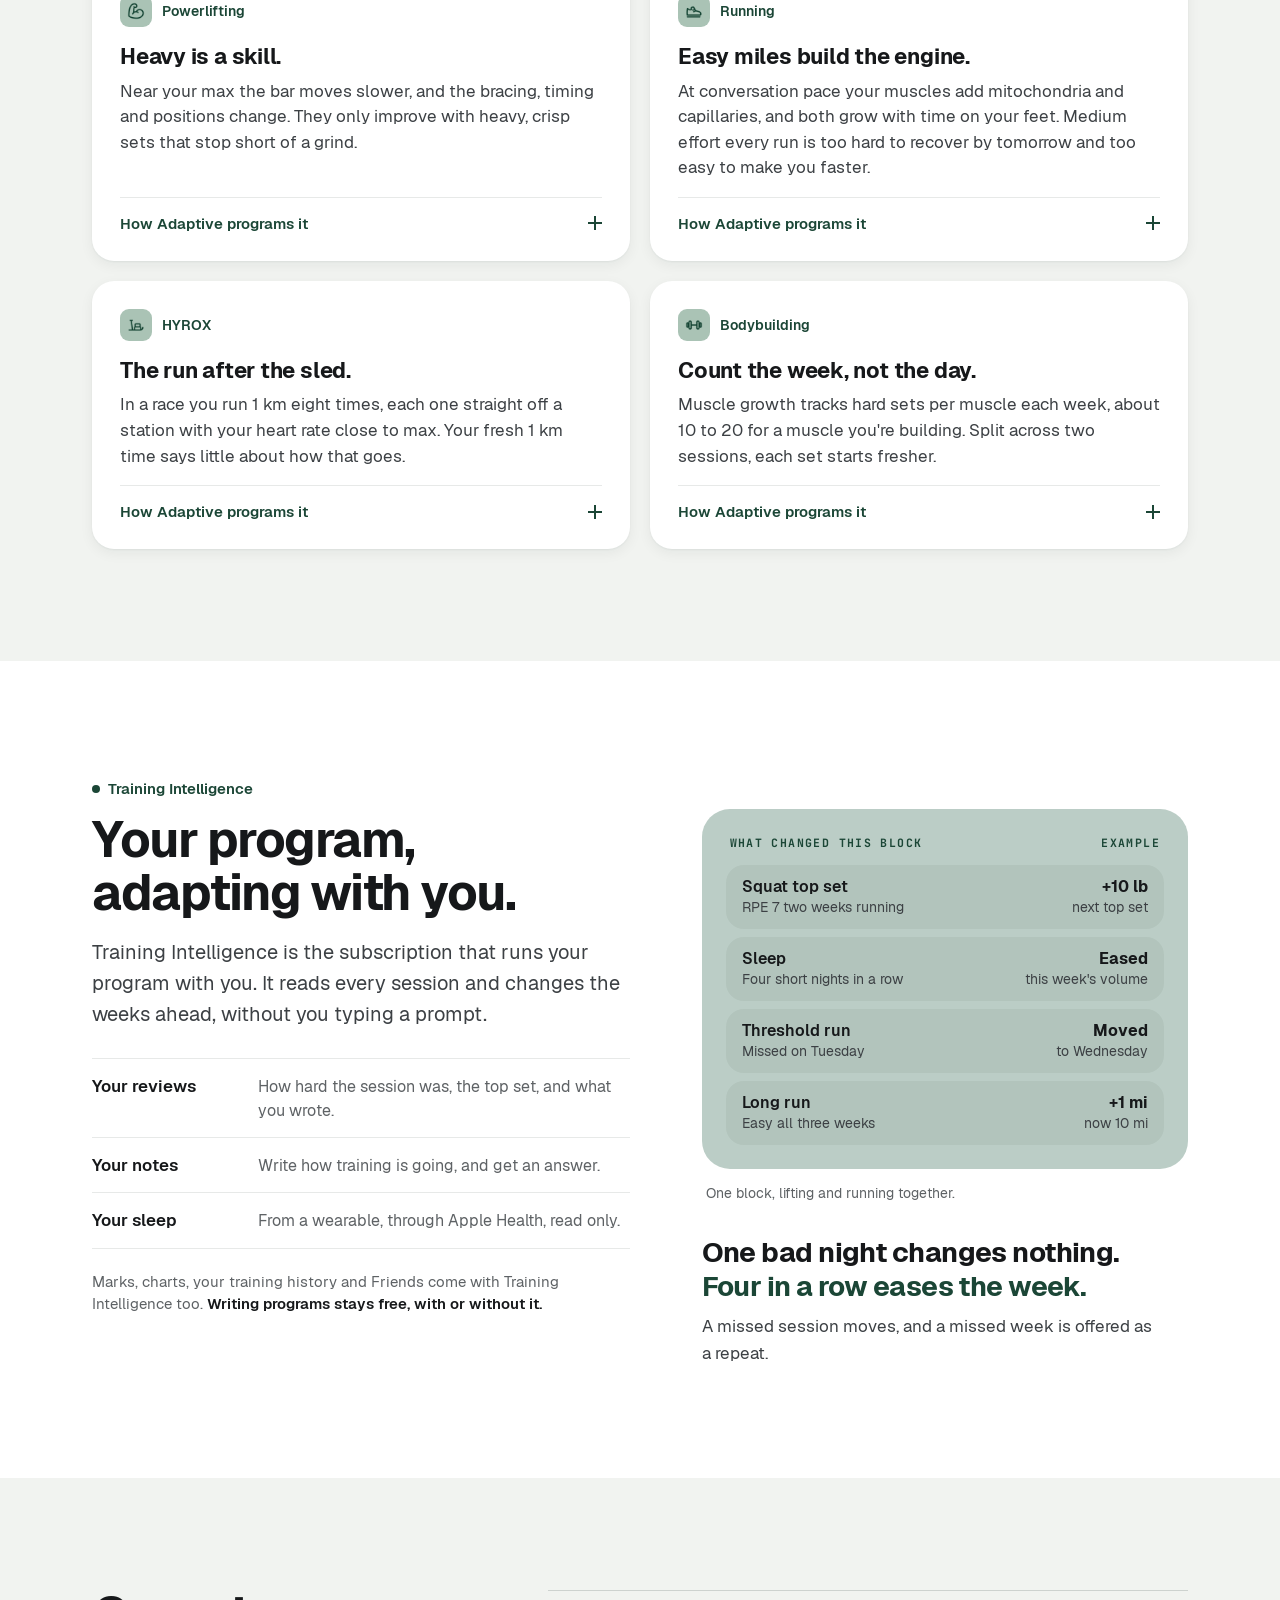
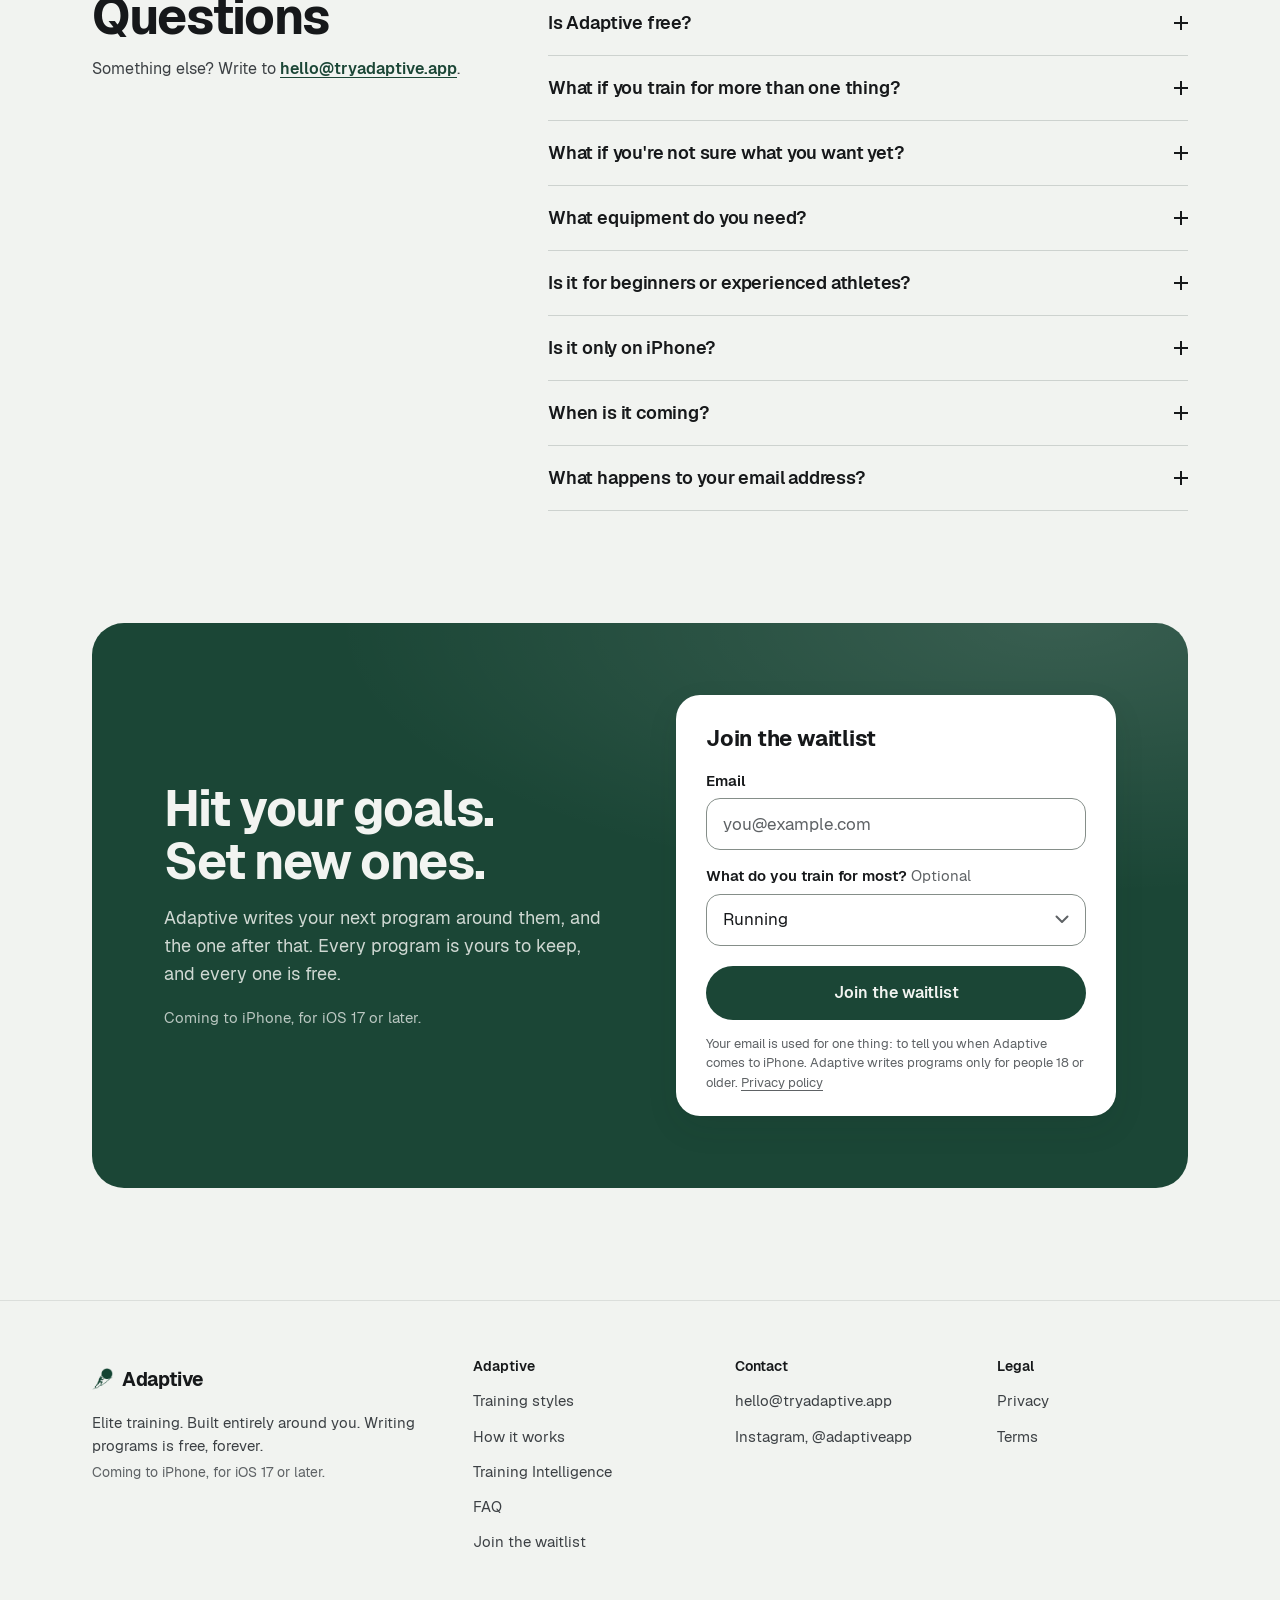
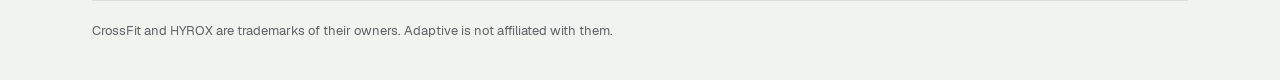
<file: running/index.html>
<!doctype html>
<html lang="en">
<head>
<meta charset="utf-8">
<meta name="viewport" content="width=device-width, initial-scale=1">
<script>(function(){var q=new URLSearchParams(location.search);if(!q.has("style"))q.set("style","running");location.replace("../?"+q.toString()+"#range");})();</script>
<meta http-equiv="refresh" content="0; url=../#range">
<title>Training styles · Adaptive</title>
<meta name="description" content="Adaptive writes one training program around you, for any mix of training you do.">
<meta name="robots" content="noindex,follow">
<link rel="canonical" href="https://tryadaptive.app/">
<meta property="og:url" content="https://tryadaptive.app/">
<meta name="theme-color" content="#1b4636">
<meta name="color-scheme" content="light">
<meta property="og:type" content="website">
<meta property="og:site_name" content="Adaptive">
<meta property="og:title" content="Training styles · Adaptive">
<meta property="og:description" content="Adaptive writes one training program around you, for any mix of training you do.">
<meta property="og:image" content="https://tryadaptive.app/assets/og/adaptive-og.png">
<meta property="og:image:type" content="image/png">
<meta property="og:image:width" content="1200">
<meta property="og:image:height" content="630">
<meta property="og:image:alt" content="Adaptive. Elite training, built entirely around you.">
<meta name="twitter:card" content="summary_large_image">
<meta name="twitter:title" content="Training styles · Adaptive">
<meta name="twitter:description" content="Adaptive writes one training program around you, for any mix of training you do.">
<meta name="twitter:image" content="https://tryadaptive.app/assets/og/adaptive-og.png">
<meta name="twitter:image:alt" content="Adaptive. Elite training, built entirely around you.">
<link rel="icon" href="../assets/icons/favicon.ico" sizes="32x32">
<link rel="icon" type="image/png" sizes="32x32" href="../assets/icons/favicon-32.png">
<link rel="icon" type="image/png" sizes="16x16" href="../assets/icons/favicon-16.png">
<link rel="apple-touch-icon" href="../assets/icons/apple-touch-icon.png">
<link rel="stylesheet" href="../styles.css">
<noscript><style>.wl{display:none}</style></noscript>
<script src="../form.js" defer></script>
</head>
<body class="solo-page">
<a class="skip" href="#main">Skip to content</a>
<div class="solo">
<header class="solo-top wrap"><a class="brand brand-light" href="../"><img src="../assets/logo/adaptive-mark-white.png" width="21" height="22" alt=""><span>Adaptive</span></a><a class="handle" href="https://www.instagram.com/adaptiveapp/">@adaptiveapp</a></header>
<main id="main" class="wrap solo-main">
<div class="solo-copy">
<h1>Training styles are on the home page now.</h1>
<p class="lede">Adaptive writes one program for any mix of training you do.</p>
<p class="solo-links"><a href="../#range">See the training styles <span class="chev" aria-hidden="true">›</span></a></p>
</div>
</main>
<footer class="solo-foot wrap"><p><a href="https://maxcasella.github.io/adaptive-legal/privacy.html">Privacy</a><span class="sep" aria-hidden="true"> · </span><a href="https://maxcasella.github.io/adaptive-legal/terms.html">Terms</a><span class="sep" aria-hidden="true"> · </span><a href="https://www.instagram.com/adaptiveapp/">Instagram</a><span class="sep" aria-hidden="true"> · </span><a href="mailto:hello@tryadaptive.app">Support</a></p><p class="coming" data-prelaunch>Coming to iPhone, for iOS 17 or later.</p></footer>
</div>
</body>
</html>
</file>
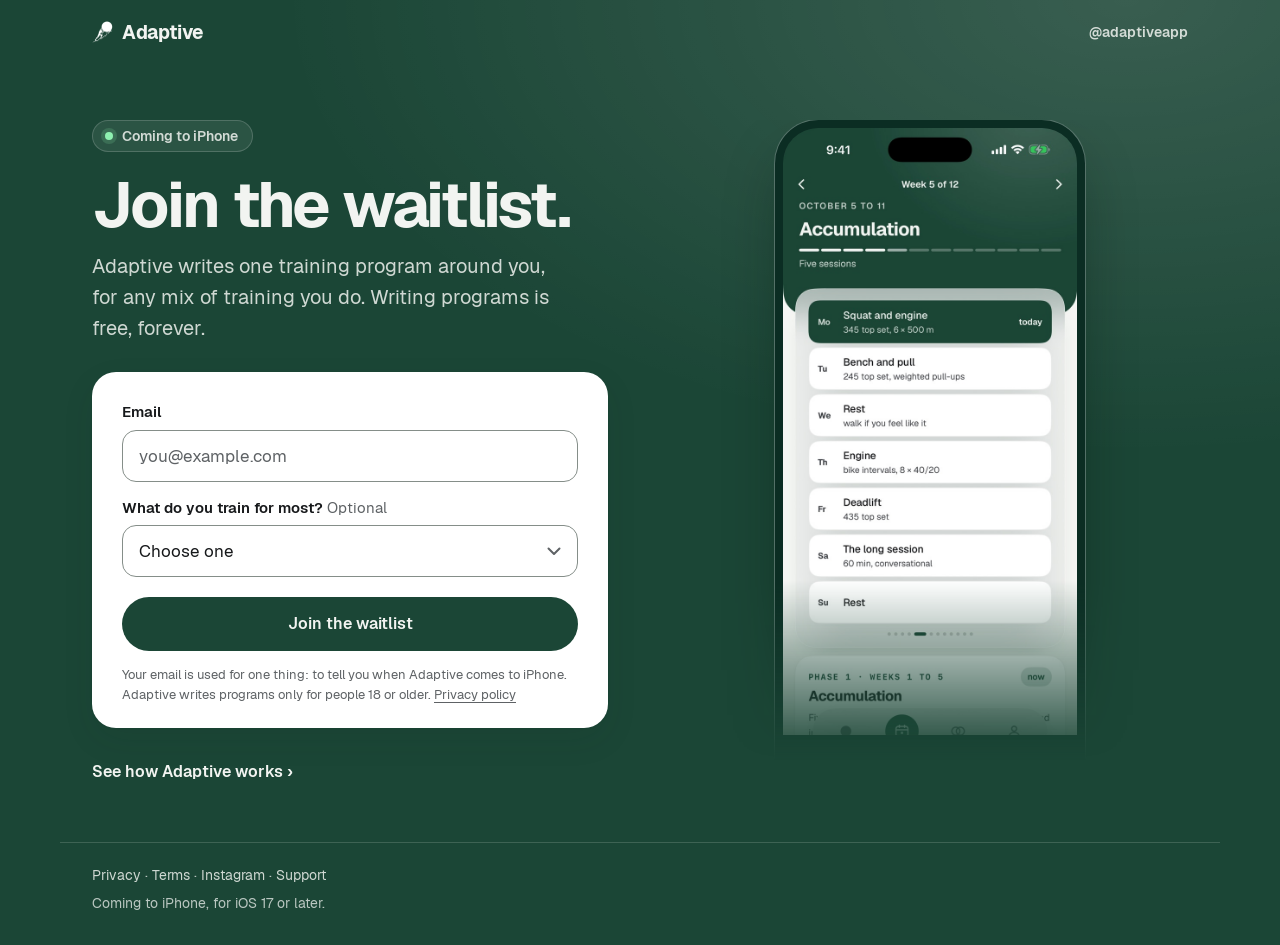
<file: waitlist/index.html>
<!doctype html>
<html lang="en">
<head>
<meta charset="utf-8">
<meta name="viewport" content="width=device-width, initial-scale=1">
<title>Join the waitlist · Adaptive</title>
<meta name="description" content="Adaptive writes one training program around you, for any mix of training you do. Writing programs is free, forever. Join the waitlist to hear when it comes to iPhone.">
<meta name="robots" content="index,follow">
<link rel="canonical" href="https://tryadaptive.app/waitlist/">
<meta property="og:url" content="https://tryadaptive.app/waitlist/">
<meta name="theme-color" content="#1b4636">
<meta name="color-scheme" content="light">
<meta property="og:type" content="website">
<meta property="og:site_name" content="Adaptive">
<meta property="og:title" content="Join the waitlist · Adaptive">
<meta property="og:description" content="Adaptive writes one training program around you, for any mix of training you do. Writing programs is free, forever. Join the waitlist to hear when it comes to iPhone.">
<meta property="og:image" content="https://tryadaptive.app/assets/og/adaptive-og.png">
<meta property="og:image:type" content="image/png">
<meta property="og:image:width" content="1200">
<meta property="og:image:height" content="630">
<meta property="og:image:alt" content="Adaptive. Elite training, built entirely around you.">
<meta name="twitter:card" content="summary_large_image">
<meta name="twitter:title" content="Join the waitlist · Adaptive">
<meta name="twitter:description" content="Adaptive writes one training program around you, for any mix of training you do. Writing programs is free, forever. Join the waitlist to hear when it comes to iPhone.">
<meta name="twitter:image" content="https://tryadaptive.app/assets/og/adaptive-og.png">
<meta name="twitter:image:alt" content="Adaptive. Elite training, built entirely around you.">
<link rel="icon" href="../assets/icons/favicon.ico" sizes="32x32">
<link rel="icon" type="image/png" sizes="32x32" href="../assets/icons/favicon-32.png">
<link rel="icon" type="image/png" sizes="16x16" href="../assets/icons/favicon-16.png">
<link rel="apple-touch-icon" href="../assets/icons/apple-touch-icon.png">
<link rel="stylesheet" href="../styles.css">
<noscript><style>.wl{display:none}</style></noscript>
<script src="../form.js" defer></script>
</head>
<body class="solo-page">
<a class="skip" href="#main">Skip to content</a>
<div class="solo">
<header class="solo-top wrap"><a class="brand brand-light" href="../"><img src="../assets/logo/adaptive-mark-white.png" width="21" height="22" alt=""><span>Adaptive</span></a><a class="handle" href="https://www.instagram.com/adaptiveapp/">@adaptiveapp</a></header>
<main id="main" class="wrap solo-main has-shot">
<div class="solo-copy">
<p class="badge" data-prelaunch><span class="dot" aria-hidden="true"></span>Coming to iPhone</p>
<h1 id="wl-title" tabindex="-1">Join the waitlist.</h1>
<p class="lede">Adaptive writes one training program around you, for any mix of training you do. Writing programs is free, forever.</p>
<div class="join join-card" id="join" data-join data-solo>
<form class="wl" data-waitlist method="post" novalidate aria-labelledby="wl-title">
<div class="fld"><label for="wl-email">Email</label><input id="wl-email" name="email" type="email" required autocomplete="email" inputmode="email" autocapitalize="off" autocorrect="off" spellcheck="false" maxlength="254" enterkeyhint="go" placeholder="you@example.com" aria-describedby="wl-msg"></div>
<div class="fld"><label for="wl-style">What do you train for most? <span class="opt">Optional</span></label><select id="wl-style" name="style"><option value="">Choose one</option><option value="powerlifting">Powerlifting</option><option value="bodybuilding">Bodybuilding</option><option value="running">Running</option><option value="hyrox">HYROX</option><option value="crossfit">CrossFit</option><option value="calisthenics">Calisthenics</option><option value="hybrid">Hybrid, or a mix</option><option value="athletic">Athletic performance</option><option value="other">Something else</option></select></div>
<div class="hp" aria-hidden="true"><label for="wl-website">Leave this empty</label><input id="wl-website" name="website" type="text" tabindex="-1" autocomplete="off"></div>
<button type="submit" class="btn" disabled>Join the waitlist</button>
<p class="wl-msg" id="wl-msg" role="status" aria-live="polite" data-msg></p>
<p class="fine">Your email is used for one thing: to tell you when Adaptive comes to iPhone. Adaptive writes programs only for people 18 or older. <a href="https://maxcasella.github.io/adaptive-legal/privacy.html#the-waitlist">Privacy policy</a></p>
</form>
<noscript><p class="nojs">The waitlist needs JavaScript. Turn it on and reload to join.</p></noscript>
<div class="joined" data-joined hidden>
<h2 tabindex="-1">You&#x27;re on the waitlist.</h2>
<p>Adaptive will email <span data-joined-email></span> when it comes to iPhone.</p>
<button type="button" class="linkish" data-again>Use a different address</button>
<p>Follow along on Instagram, <a href="https://www.instagram.com/adaptiveapp/">@adaptiveapp</a>.</p>
</div>
</div>
<p class="solo-more"><a href="../">See how Adaptive works <span class="chev" aria-hidden="true">›</span></a></p>
</div>
<div class="solo-shot"><div class="device"><img src="../assets/screens/02-program-screen.jpg" width="680" height="1404" alt="The Program tab in Adaptive: week 5 of 12, Accumulation, with five sessions laid out from Monday to Sunday." loading="lazy" decoding="async"></div></div>
</main>
<footer class="solo-foot wrap"><p><a href="https://maxcasella.github.io/adaptive-legal/privacy.html">Privacy</a><span class="sep" aria-hidden="true"> · </span><a href="https://maxcasella.github.io/adaptive-legal/terms.html">Terms</a><span class="sep" aria-hidden="true"> · </span><a href="https://www.instagram.com/adaptiveapp/">Instagram</a><span class="sep" aria-hidden="true"> · </span><a href="mailto:hello@tryadaptive.app">Support</a></p><p class="coming" data-prelaunch>Coming to iPhone, for iOS 17 or later.</p></footer>
</div>
</body>
</html>
</file>
<file: styles.css>
/* Adaptive website. Brand tokens from the app and the story highlights; laid out as a website, mobile first. */

@font-face{font-family:"Geist";src:url("assets/fonts/Geist-Regular.woff") format("woff"),url("assets/fonts/Geist-Regular.ttf") format("truetype");font-weight:400;font-style:normal;font-display:swap}
@font-face{font-family:"Geist";src:url("assets/fonts/Geist-SemiBold.woff") format("woff"),url("assets/fonts/Geist-SemiBold.ttf") format("truetype");font-weight:600;font-style:normal;font-display:swap}
@font-face{font-family:"Geist";src:url("assets/fonts/Geist-Bold.woff") format("woff"),url("assets/fonts/Geist-Bold.ttf") format("truetype");font-weight:700;font-style:normal;font-display:swap}
@font-face{font-family:"JetBrains Mono";src:url("assets/fonts/JetBrainsMono-Bold.woff") format("woff"),url("assets/fonts/JetBrainsMono-Bold.ttf") format("truetype");font-weight:700;font-style:normal;font-display:swap}

:root{
  --green:#1b4636; --green-pressed:#153d2c; --green-deep:#0b2d23;
  --field:#f1f3f0; --white:#ffffff;
  --ink-1:#16181a; --ink-2:#3c4044; --ink-3:#5e6265;
  --rule:rgba(23,40,32,.10); --rule-strong:rgba(23,40,32,.16); --line:#d3d9d5; --field-line:#858e89;
  --sage:#a9c2b4; --sage-card:#bbcdc6; --sage-row:#b2c4bc; --sage-soft:#dbe5df;
  --mint:#8ef0b0; --red:#7a2828;
  --on-green:#f2f4f1; --on-green-body:rgba(242,244,241,.84); --on-green-muted:rgba(242,244,241,.74);
  --rule-on-green:rgba(242,244,241,.16);
  --shadow-sm:0 1px 2px rgba(23,40,32,.05),0 4px 14px rgba(23,40,32,.06);
  --shadow-card:0 1px 2px rgba(23,40,32,.06),0 12px 32px rgba(23,40,32,.09);
  --glow:radial-gradient(110% 80% at 88% 0%,rgba(255,255,255,.13) 0%,rgba(255,255,255,0) 60%);
  --font-sans:"Geist",ui-sans-serif,system-ui,-apple-system,"Helvetica Neue",Arial,sans-serif;
  --font-mono:"JetBrains Mono",ui-monospace,"SF Mono",Menlo,Consolas,monospace;
  --bar-h:60px;
}

/* Base */
*,*::before,*::after{box-sizing:border-box}
html{background:var(--field);-webkit-text-size-adjust:100%;text-size-adjust:100%;scroll-padding-top:calc(var(--bar-h) + 16px)}
@media (prefers-reduced-motion:no-preference){html{scroll-behavior:smooth}}
body{margin:0;background:var(--field);color:var(--ink-2);font:400 17px/1.55 var(--font-sans);-webkit-font-smoothing:antialiased;-moz-osx-font-smoothing:grayscale}
img{display:block;max-width:100%;height:auto}
h1,h2,h3,p,ul,ol,figure{margin:0}
ul,ol{padding:0;list-style:none}
a{color:inherit;text-underline-offset:3px}
b,strong{font-weight:600}
button,input,select{font:inherit}
[hidden]{display:none !important}
:focus-visible{outline:2px solid var(--green);outline-offset:2px}
.hero :focus-visible,.solo :focus-visible,.join-panel :focus-visible{outline-color:var(--mint)}
.join-card :focus-visible{outline-color:var(--green)}
.sr-only{position:absolute;width:1px;height:1px;padding:0;margin:-1px;overflow:hidden;clip:rect(0,0,0,0);white-space:nowrap;border:0}
.skip{position:absolute;left:12px;top:-80px;z-index:30;background:var(--white);color:var(--green-pressed);padding:10px 14px;border-radius:12px;font-weight:700;text-decoration:none}
.skip:focus{top:8px;box-shadow:var(--shadow-card)}
.wrap{max-width:1160px;margin:0 auto;padding:0 20px}
@media (min-width:600px){.wrap{padding:0 32px}}
.chev{display:inline-block;margin-left:4px}

/* Type */
h1{font:700 clamp(40px,10.4vw,76px)/1.02 var(--font-sans);letter-spacing:-.035em;color:var(--ink-1);text-wrap:balance}
h2{font:700 clamp(30px,7.4vw,50px)/1.06 var(--font-sans);letter-spacing:-.03em;color:var(--ink-1);text-wrap:balance}
h3{font:700 20px/1.25 var(--font-sans);letter-spacing:-.01em;color:var(--ink-1);text-wrap:balance}
.lede{margin-top:18px;max-width:36em;font-size:18px;line-height:1.55;color:var(--ink-2);text-wrap:pretty}
p{text-wrap:pretty}
@media (min-width:900px){body{font-size:18px}.lede{font-size:20px}}

/* Sections */
.section{padding:72px 0}
@media (min-width:900px){.section{padding:112px 0}}
.section-head{max-width:640px}
.range,.principles,.faq,.join-sec{background:var(--field)}
.how,.ti{background:var(--white)}

/* Header */
.bar{position:sticky;top:0;z-index:20;height:var(--bar-h);background:rgba(241,243,240,.94);-webkit-backdrop-filter:saturate(160%) blur(12px);backdrop-filter:saturate(160%) blur(12px);border-bottom:1px solid var(--rule)}
.bar-in{height:100%;display:flex;align-items:center;justify-content:space-between;gap:24px}
.brand{flex-shrink:0;display:inline-flex;align-items:center;gap:9px;min-height:44px;font:700 19px/1 var(--font-sans);letter-spacing:-.02em;color:var(--ink-1);text-decoration:none}
.brand img{width:21px;height:22px}
.brand-light{color:var(--on-green)}
.nav{display:none}
@media (min-width:980px){
  .nav{display:flex;gap:30px;margin-left:auto}
  .nav a{display:inline-flex;align-items:center;min-height:44px;font:500 15px/1 var(--font-sans);color:var(--ink-2);text-decoration:none}
  .nav a:hover{color:var(--ink-1);text-decoration:underline}
}
.pill-cta{display:inline-flex;align-items:center;height:40px;padding:0 18px;border-radius:20px;background:var(--green);color:var(--on-green);font:600 15px/1 var(--font-sans);text-decoration:none;white-space:nowrap;transition:opacity .2s,visibility .2s}
.pill-cta:hover{background:var(--green-pressed)}
.pill-cta.away{opacity:0;visibility:hidden}
@media (max-width:359px){.bar-in{gap:12px}.pill-cta{padding:0 14px;font-size:14px}}

/* The phone frame. The screen image is cropped inside the App Store frames' bezel and runs off the bottom, so a
   .device always sits in a box that clips it. */
.device{--w:280px;flex-shrink:0;width:var(--w);padding:calc(var(--w) * .026) calc(var(--w) * .026) 0;border-radius:calc(var(--w) * .14) calc(var(--w) * .14) 0 0;background:var(--green-deep);box-shadow:0 0 0 1px rgba(95,122,113,.85),0 30px 60px -12px rgba(4,22,15,.42)}
.device img{width:100%;border-radius:calc(var(--w) * .113) calc(var(--w) * .113) 0 0}
.device-sm{--w:232px}

/* Hero */
.hero{position:relative;overflow:hidden;background:var(--glow),var(--green);color:var(--on-green)}
.hero-in{display:grid}
.hero-copy{padding:44px 0 44px}
.badge{display:inline-flex;align-items:center;gap:9px;height:32px;padding:0 14px 0 12px;border-radius:16px;background:rgba(242,244,241,.08);border:1px solid rgba(242,244,241,.18);font:600 14px/1 var(--font-sans);color:var(--on-green-body)}
.badge .dot{width:8px;height:8px;border-radius:50%;background:var(--mint);box-shadow:0 0 0 4px rgba(142,240,176,.16)}
.hero h1{margin-top:22px;color:var(--on-green)}
.hero h1 .accent{color:#b9d3c6}
.hero .lede{max-width:31em;color:var(--on-green-body)}
.hero-shot{display:flex;justify-content:center;height:400px;overflow:hidden}
@media (max-width:374px){.hero-copy{padding-top:32px}.hero h1{margin-top:18px}.hero .lede{font-size:17px}.join-inline{margin-top:24px}}
@media (min-width:600px){.hero-shot{height:460px}.hero-shot .device{--w:300px}}
@media (min-width:960px){
  .hero-in{grid-template-columns:minmax(0,1.15fr) minmax(0,.85fr);gap:56px;align-items:end}
  .hero-copy{padding:104px 0 112px}
  .hero-shot{height:620px;align-items:flex-start;padding-top:64px}
  .hero-shot .device{--w:330px}
}

/* The waitlist form */
.join{margin-top:28px}
.wl input,.wl select{display:block;width:100%;height:52px;padding:0 16px;border:1px solid var(--field-line);border-radius:14px;background:var(--white);color:var(--ink-1);font:400 17px/1.2 var(--font-sans);-webkit-appearance:none;appearance:none}
.wl select{padding-right:44px;background:var(--white) url("data:image/svg+xml,%3Csvg xmlns='http://www.w3.org/2000/svg' width='14' height='9' viewBox='0 0 14 9'%3E%3Cpath d='M1.5 1.5l5.5 5.5 5.5-5.5' fill='none' stroke='%235e6265' stroke-width='2' stroke-linecap='round' stroke-linejoin='round'/%3E%3C/svg%3E") no-repeat right 16px center}
.wl input::placeholder{color:var(--ink-3);opacity:1}
.wl input[aria-invalid="true"]{border-color:var(--red);box-shadow:inset 0 0 0 1px var(--red)}
.hp{position:absolute;left:-10000px;top:auto;width:1px;height:1px;overflow:hidden}
.btn{display:flex;align-items:center;justify-content:center;width:100%;height:54px;padding:0 26px;border:0;border-radius:27px;background:var(--green);color:var(--on-green);font:600 16px/1 var(--font-sans);text-decoration:none;white-space:nowrap;cursor:pointer;-webkit-tap-highlight-color:transparent}
.btn:hover{background:var(--green-pressed)}
.btn:disabled{cursor:progress;opacity:.75}
.wl-msg{margin-top:12px;padding:11px 14px;border-radius:12px;background:var(--sage-card);font-size:15px;line-height:1.45;color:var(--ink-1)}
.wl-msg:empty{margin:0;padding:0;background:none}
.wl-msg[data-kind="error"]{color:var(--red)}
.fine{margin-top:14px;font-size:13px;line-height:1.5;color:var(--ink-3)}
.fine a{text-decoration:underline;padding:12px 0}
.nojs{margin-top:16px;font-size:16px;line-height:1.5}
.join-card .nojs{margin-top:0;color:var(--ink-1)}
.joined h2,.joined h3{font:700 22px/1.2 var(--font-sans);letter-spacing:-.01em;color:var(--ink-1)}
.joined h2:focus,.joined h3:focus{outline:none}
.joined p{margin-top:8px;color:var(--ink-2)}
.joined [data-joined-email]{font-weight:600;color:var(--ink-1);overflow-wrap:anywhere}
.linkish{display:inline-flex;align-items:center;min-height:44px;margin-top:4px;padding:0;border:0;background:none;color:var(--green);font:600 16px/1.2 var(--font-sans);text-decoration:underline;text-underline-offset:3px;cursor:pointer}

/* The hero's one-line form, on green */
.join-inline{max-width:520px;margin-top:30px}
.join-inline .wl-row{display:grid;gap:10px}
.join-inline input{height:56px;border:0;border-radius:16px;padding:0 18px}
.join-inline .btn{height:56px;border-radius:16px;background:var(--mint);color:var(--green-deep)}
.join-inline .btn:hover{background:#a6f4c2}
.join-inline .fine,.join-inline .nojs{color:var(--on-green-body)}
.join-inline .fine a{color:var(--on-green)}
.join-inline .joined h2,.join-inline .joined [data-joined-email]{color:var(--on-green)}
.join-inline .joined p{color:var(--on-green-body)}
.join-inline .linkish{color:var(--on-green)}
@media (min-width:480px){
  .join-inline .wl-row{grid-template-columns:minmax(0,1fr) auto;gap:6px;padding:6px;border-radius:30px;background:var(--white);box-shadow:0 10px 30px rgba(4,22,15,.25)}
  .join-inline .wl-row:focus-within{box-shadow:0 0 0 3px rgba(142,240,176,.75),0 10px 30px rgba(4,22,15,.25)}
  .join-inline .wl-row:has(input[aria-invalid="true"]){box-shadow:0 0 0 3px #e7a3a3,0 10px 30px rgba(4,22,15,.25)}
  .join-inline input{height:52px;border-radius:26px;background:transparent}
  .join-inline input:focus-visible{outline:none}
  .join-inline input[aria-invalid="true"]{box-shadow:none}
  .join-inline .btn{height:52px;border-radius:26px;padding:0 24px}
}

/* The full form, on a white card */
.join-card{padding:22px 20px 18px;border-radius:24px;background:var(--white);box-shadow:var(--shadow-card);color:var(--ink-2)}
@media (min-width:600px){.join-card{padding:30px 30px 24px}}
.join-card .join-head{margin-bottom:18px;font-size:22px}
.join-card .fld + .fld{margin-top:16px}
.join-card label{display:block;margin-bottom:8px;font:600 15px/1.3 var(--font-sans);color:var(--ink-1)}
.join-card .opt{font-weight:400;color:var(--ink-3)}
.join-card .btn{margin-top:20px}
.join-card input:focus-visible,.join-card select:focus-visible{outline:2px solid var(--green);outline-offset:1px;border-color:var(--green)}

/* Range: any mix of styles */
.split{display:grid;gap:40px}
@media (min-width:960px){.split{grid-template-columns:minmax(0,1fr) minmax(0,1fr);gap:72px;align-items:center}}
.unsure{margin-top:22px;max-width:34em;padding:16px 18px;border-radius:16px;background:var(--sage-soft);font-size:16px;line-height:1.5;color:var(--ink-2)}
.unsure b{color:var(--ink-1)}
.intake-card{padding:22px 20px;border-radius:28px;background:var(--white);box-shadow:var(--shadow-card)}
@media (min-width:600px){.intake-card{padding:30px}}
.ic-kicker{font:600 12px/1.3 var(--font-sans);letter-spacing:.1em;text-transform:uppercase;color:var(--ink-3)}
.ic-title{margin-top:8px;font:700 23px/1.2 var(--font-sans);letter-spacing:-.02em;color:var(--ink-1)}
.ic-sub{margin-top:4px;font-size:15px;color:var(--ink-3)}
.chips{display:flex;flex-wrap:wrap;gap:8px;margin-top:18px}
.chip{display:inline-flex;align-items:center;gap:6px;height:38px;padding:0 14px;border:1px solid var(--line);border-radius:19px;background:var(--white);font:500 15px/1 var(--font-sans);color:var(--ink-1);white-space:nowrap}
.chip.on{border-color:var(--green);background:var(--green);color:var(--on-green)}
.chip .ck{width:12px;height:12px}
.ic-words{margin-top:18px;padding:14px 16px;border-radius:16px;background:var(--field)}
.ic-label{font:600 12px/1.3 var(--font-sans);letter-spacing:.1em;text-transform:uppercase;color:var(--ink-3)}
.ic-text{margin-top:6px;font-size:16px;line-height:1.45;color:var(--ink-1)}
.intake figcaption{margin-top:14px;padding:0 4px;font-size:14px;line-height:1.5;color:var(--ink-3)}
.blends{display:grid;gap:16px;margin-top:56px}
@media (min-width:600px) and (max-width:899px){.blend{display:grid;grid-template-columns:auto minmax(0,1fr);column-gap:22px}.blend .tiles{grid-row:span 2}.blend h3{margin-top:0}}
@media (min-width:900px){.blends{grid-template-columns:repeat(3,minmax(0,1fr))}}
.blend{padding:24px;border-radius:22px;background:var(--white);box-shadow:var(--shadow-sm)}
.tiles{display:flex}
.tile{width:44px;height:44px;border-radius:12px}
.tiles .tile + .tile{margin-left:-8px;box-shadow:0 0 0 3px var(--white)}
.blend h3{margin-top:18px}
.blend p{margin-top:8px;font-size:16px;line-height:1.5}

/* How it works */
.steps{display:grid;gap:44px;margin-top:48px}
@media (min-width:600px) and (max-width:899px){.step{display:grid;grid-template-columns:280px minmax(0,1fr);gap:32px;align-items:center}.step-text{margin-top:0}}
@media (min-width:900px){.steps{grid-template-columns:repeat(3,minmax(0,1fr));gap:28px;margin-top:64px}.step-shot{height:330px;padding-top:36px}}
.step-shot{display:flex;justify-content:center;height:290px;padding-top:32px;overflow:hidden;border-radius:24px;background:linear-gradient(180deg,#d9e4de,#c7d7cf)}
.step-text{margin-top:24px;max-width:30em}
.step-n{display:inline-flex;align-items:center;justify-content:center;width:28px;height:28px;margin-bottom:12px;border-radius:50%;background:var(--green);color:var(--on-green);font:700 14px/1 var(--font-sans)}
.step p{margin-top:8px;font-size:16.5px;line-height:1.55}

/* The way training works */
.ideas{display:grid;gap:16px;margin-top:48px}
@media (min-width:760px){.ideas{grid-template-columns:repeat(2,minmax(0,1fr));gap:20px}}
.idea{display:flex;flex-direction:column;padding:24px 24px 10px;border-radius:22px;background:var(--white);box-shadow:var(--shadow-sm)}
@media (min-width:600px){.idea{padding:28px 28px 12px}}
.idea-style{display:flex;align-items:center;gap:10px;font:600 14px/1.3 var(--font-sans);color:var(--green)}
.idea-style .tile{width:32px;height:32px;border-radius:9px}
.idea h3{margin-top:16px;font-size:22px}
.idea-lead{margin-top:8px;font-size:16.5px;line-height:1.55}
.idea details{margin-top:auto;padding-top:16px}
.idea summary{border-top:1px solid var(--rule)}
summary{display:flex;align-items:center;justify-content:space-between;gap:16px;min-height:52px;list-style:none;cursor:pointer;-webkit-tap-highlight-color:transparent}
summary::-webkit-details-marker{display:none}
summary::after{content:"";flex-shrink:0;width:14px;height:14px;background:linear-gradient(currentColor,currentColor) center/14px 2px no-repeat,linear-gradient(currentColor,currentColor) center/2px 14px no-repeat;transition:transform .2s}
details[open] > summary::after{transform:rotate(45deg)}
.idea summary{font:600 15px/1.3 var(--font-sans);color:var(--green)}
.idea details p{padding-bottom:14px;font-size:16px;line-height:1.55}

/* Training Intelligence */
.ti-in{display:grid;gap:48px}
@media (min-width:960px){.ti-in{grid-template-columns:minmax(0,1.05fr) minmax(0,.95fr);gap:72px;align-items:start}.ti-side{padding-top:36px}}
.ti-name{display:inline-flex;align-items:center;gap:8px;font:600 15px/1.3 var(--font-sans);color:var(--green)}
.ti-name::before{content:"";width:8px;height:8px;border-radius:50%;background:var(--green)}
.ti h2{margin-top:12px}
.reads{margin-top:28px;border-top:1px solid var(--rule)}
.reads li{display:grid;gap:2px;padding:14px 0;border-bottom:1px solid var(--rule)}
@media (min-width:600px){.reads li{grid-template-columns:150px 1fr;gap:16px;align-items:baseline}}
.reads b{font-size:17px;color:var(--ink-1)}
.reads span{font-size:16px;line-height:1.5;color:var(--ink-3)}
.ti-line{margin-top:32px;font:700 clamp(22px,5.4vw,28px)/1.2 var(--font-sans);letter-spacing:-.02em;color:var(--ink-1);text-wrap:balance}
.ti-line span{color:var(--green)}
.ti-missed{margin-top:10px;font-size:17px;color:var(--ink-2)}
.ti-small{margin-top:22px;font-size:15px;line-height:1.5;color:var(--ink-3)}
.ti-small b{color:var(--ink-1)}
.sage-card{padding:18px;border-radius:28px;background:var(--sage-card);color:var(--ink-1)}
@media (min-width:600px){.sage-card{padding:24px}}
.card-head{display:flex;align-items:baseline;justify-content:space-between;gap:12px;margin:2px 4px 14px}
.label,.tag{font:700 11.5px/1.35 var(--font-mono);letter-spacing:.12em;text-transform:uppercase;color:var(--green)}
.rows{display:grid;gap:8px}
.row{display:flex;align-items:center;justify-content:space-between;gap:12px;min-height:64px;padding:12px 16px;border-radius:18px;background:var(--sage-row)}
.rl,.rr{display:flex;flex-direction:column;min-width:0}
.rr{flex-shrink:0;align-items:flex-end;text-align:right}
.rt{font:600 16px/1.3 var(--font-sans);color:var(--ink-1)}
.rs,.rd{font-size:13.5px;line-height:1.4;color:var(--ink-2)}
.rv{font:700 16px/1.3 var(--font-sans);color:var(--ink-1);white-space:nowrap}
.rd{white-space:nowrap}
.ti-card figcaption{margin-top:14px;padding:0 4px;font-size:14px;color:var(--ink-3)}

/* FAQ */
.faq-in{display:grid;gap:32px}
@media (min-width:960px){.faq-in{grid-template-columns:minmax(0,.75fr) minmax(0,1.25fr);gap:72px;align-items:start}}
.faq-head p{margin-top:14px;font-size:16px;color:var(--ink-2)}
.faq-head a{color:var(--green);font-weight:600;overflow-wrap:anywhere}
.faq-list{border-top:1px solid var(--rule-strong)}
.qa{border-bottom:1px solid var(--rule-strong)}
.qa summary{min-height:64px;padding:16px 0;color:var(--ink-1)}
.qa summary h3{font:600 18px/1.35 var(--font-sans);letter-spacing:-.01em}
.qa-body{padding:0 32px 22px 0}
.qa-body p{font-size:16.5px;line-height:1.6;color:var(--ink-2)}
.qa-body p + p{margin-top:10px}
.qa-body a{color:var(--green);font-weight:600}

/* The last call to join */
.join-sec{padding-top:0}
.join-panel{display:grid;gap:30px;margin:0 -20px;padding:48px 20px;background:var(--glow),var(--green);color:var(--on-green)}
.join-panel h2{color:var(--on-green)}
.join-copy p{margin-top:16px;max-width:30em;font-size:18px;color:var(--on-green-body)}
.join-copy .coming{margin-top:18px;font-size:15px;color:var(--on-green-muted)}
.join-panel .join{margin-top:0}
@media (min-width:600px){.join-panel{margin:0;padding:48px 40px;border-radius:32px}}
@media (min-width:960px){.join-panel{grid-template-columns:minmax(0,1fr) 440px;gap:64px;align-items:center;padding:72px}}

/* Footer */
.site-foot{padding:56px 0 40px;border-top:1px solid var(--rule);background:var(--field);font-size:15px;color:var(--ink-2)}
.foot-grid{display:grid;grid-template-columns:1fr 1fr;gap:32px 24px}
.foot-brand{grid-column:1 / -1}
@media (min-width:600px){.foot-grid{grid-template-columns:repeat(3,minmax(0,1fr))}}
@media (min-width:960px){.foot-grid{grid-template-columns:1.5fr 1fr 1fr .8fr}.foot-brand{grid-column:auto}}
.foot-brand p{margin-top:10px;max-width:22em}
.foot-brand .coming{margin-top:4px;font-size:14px;color:var(--ink-3)}
.foot-h{font:600 14px/1.3 var(--font-sans);color:var(--ink-1)}
.site-foot ul{margin-top:8px}
.site-foot li a{display:inline-block;padding:6px 0;text-decoration:none;overflow-wrap:anywhere}
.site-foot li a:hover{text-decoration:underline;color:var(--ink-1)}
.tm{margin-top:40px;padding-top:20px;border-top:1px solid var(--rule);font-size:13px;line-height:1.5;color:var(--ink-3)}

/* Waitlist page, 404 and the forwarding pages: one green page */
.solo-page{background:var(--green)}
.solo{display:flex;flex-direction:column;min-height:100vh;min-height:100svh;background:var(--glow),var(--green);color:var(--on-green)}
.solo-top{display:flex;align-items:center;justify-content:space-between;width:100%;height:64px}
.handle{display:inline-flex;align-items:center;min-height:44px;font:600 14px/1 var(--font-sans);color:var(--on-green-body);text-decoration:none}
.handle:hover{text-decoration:underline}
.solo-main{flex:1;width:100%;padding-top:20px;padding-bottom:48px}
.solo-copy{max-width:520px}
.solo h1{margin-top:20px;font-size:clamp(40px,11vw,64px);color:var(--on-green)}
.solo h1:first-child{margin-top:12px}
.solo h1:focus{outline:none}
.solo .lede{margin-top:14px;color:var(--on-green-body)}
.solo .join-card{margin-top:28px}
.solo-more,.solo-links{margin-top:22px;font:600 16px/1.4 var(--font-sans)}
.solo-more a,.solo-links a{display:inline-flex;align-items:center;min-height:44px;text-decoration:none;color:var(--on-green)}
.solo-more a:hover,.solo-links a:hover{text-decoration:underline}
.solo-links + .solo-links{margin-top:4px}
.solo-links{font-size:18px}
.solo-shot{display:none}
@media (min-width:960px){
  .solo-main.has-shot{display:grid;grid-template-columns:minmax(0,1fr) minmax(0,1fr);gap:64px;align-items:start}
  .solo-main{padding-top:56px}
  .solo-shot{display:flex;justify-content:center;height:640px;overflow:hidden;-webkit-mask-image:linear-gradient(#000 72%,transparent);mask-image:linear-gradient(#000 72%,transparent)}
  .solo-shot .device{--w:310px}
}
.solo-foot{width:100%;padding-top:18px;padding-bottom:28px;border-top:1px solid var(--rule-on-green);font-size:14px;line-height:2;color:var(--on-green-body)}
.solo-foot a{padding:10px 0;text-decoration:none}
.solo-foot a:hover{text-decoration:underline}
.solo-foot .coming{color:var(--on-green-muted)}
.sep{color:var(--on-green-muted)}

@media (prefers-reduced-motion:reduce){*,*::before,*::after{transition:none !important;animation:none !important}}
</file>
